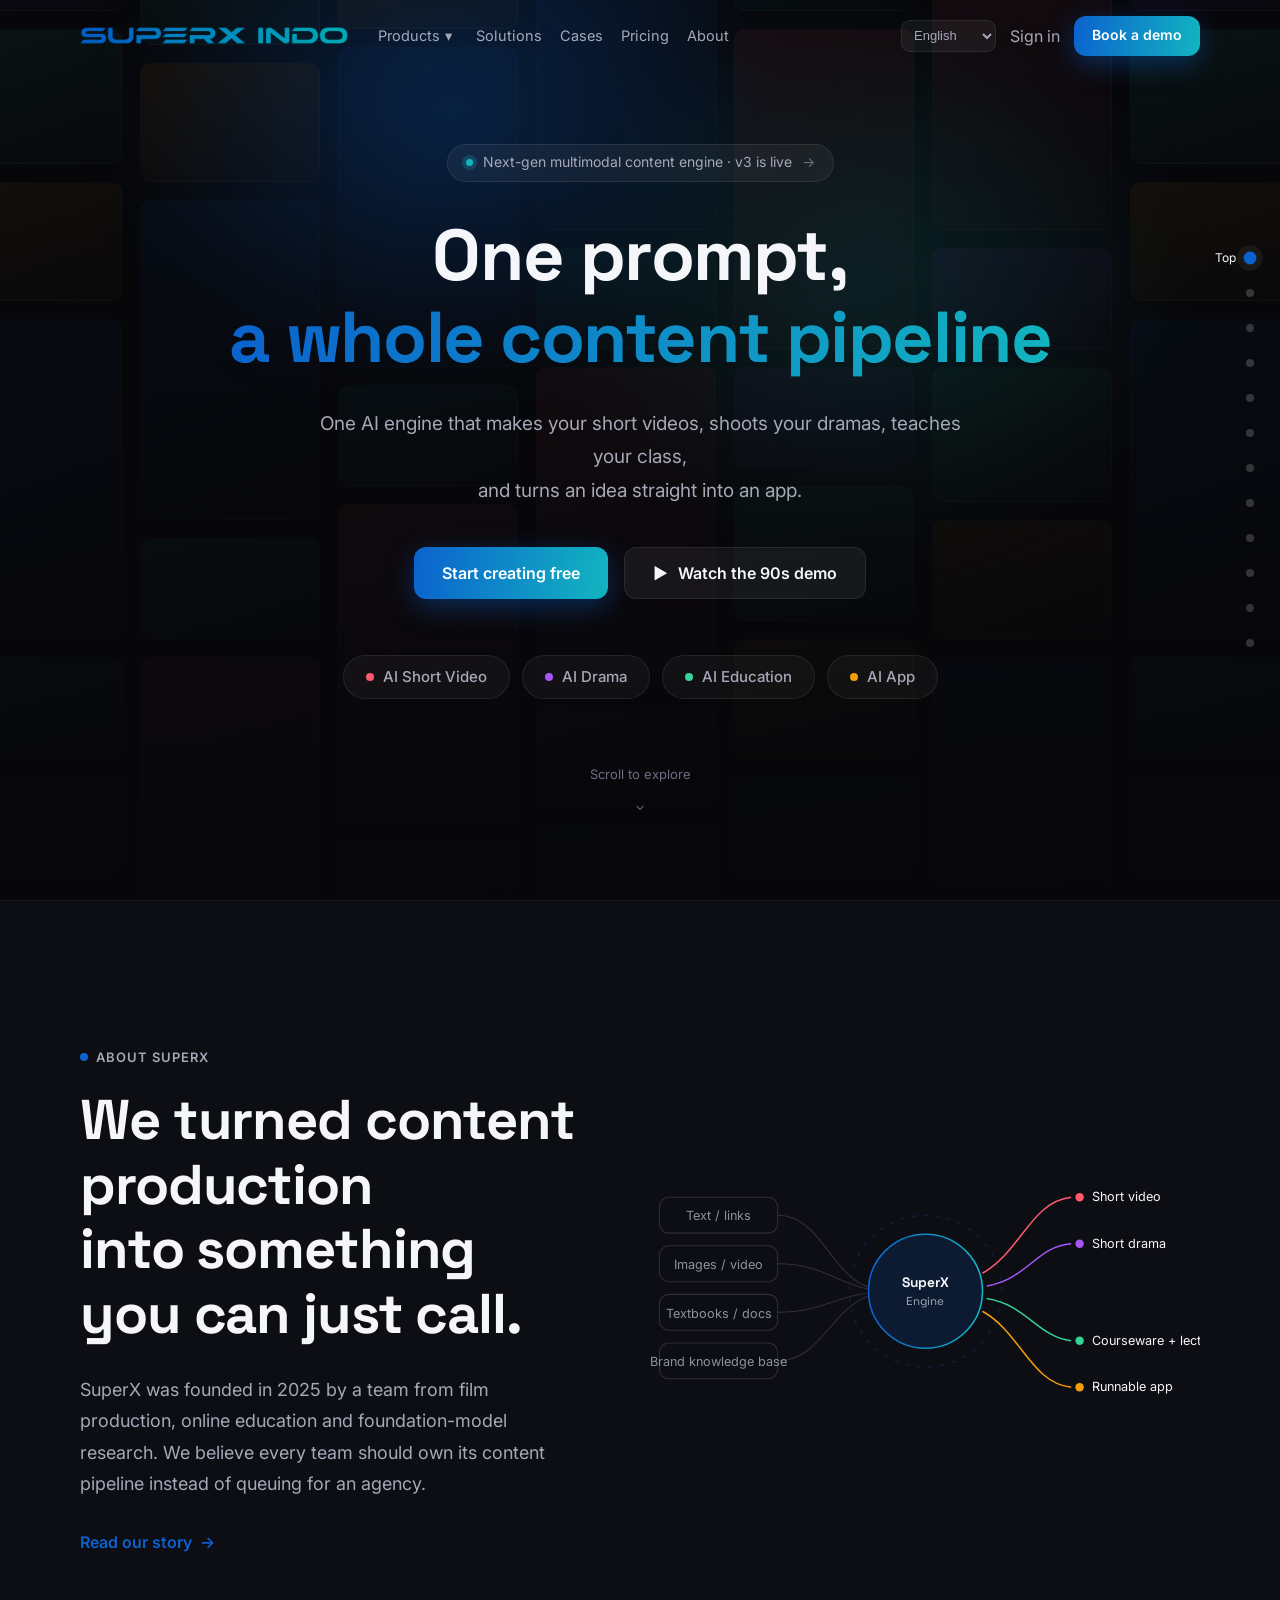
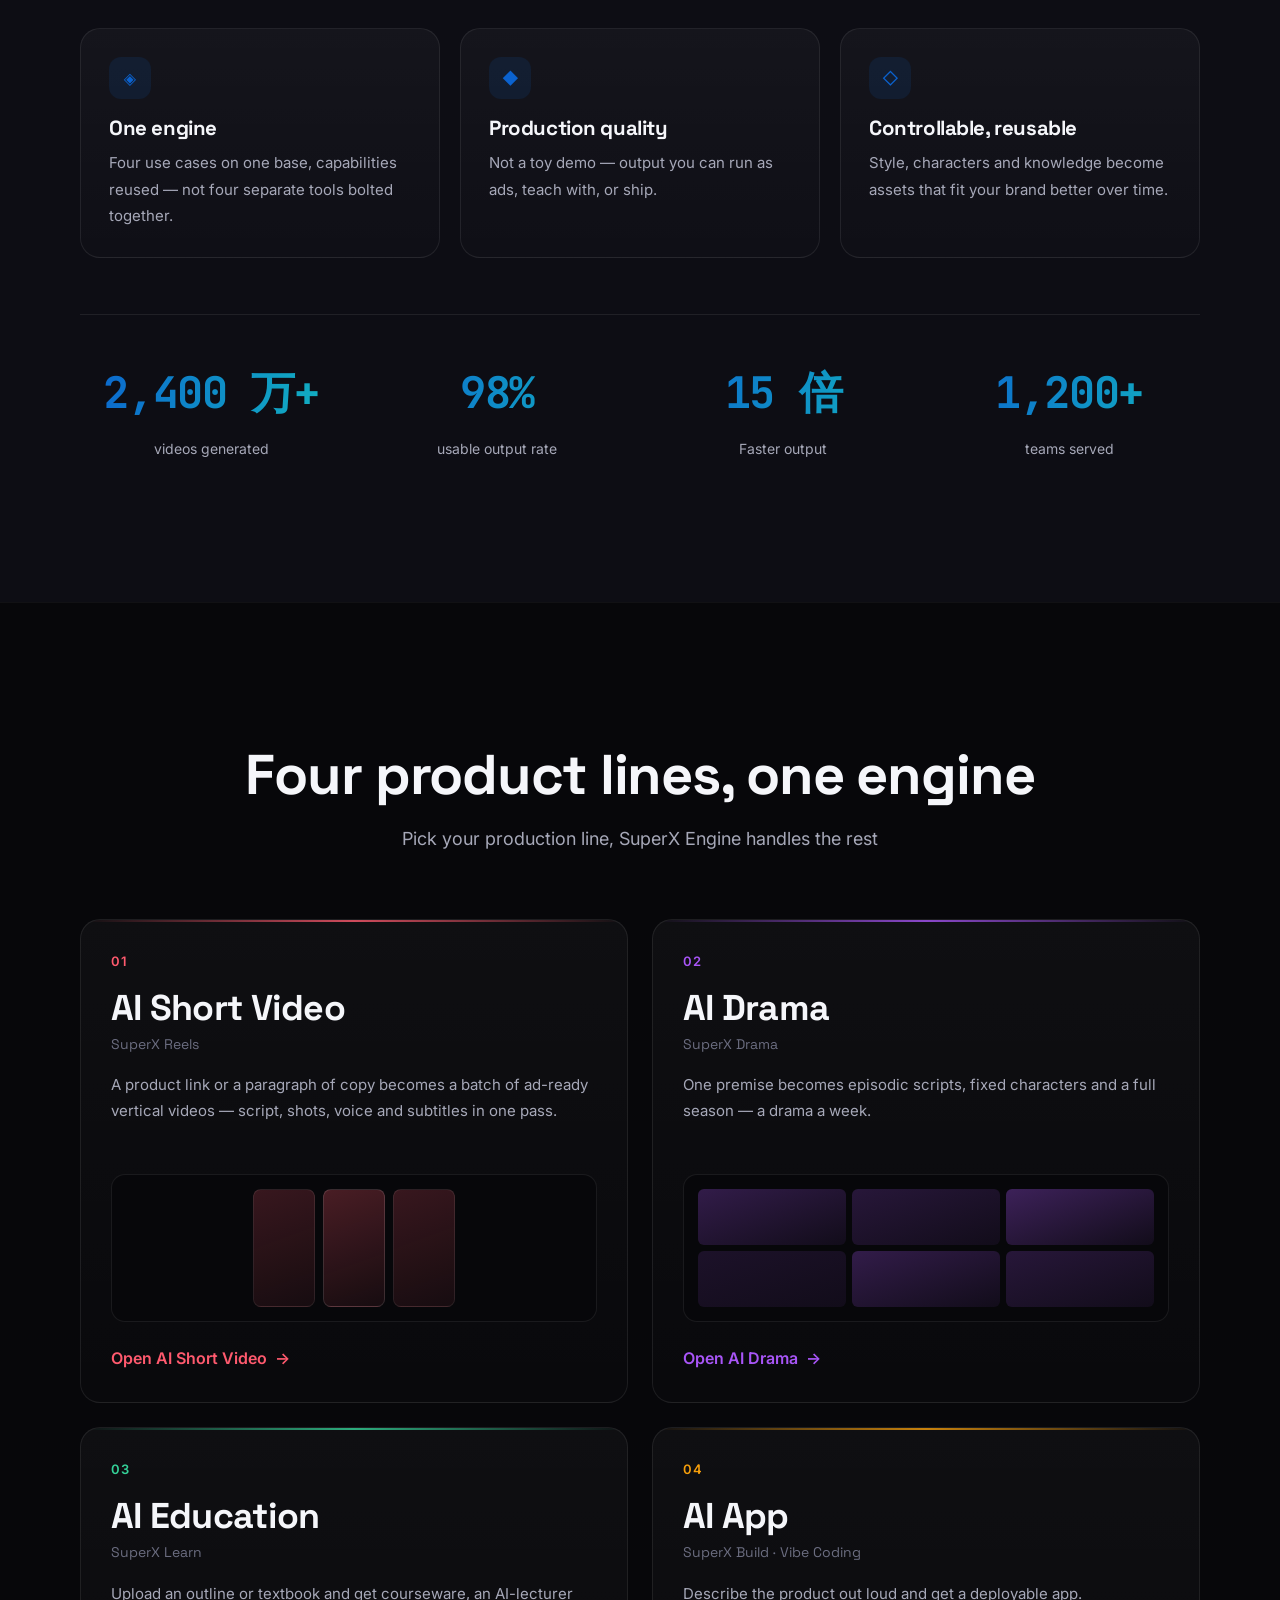
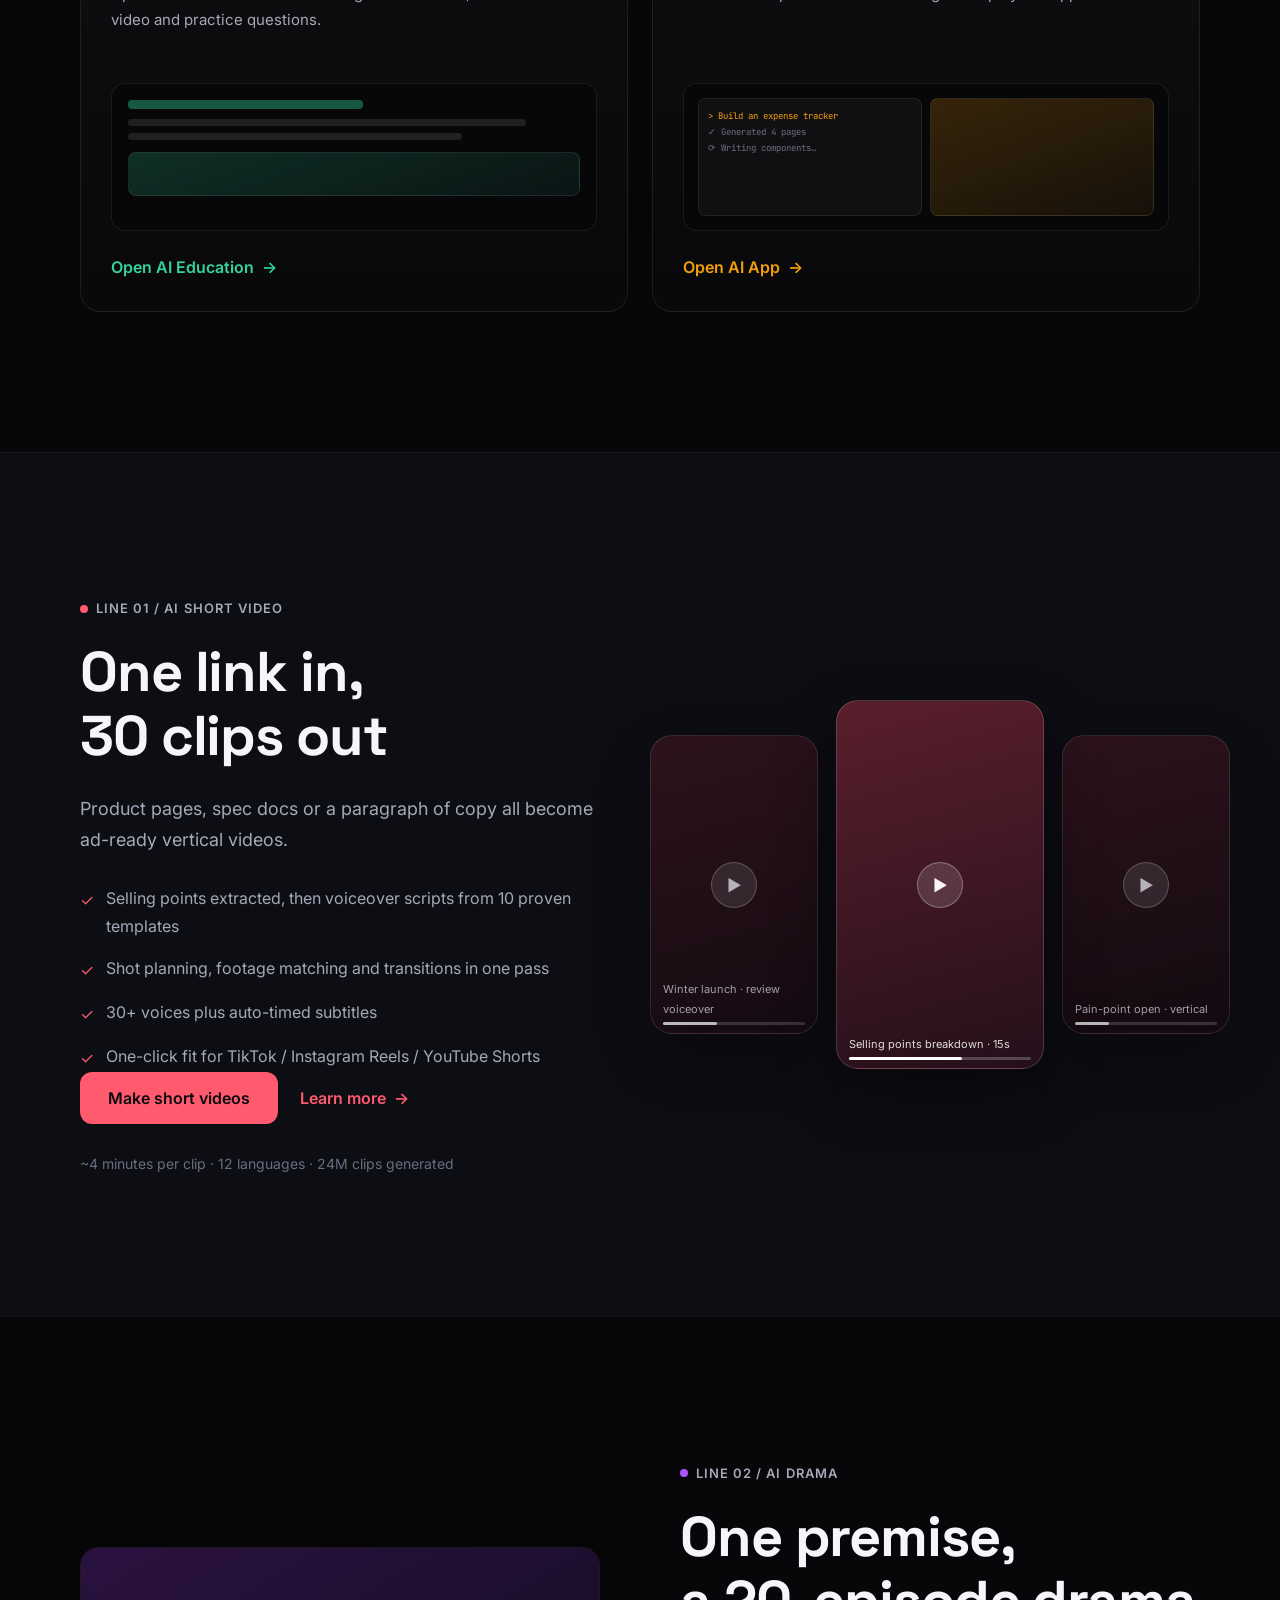
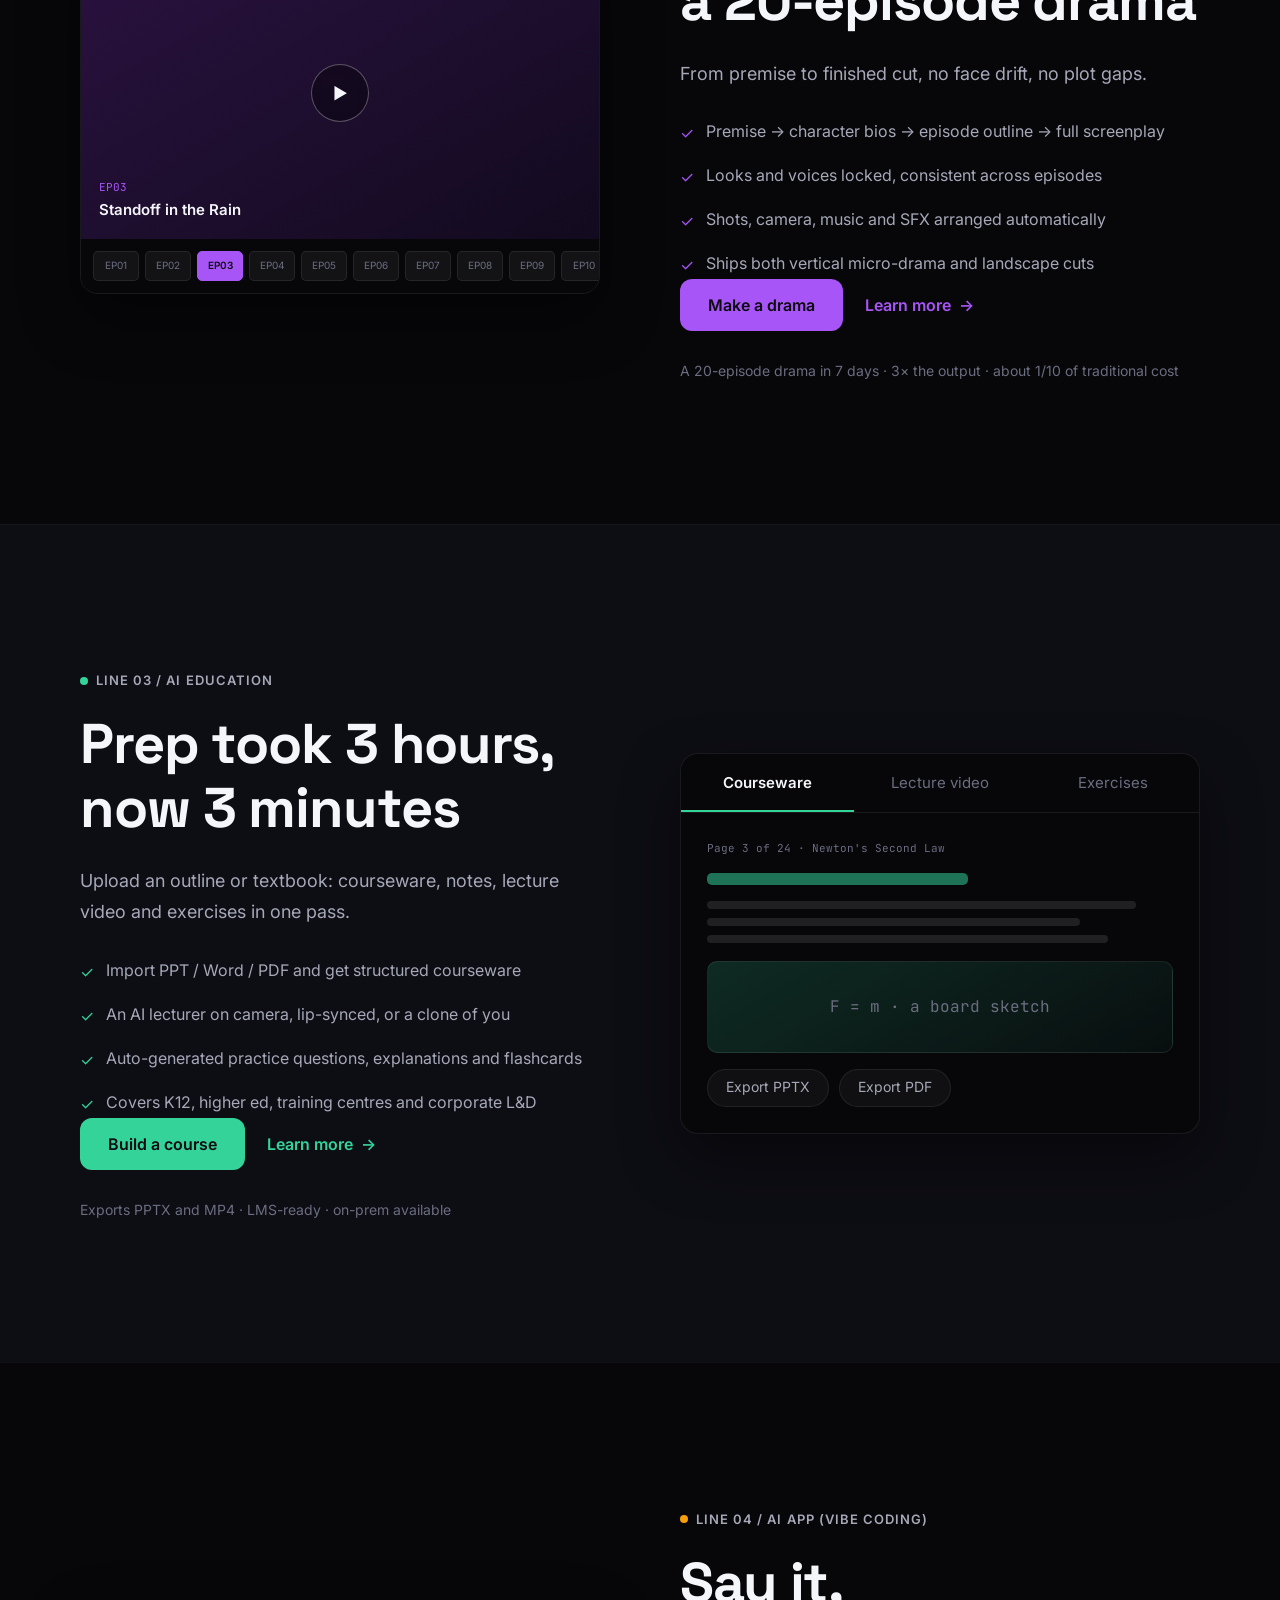
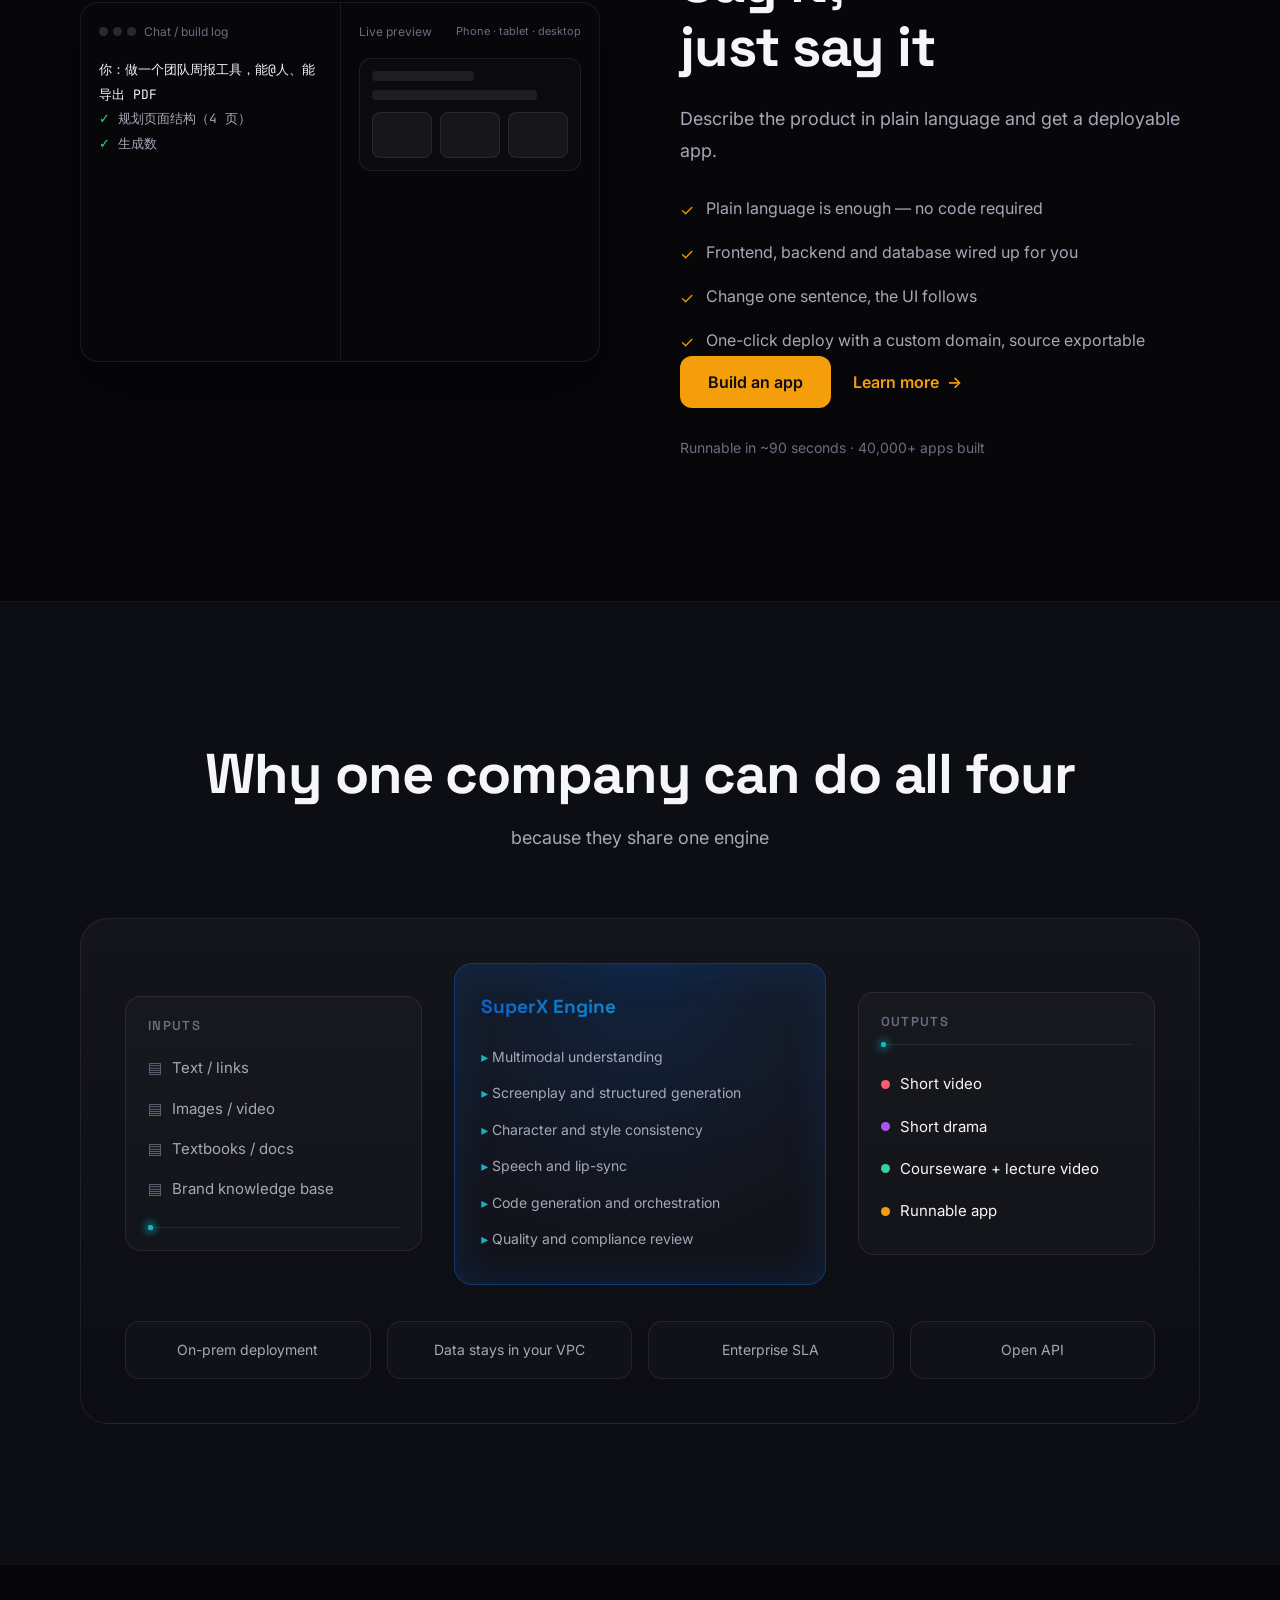
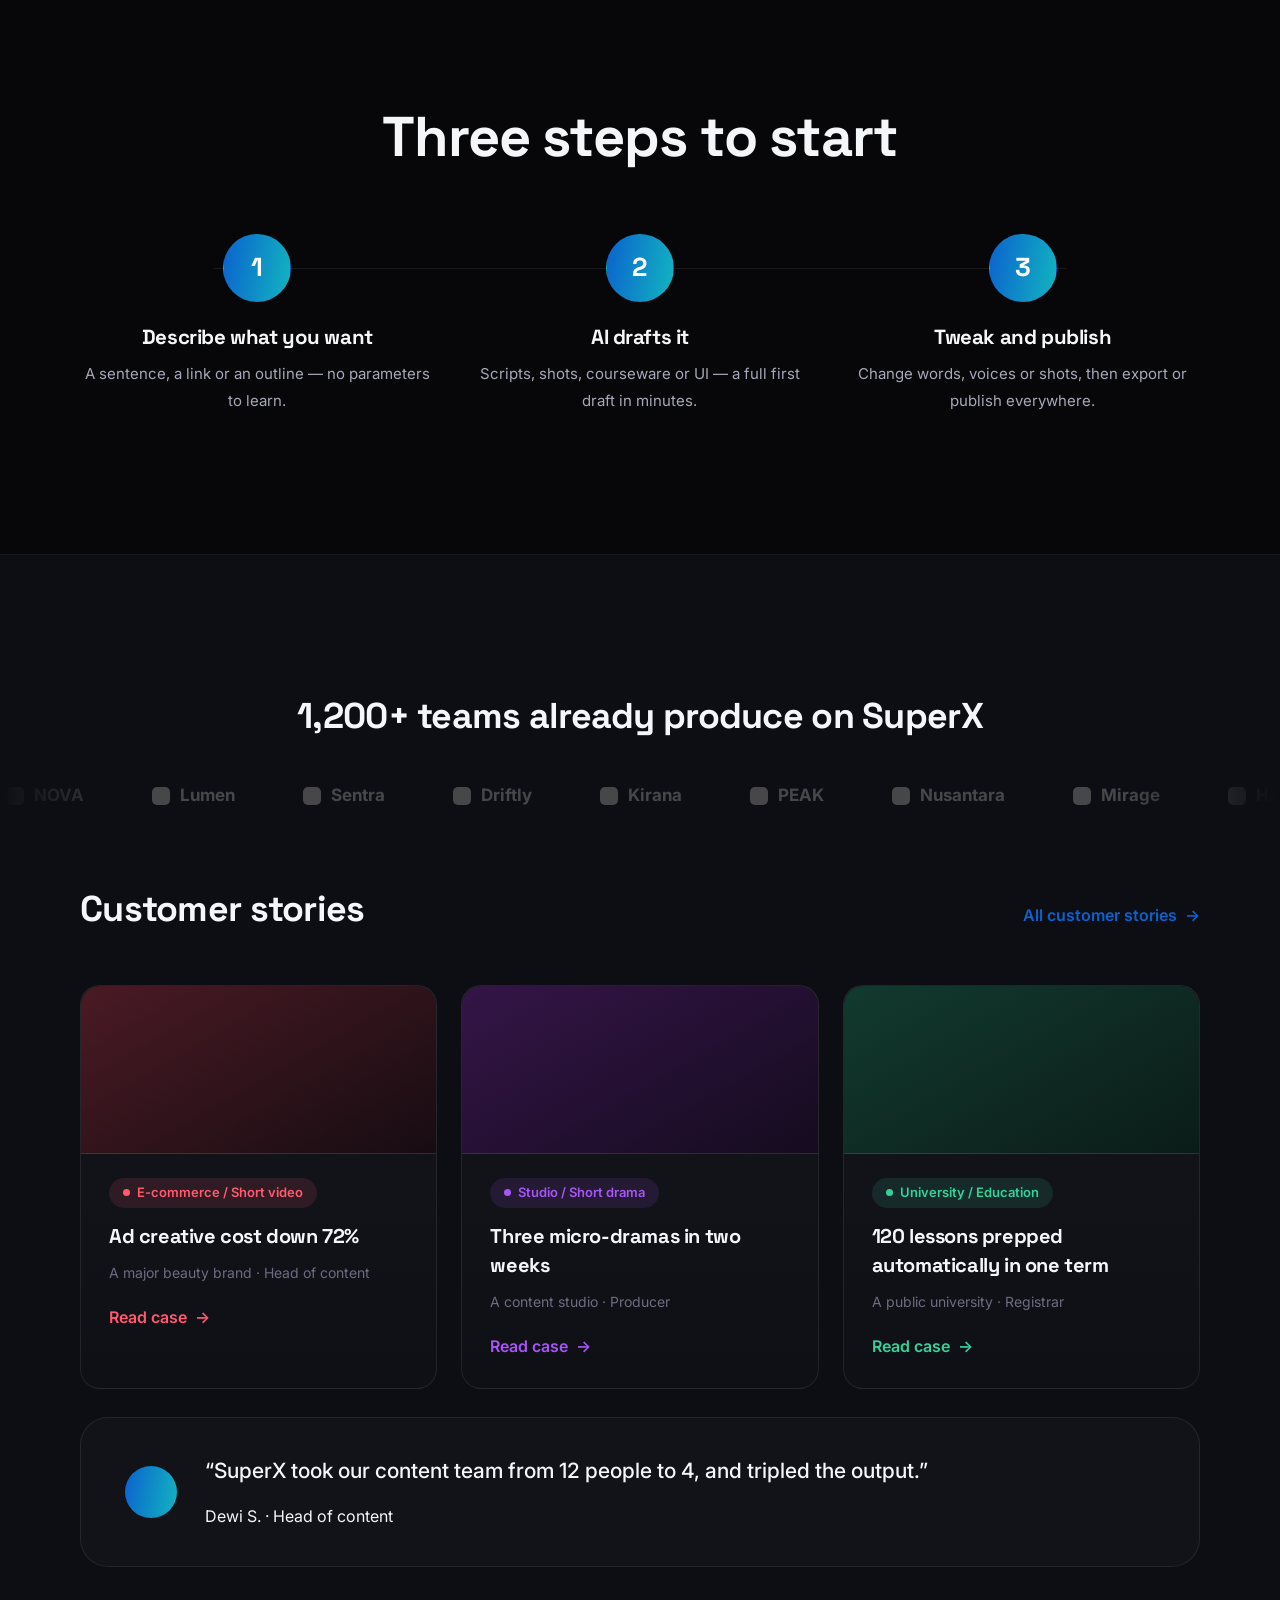
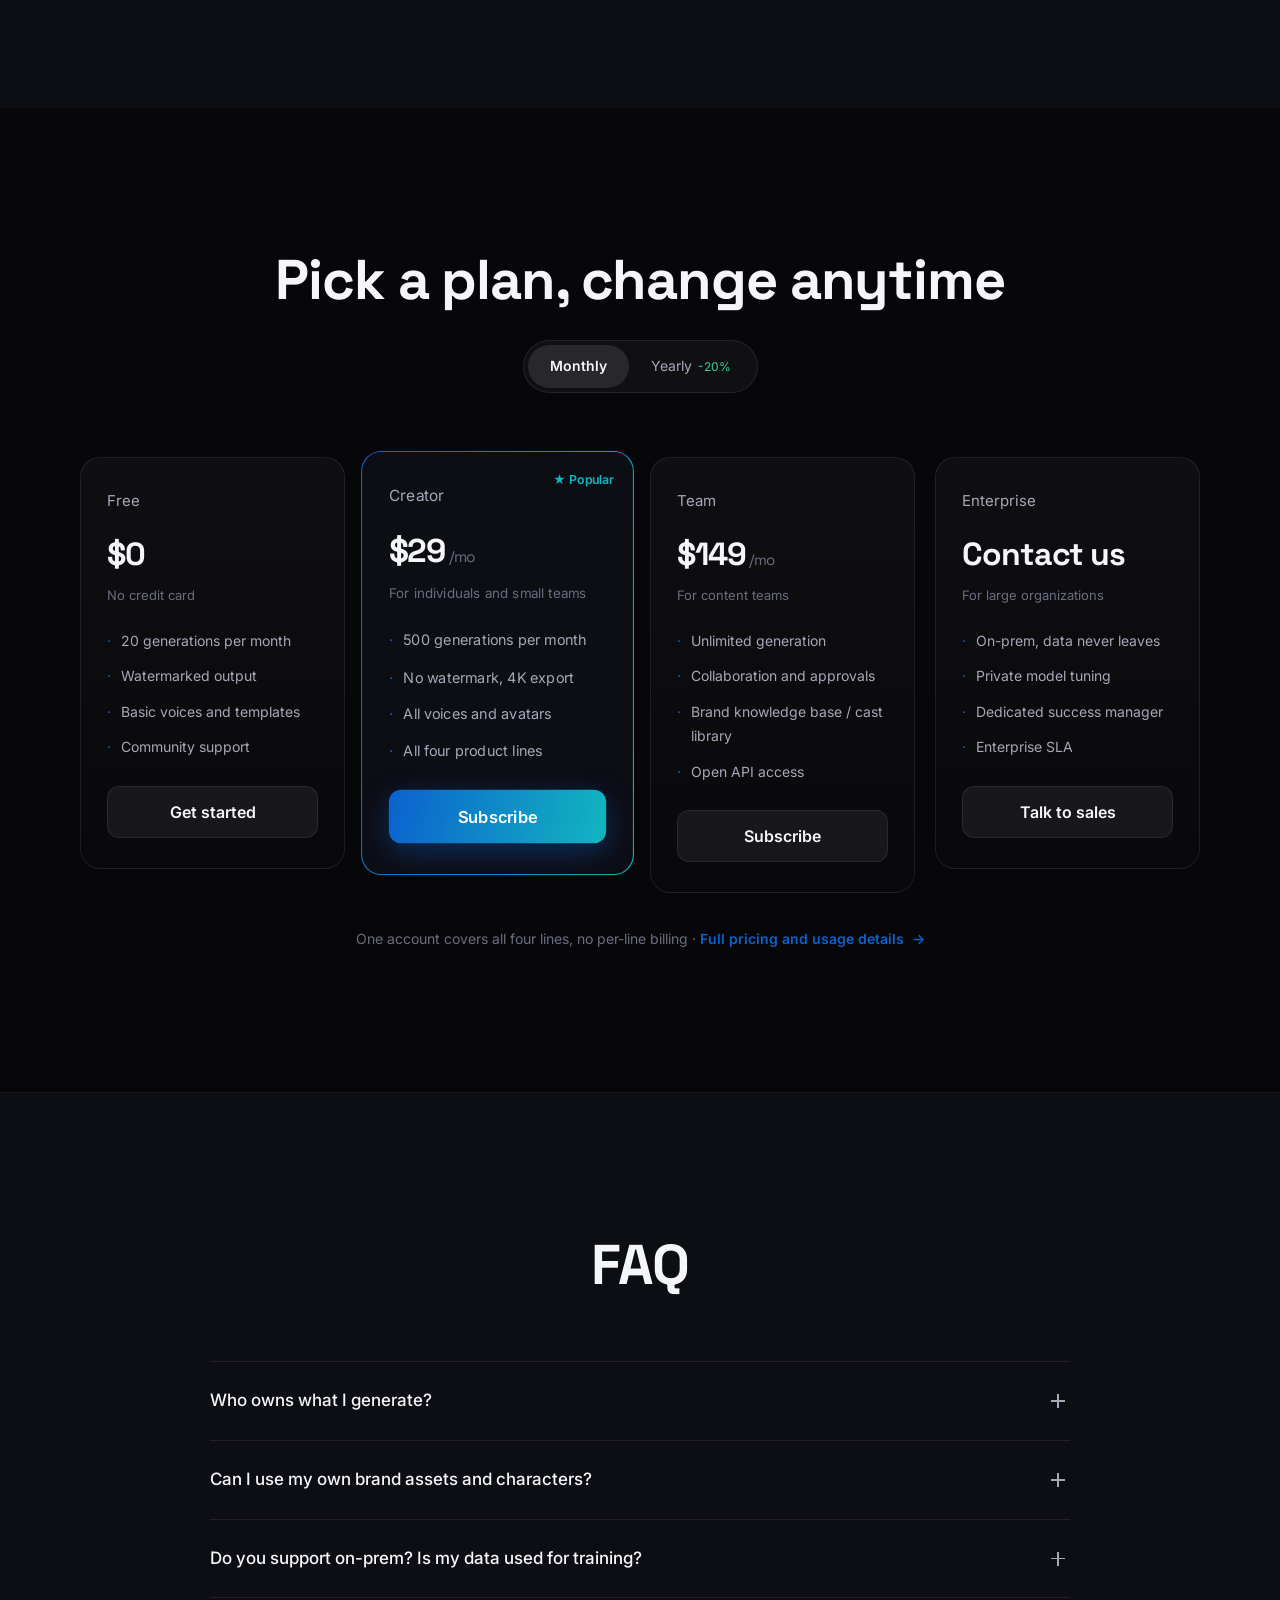
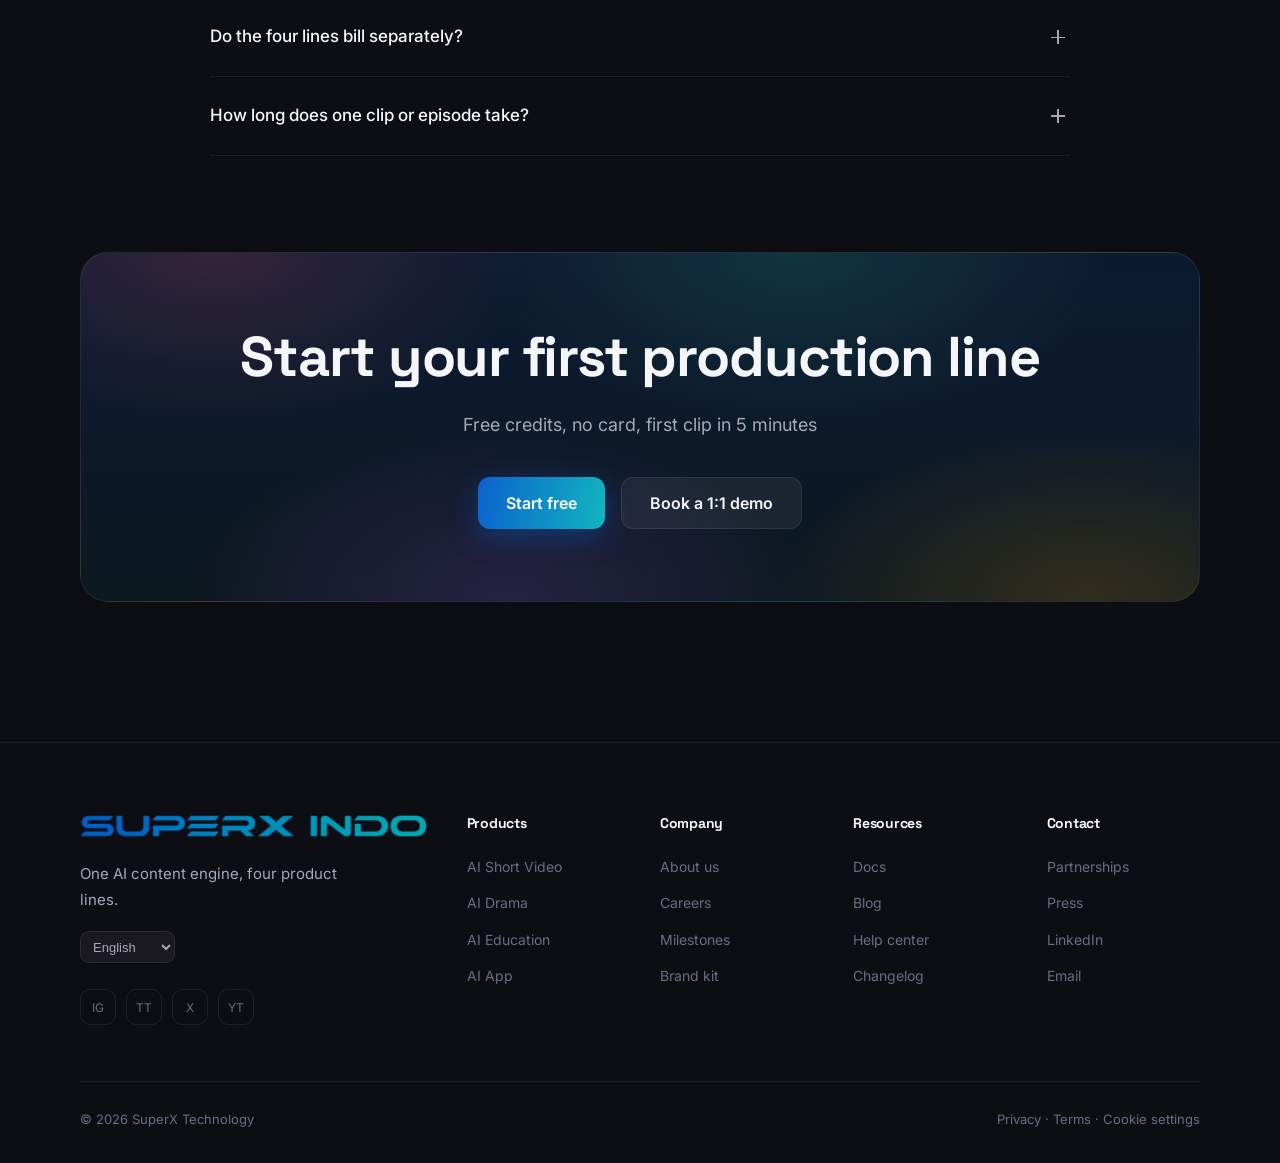
<file: index.html>
<!DOCTYPE html>
<html lang="zh-CN">
<head>
<meta charset="UTF-8">
<meta name="viewport" content="width=device-width, initial-scale=1">
<title>SUPERX INDO · 一句话，生成一整条内容生产线</title>
<meta name="description" content="SUPERX INDO 用同一套 AI 引擎，覆盖短视频、短剧、课程与应用四条生产线。">
<link rel="preconnect" href="https://fonts.googleapis.com">
<link rel="preconnect" href="https://fonts.gstatic.com" crossorigin>
<link href="https://fonts.googleapis.com/css2?family=Inter:wght@400;500;600;700&family=Space+Grotesk:wght@500;700&family=JetBrains+Mono:wght@400;700&display=swap" rel="stylesheet">
<link rel="canonical" href="https://superx-id.com/">
<meta property="og:type" content="website">
<meta property="og:site_name" content="SUPERX INDO">
<meta property="og:url" content="https://superx-id.com/">
<meta property="og:title" content="SUPERX INDO · 一句话，生成一整条内容生产线">
<meta property="og:description" content="SUPERX INDO 用同一套 AI 引擎，覆盖短视频、短剧、课程与应用四条生产线。">
<meta property="og:image" content="https://superx-id.com/assets/img/og.png">
<meta property="og:image:width" content="1200">
<meta property="og:image:height" content="630">
<meta name="twitter:card" content="summary_large_image">
<meta name="theme-color" content="#07070A">
<link rel="stylesheet" href="assets/css/styles.css">
<link rel="icon" href="data:image/svg+xml,<svg xmlns='http://www.w3.org/2000/svg' viewBox='0 0 32 32'><rect x='6' y='6' width='20' height='20' rx='5' transform='rotate(45 16 16)' fill='%230B62CE'/></svg>">
<script src="assets/js/i18n-dict.js"></script>
<script src="assets/js/i18n.js"></script>
</head>
<body>

<!-- ============ 全局导航 ============ -->
<header class="nav" id="nav">
  <div class="wrap">
    <a href="#top" class="logo"><img src="assets/img/logo.png" alt="SUPERX INDO"></a>

    <ul class="nav-links">
      <li>
        <button class="has-menu" aria-haspopup="true">产品 <span aria-hidden="true">▾</span></button>
        <div class="dropdown">
          <a class="dd-item" href="#video">
            <span class="dd-title"><i class="dot" style="background:var(--p1)"></i>AI 短视频</span>
            <span class="dd-desc">批量出片，一条链接变 30 条成片</span>
          </a>
          <a class="dd-item" href="#drama">
            <span class="dd-title"><i class="dot" style="background:var(--p2)"></i>AI 短剧</span>
            <span class="dd-desc">剧本到成片，角色跨集不跑脸</span>
          </a>
          <a class="dd-item" href="#education">
            <span class="dd-title"><i class="dot" style="background:var(--p3)"></i>AI 教育</span>
            <span class="dd-desc">课件 + 讲课视频 + 练习题</span>
          </a>
          <a class="dd-item" href="#app">
            <span class="dd-title"><i class="dot" style="background:var(--p4)"></i>AI App</span>
            <span class="dd-desc">Vibe Coding，说话就能造应用</span>
          </a>
          <div class="dd-foot">
            <span>SuperX Engine · 四条产品线共用的统一底座</span>
            <a class="btn-text" href="#engine">了解引擎 <span class="arrow">→</span></a>
          </div>
        </div>
      </li>
      <li><a href="#engine">解决方案</a></li>
      <li><a href="#cases">案例</a></li>
      <li><a href="#pricing">定价</a></li>
      <li><a href="#about">关于</a></li>
    </ul>

    <div class="nav-actions">
      <span data-lang-switch></span>
      <a href="login.html" class="muted" id="navAuth">登录</a>
      <a href="#cta" class="btn btn-primary btn-sm">预约演示</a>
    </div>

    <button class="burger" id="burger" aria-label="打开菜单" aria-expanded="false"><span></span></button>
  </div>
</header>

<nav class="drawer" id="drawer">
  <a class="drawer-card" href="#video"><i class="dot" style="background:var(--p1)"></i><span><b>AI 短视频</b><br><small class="dim">批量出片</small></span></a>
  <a class="drawer-card" href="#drama"><i class="dot" style="background:var(--p2)"></i><span><b>AI 短剧</b><br><small class="dim">剧本到成片</small></span></a>
  <a class="drawer-card" href="#education"><i class="dot" style="background:var(--p3)"></i><span><b>AI 教育</b><br><small class="dim">课件 + 讲课视频</small></span></a>
  <a class="drawer-card" href="#app"><i class="dot" style="background:var(--p4)"></i><span><b>AI App</b><br><small class="dim">Vibe Coding</small></span></a>
  <div class="drawer-links">
    <a href="#engine">解决方案</a>
    <a href="#cases">案例</a>
    <a href="#pricing">定价</a>
    <a href="#about">关于</a>
    <a href="login.html">登录</a>
  </div>
  <a href="#cta" class="btn btn-primary" style="width:100%;margin-top:18px">预约演示</a>
</nav>

<!-- ============ 右侧章节轴 ============ -->
<nav class="rail" id="rail" aria-label="章节导航">
  <a href="#top" data-target="top"><span class="pip"></span><span class="label">首屏</span></a>
  <a href="#about" data-target="about"><span class="pip"></span><span class="label">关于</span></a>
  <a href="#products" data-target="products"><span class="pip"></span><span class="label">产品</span></a>
  <a href="#video" data-target="video"><span class="pip"></span><span class="label">短视频</span></a>
  <a href="#drama" data-target="drama"><span class="pip"></span><span class="label">短剧</span></a>
  <a href="#education" data-target="education"><span class="pip"></span><span class="label">教育</span></a>
  <a href="#app" data-target="app"><span class="pip"></span><span class="label">AI App</span></a>
  <a href="#engine" data-target="engine"><span class="pip"></span><span class="label">引擎</span></a>
  <a href="#how" data-target="how"><span class="pip"></span><span class="label">流程</span></a>
  <a href="#cases" data-target="cases"><span class="pip"></span><span class="label">案例</span></a>
  <a href="#pricing" data-target="pricing"><span class="pip"></span><span class="label">定价</span></a>
  <a href="#faq" data-target="faq"><span class="pip"></span><span class="label">FAQ</span></a>
</nav>

<main id="top">

<!-- ============ 屏 01 · Hero ============ -->
<section class="hero" data-rail="top">
  <div class="hero-bg" aria-hidden="true">
    <div class="hero-glow"></div>
    <div class="collage" id="collage"></div>
  </div>
  <div class="wrap">
    <a href="#engine" class="announce reveal">
      <span class="dot"></span>新一代多模态内容引擎 · v3 已发布 <span class="dim">→</span>
    </a>
    <h1 class="h-display reveal">一句话，生成<br><span class="grad-text">一整条内容生产线</span></h1>
    <p class="lead reveal">SuperX 用同一套 AI 引擎，帮你做短视频、拍短剧、上好一堂课，<br>也帮你把想法直接变成一个 App。</p>
    <div class="hero-cta reveal">
      <a href="studio.html" class="btn btn-primary">免费开始创作</a>
      <a href="#" class="btn btn-ghost"><span aria-hidden="true">▶</span> 看 90 秒演示</a>
    </div>
    <div class="hero-pills reveal">
      <a href="#video"><i class="dot" style="background:var(--p1)"></i>AI 短视频</a>
      <a href="#drama"><i class="dot" style="background:var(--p2)"></i>AI 短剧</a>
      <a href="#education"><i class="dot" style="background:var(--p3)"></i>AI 教育</a>
      <a href="#app"><i class="dot" style="background:var(--p4)"></i>AI App</a>
    </div>
    <div class="scroll-hint reveal"><span>向下滚动探索</span><span class="chevron" aria-hidden="true">⌄</span></div>
  </div>
</section>

<!-- ============ 屏 02 · 我们是谁 ============ -->
<section class="screen alt" id="about" data-rail="about">
  <div class="wrap">
    <div class="about-grid">
      <div class="reveal">
        <div class="eyebrow"><span class="dot"></span>About SuperX</div>
        <h2 class="h1">我们把「内容生产」<br>做成一件可以调用的事。</h2>
        <p class="lead" style="margin-top:28px">
          SuperX 成立于 2025 年，团队来自影视工业、在线教育与基础模型研究。
          我们相信未来每个团队都应该拥有自己的内容生产线，而不是排队等外包。
        </p>
        <a href="#engine" class="btn-text" style="margin-top:28px">了解我们的故事 <span class="arrow">→</span></a>
      </div>
      <div class="reveal">
        <svg class="engine" viewBox="0 0 520 300" fill="none" xmlns="http://www.w3.org/2000/svg" role="img" aria-label="SuperX 引擎示意图：左侧输入经由中心引擎输出为视频、剧集、课程与应用">
          <defs>
            <linearGradient id="g1" x1="0" y1="0" x2="1" y2="0">
              <stop offset="0" stop-color="#0B62CE"/><stop offset="1" stop-color="#12B5C0"/>
            </linearGradient>
          </defs>
          <!-- 输入 -->
          <g opacity=".85">
            <rect x="8" y="58" width="112" height="34" rx="9" stroke="rgba(255,255,255,.16)"/>
            <text x="64" y="80" fill="#A6A8B8" font-size="12" text-anchor="middle" font-family="Inter,sans-serif">文字 / 链接</text>
            <rect x="8" y="104" width="112" height="34" rx="9" stroke="rgba(255,255,255,.16)"/>
            <text x="64" y="126" fill="#A6A8B8" font-size="12" text-anchor="middle" font-family="Inter,sans-serif">图片 / 视频</text>
            <rect x="8" y="150" width="112" height="34" rx="9" stroke="rgba(255,255,255,.16)"/>
            <text x="64" y="172" fill="#A6A8B8" font-size="12" text-anchor="middle" font-family="Inter,sans-serif">教材 / 文档</text>
            <rect x="8" y="196" width="112" height="34" rx="9" stroke="rgba(255,255,255,.16)"/>
            <text x="64" y="218" fill="#A6A8B8" font-size="12" text-anchor="middle" font-family="Inter,sans-serif">品牌知识库</text>
          </g>
          <!-- 输入连线 -->
          <g stroke="rgba(255,255,255,.14)">
            <path d="M120 75 C 160 75, 170 130, 205 143"/>
            <path d="M120 121 C 160 121, 175 138, 205 145"/>
            <path d="M120 167 C 160 167, 175 152, 205 149"/>
            <path d="M120 213 C 160 213, 170 165, 205 152"/>
          </g>
          <!-- 核心 -->
          <circle cx="260" cy="147" r="54" fill="rgba(11,98,206,.16)" stroke="url(#g1)" stroke-width="1.5"/>
          <circle cx="260" cy="147" r="72" stroke="rgba(11,98,206,.28)" stroke-dasharray="4 7">
            <animateTransform attributeName="transform" type="rotate" from="0 260 147" to="360 260 147" dur="24s" repeatCount="indefinite"/>
          </circle>
          <text x="260" y="143" fill="#F5F6FA" font-size="13" font-weight="700" text-anchor="middle" font-family="Space Grotesk,sans-serif">SuperX</text>
          <text x="260" y="160" fill="#A6A8B8" font-size="11" text-anchor="middle" font-family="Space Grotesk,sans-serif">Engine</text>
          <!-- 输出连线 -->
          <g stroke-width="1.4" fill="none">
            <path d="M314 130 C 350 110, 360 62, 398 58" stroke="#FF5A6E"/>
            <path d="M318 142 C 356 136, 366 104, 398 102" stroke="#A855F7"/>
            <path d="M318 154 C 356 160, 366 190, 398 194" stroke="#34D399"/>
            <path d="M314 166 C 350 186, 360 234, 398 238" stroke="#F59E0B"/>
          </g>
          <!-- 输出 -->
          <g font-size="12" font-family="Inter,sans-serif">
            <circle cx="406" cy="58" r="4" fill="#FF5A6E"/><text x="418" y="62" fill="#F5F6FA">短视频</text>
            <circle cx="406" cy="102" r="4" fill="#A855F7"/><text x="418" y="106" fill="#F5F6FA">短剧</text>
            <circle cx="406" cy="194" r="4" fill="#34D399"/><text x="418" y="198" fill="#F5F6FA">课件 + 讲课</text>
            <circle cx="406" cy="238" r="4" fill="#F59E0B"/><text x="418" y="242" fill="#F5F6FA">可运行应用</text>
          </g>
        </svg>
      </div>
    </div>

    <div class="pillars">
      <div class="card pillar reveal">
        <div class="ico" aria-hidden="true">◈</div>
        <h3 class="h3">一套引擎</h3>
        <p class="muted" style="margin-top:10px;font-size:15px">四个场景共用同一底座，能力互相复用，不是四个独立工具的拼盘。</p>
      </div>
      <div class="card pillar reveal">
        <div class="ico" aria-hidden="true">◆</div>
        <h3 class="h3">工业级质量</h3>
        <p class="muted" style="margin-top:10px;font-size:15px">不是玩具 demo，是能直接投放、直接上课、直接上线的成品。</p>
      </div>
      <div class="card pillar reveal">
        <div class="ico" aria-hidden="true">◇</div>
        <h3 class="h3">可控可复用</h3>
        <p class="muted" style="margin-top:10px;font-size:15px">风格、角色、知识可以沉淀成资产，越用越贴合你的品牌。</p>
      </div>
    </div>

    <div class="metrics reveal">
      <div class="metric"><div class="num mono grad-text" data-count="2400" data-suffix=" 万+">0</div><div class="cap">累计生成视频</div></div>
      <div class="metric"><div class="num mono grad-text" data-count="98" data-suffix="%">0</div><div class="cap">出片可用率</div></div>
      <div class="metric"><div class="num mono grad-text" data-count="15" data-suffix=" 倍">0</div><div class="cap">生产提效</div></div>
      <div class="metric"><div class="num mono grad-text" data-count="1200" data-suffix="+">0</div><div class="cap">服务团队</div></div>
    </div>
  </div>
</section>

<!-- ============ 屏 03 · 产品矩阵 ============ -->
<section class="screen" id="products" data-rail="products">
  <div class="wrap">
    <div class="section-head reveal">
      <h2 class="h1">四条产品线，一个底座</h2>
      <p class="lead">选择你要的生产线，剩下的交给 SuperX Engine</p>
    </div>
    <div class="matrix">

      <a class="card pcard reveal" href="#video" style="--accent:var(--p1);--accent-soft:rgba(255,90,110,.12)">
        <div class="body">
          <div class="idx">01</div>
          <h3 class="h2">AI 短视频</h3>
          <div class="en">SuperX Reels</div>
          <p>一条产品链接 / 一段文案，批量产出可投放的竖屏短视频。脚本、分镜、配音、字幕一次到位。</p>
        </div>
        <div class="thumb">
          <div style="display:flex;gap:8px;padding:14px;height:100%;justify-content:center">
            <div style="flex:none;width:62px;border-radius:8px;background:linear-gradient(160deg,#FF5A6E33,#FF5A6E11);border:1px solid rgba(255,255,255,.08)"></div>
            <div style="flex:none;width:62px;border-radius:8px;background:linear-gradient(160deg,#FF5A6E44,#FF5A6E11);border:1px solid rgba(255,255,255,.12)"></div>
            <div style="flex:none;width:62px;border-radius:8px;background:linear-gradient(160deg,#FF5A6E33,#FF5A6E11);border:1px solid rgba(255,255,255,.08)"></div>
          </div>
        </div>
        <div class="foot"><span class="btn-text">进入 AI 短视频 <span class="arrow">→</span></span></div>
      </a>

      <a class="card pcard reveal" href="#drama" style="--accent:var(--p2);--accent-soft:rgba(168,85,247,.12)">
        <div class="body">
          <div class="idx">02</div>
          <h3 class="h2">AI 短剧</h3>
          <div class="en">SuperX Drama</div>
          <p>一句梗概生成分集剧本、固定角色、连续剧集，一周上线一部短剧。</p>
        </div>
        <div class="thumb">
          <div style="display:grid;grid-template-columns:repeat(3,1fr);gap:6px;padding:14px;height:100%">
            <div style="border-radius:6px;background:linear-gradient(160deg,#A855F744,#A855F711)"></div>
            <div style="border-radius:6px;background:linear-gradient(160deg,#A855F733,#A855F711)"></div>
            <div style="border-radius:6px;background:linear-gradient(160deg,#A855F755,#A855F711)"></div>
            <div style="border-radius:6px;background:linear-gradient(160deg,#A855F722,#A855F711)"></div>
            <div style="border-radius:6px;background:linear-gradient(160deg,#A855F744,#A855F711)"></div>
            <div style="border-radius:6px;background:linear-gradient(160deg,#A855F733,#A855F711)"></div>
          </div>
        </div>
        <div class="foot"><span class="btn-text">进入 AI 短剧 <span class="arrow">→</span></span></div>
      </a>

      <a class="card pcard reveal" href="#education" style="--accent:var(--p3);--accent-soft:rgba(52,211,153,.12)">
        <div class="body">
          <div class="idx">03</div>
          <h3 class="h2">AI 教育</h3>
          <div class="en">SuperX Learn</div>
          <p>上传大纲或教材，生成课件 + 数字讲师讲课视频 + 随堂练习题。</p>
        </div>
        <div class="thumb">
          <div style="padding:16px;height:100%">
            <div style="height:9px;width:52%;border-radius:4px;background:#34D39966;margin-bottom:10px"></div>
            <div style="height:7px;width:88%;border-radius:4px;background:rgba(255,255,255,.1);margin-bottom:7px"></div>
            <div style="height:7px;width:74%;border-radius:4px;background:rgba(255,255,255,.1);margin-bottom:12px"></div>
            <div style="height:44px;border-radius:8px;background:linear-gradient(160deg,#34D39933,#34D39911);border:1px solid rgba(255,255,255,.08)"></div>
          </div>
        </div>
        <div class="foot"><span class="btn-text">进入 AI 教育 <span class="arrow">→</span></span></div>
      </a>

      <a class="card pcard reveal" href="#app" style="--accent:var(--p4);--accent-soft:rgba(245,158,11,.12)">
        <div class="body">
          <div class="idx">04</div>
          <h3 class="h2">AI App</h3>
          <div class="en">SuperX Build · Vibe Coding</div>
          <p>用说话的方式描述产品，直接得到可运行、可部署的应用。</p>
        </div>
        <div class="thumb">
          <div style="display:grid;grid-template-columns:1fr 1fr;gap:8px;padding:14px;height:100%">
            <div class="mono" style="border-radius:8px;background:rgba(255,255,255,.04);border:1px solid rgba(255,255,255,.08);padding:9px;font-size:9px;color:#F59E0B;line-height:1.8">&gt; 做一个记账小程序<br><span style="color:#6B6D80">✓ 生成 4 个页面</span><br><span style="color:#6B6D80">⟳ 编写组件…</span></div>
            <div style="border-radius:8px;background:linear-gradient(160deg,#F59E0B33,#F59E0B11);border:1px solid rgba(255,255,255,.08)"></div>
          </div>
        </div>
        <div class="foot"><span class="btn-text">进入 AI App <span class="arrow">→</span></span></div>
      </a>

    </div>
  </div>
</section>

<!-- ============ 屏 04 · P1 AI 短视频 ============ -->
<section class="screen alt" id="video" data-rail="video" style="--accent:var(--p1);--accent-soft:rgba(255,90,110,.12)">
  <div class="wrap">
    <div class="split">
      <div class="split-text reveal">
        <div class="eyebrow"><span class="dot"></span>产品线 01 / AI 短视频</div>
        <h2 class="h1">一个链接进去，<br>30 条成片出来</h2>
        <p class="lead" style="margin-top:24px">电商详情页、产品文档、一段文案，都能直接变成可投放的竖屏短视频。</p>
        <ul class="feature-list">
          <li><span class="tick">✓</span>自动拆解卖点 → 生成口播脚本，10 种爆款模板</li>
          <li><span class="tick">✓</span>分镜编排 / 素材匹配 / 转场一步到位</li>
          <li><span class="tick">✓</span>30+ 音色配音 + 智能字幕自动打轴</li>
          <li><span class="tick">✓</span>一键适配 TikTok / Instagram Reels / YouTube Shorts</li>
        </ul>
        <a href="studio.html?mode=video" class="btn btn-accent">开始做短视频</a>
        <a href="#cta" class="btn-text" style="margin-left:18px">了解更多 <span class="arrow">→</span></a>
        <p class="split-stats">平均 4 分钟出片 · 支持 12 种语言 · 已生成 2,400 万条</p>
      </div>
      <div class="reveal">
        <div class="phones">
          <div class="phone" style="background:linear-gradient(165deg,#3A1620,#1A0B12)">
            <div class="play" aria-hidden="true">▶</div>
            <div class="cap">冬季新品 · 测评式口播</div><div class="bar"><i></i></div>
          </div>
          <div class="phone" style="background:linear-gradient(165deg,#5A1E2C,#24101A)">
            <div class="play" aria-hidden="true">▶</div>
            <div class="cap">爆款卖点拆解 · 15s</div><div class="bar"><i style="width:62%"></i></div>
          </div>
          <div class="phone" style="background:linear-gradient(165deg,#3A1620,#160A10)">
            <div class="play" aria-hidden="true">▶</div>
            <div class="cap">痛点式开场 · 竖屏</div><div class="bar"><i style="width:24%"></i></div>
          </div>
        </div>
      </div>
    </div>
  </div>
</section>

<!-- ============ 屏 05 · P2 AI 短剧 ============ -->
<section class="screen" id="drama" data-rail="drama" style="--accent:var(--p2);--accent-soft:rgba(168,85,247,.12)">
  <div class="wrap">
    <div class="split mirror">
      <div class="split-text reveal">
        <div class="eyebrow"><span class="dot"></span>产品线 02 / AI 短剧</div>
        <h2 class="h1">一句梗概，<br>一部 20 集短剧</h2>
        <p class="lead" style="margin-top:24px">从故事梗概到成片，角色不跑脸，剧情不断线。</p>
        <ul class="feature-list">
          <li><span class="tick">✓</span>梗概 → 人物小传 → 分集大纲 → 完整剧本</li>
          <li><span class="tick">✓</span>角色形象与音色锁定，跨集保持一致</li>
          <li><span class="tick">✓</span>分镜、运镜、配乐、音效自动编排</li>
          <li><span class="tick">✓</span>支持竖屏微短剧与横屏剧集双版输出</li>
        </ul>
        <a href="studio.html?mode=drama" class="btn btn-accent">开始做短剧</a>
        <a href="#cta" class="btn-text" style="margin-left:18px">了解更多 <span class="arrow">→</span></a>
        <p class="split-stats">7 天一部 20 集短剧 · 同期产量 ×3 · 成本约为传统制作的 1/10</p>
      </div>
      <div class="reveal">
        <div class="stage">
          <div class="frame" id="dramaFrame" style="background:linear-gradient(150deg,#2A1240,#120A1E)">
            <div class="play" aria-hidden="true">▶</div>
            <div style="position:absolute;left:18px;bottom:16px">
              <div class="mono" style="font-size:11px;color:#A855F7">EP03</div>
              <div style="font-size:15px;font-weight:600" id="dramaTitle">雨夜对峙</div>
            </div>
          </div>
          <div class="filmstrip" id="filmstrip" role="tablist" aria-label="剧集选择"></div>
        </div>
      </div>
    </div>
  </div>
</section>

<!-- ============ 屏 06 · P3 AI 教育 ============ -->
<section class="screen alt" id="education" data-rail="education" style="--accent:var(--p3);--accent-soft:rgba(52,211,153,.12)">
  <div class="wrap">
    <div class="split">
      <div class="split-text reveal">
        <div class="eyebrow"><span class="dot"></span>产品线 03 / AI 教育</div>
        <h2 class="h1">备课 3 小时，<br>现在 3 分钟</h2>
        <p class="lead" style="margin-top:24px">上传大纲或教材，课件、讲稿、讲课视频、练习题一次生成。</p>
        <ul class="feature-list">
          <li><span class="tick">✓</span>PPT / Word / PDF 导入，自动生成结构化课件</li>
          <li><span class="tick">✓</span>数字讲师出镜讲课，口型同步、可克隆本人</li>
          <li><span class="tick">✓</span>自动生成随堂练习、解析与知识点卡片</li>
          <li><span class="tick">✓</span>覆盖 K12 / 高校 / 教培 / 企业内训</li>
        </ul>
        <a href="studio.html?mode=education" class="btn btn-accent">开始做课程</a>
        <a href="#cta" class="btn-text" style="margin-left:18px">了解更多 <span class="arrow">→</span></a>
        <p class="split-stats">输出 PPTX 与 MP4 · 可对接 LMS · 数据支持私有化部署</p>
      </div>
      <div class="reveal">
        <div class="tabs">
          <div class="tabbar" id="eduTabs" role="tablist">
            <button class="on" role="tab" aria-selected="true">课件</button>
            <button role="tab" aria-selected="false">讲课视频</button>
            <button role="tab" aria-selected="false">练习题</button>
            <span class="ink"></span>
          </div>

          <div class="tabpanel on" role="tabpanel">
            <div class="dim mono" style="font-size:11px;margin-bottom:14px">第 3 页 / 共 24 页 · 牛顿第二定律</div>
            <div style="height:12px;width:56%;border-radius:5px;background:#34D39988;margin-bottom:16px"></div>
            <div style="height:8px;width:92%;border-radius:4px;background:rgba(255,255,255,.1);margin-bottom:9px"></div>
            <div style="height:8px;width:80%;border-radius:4px;background:rgba(255,255,255,.1);margin-bottom:9px"></div>
            <div style="height:8px;width:86%;border-radius:4px;background:rgba(255,255,255,.1);margin-bottom:18px"></div>
            <div style="height:92px;border-radius:10px;background:linear-gradient(150deg,rgba(52,211,153,.18),rgba(52,211,153,.04));border:1px solid var(--line);display:grid;place-items:center" class="mono dim">F = m · a　板书示意图</div>
            <div style="margin-top:16px;display:flex;gap:10px"><span class="chip btn-sm">导出 PPTX</span><span class="chip btn-sm">导出 PDF</span></div>
          </div>

          <div class="tabpanel" role="tabpanel">
            <div style="display:grid;grid-template-columns:1fr 1.25fr;gap:14px">
              <div style="aspect-ratio:3/4;border-radius:10px;background:linear-gradient(160deg,#10382C,#0A1B17);border:1px solid var(--line);display:grid;place-items:end center;padding-bottom:12px" class="dim mono">数字讲师</div>
              <div style="border-radius:10px;background:rgba(255,255,255,.03);border:1px solid var(--line);padding:14px">
                <div style="height:9px;width:60%;border-radius:4px;background:#34D39977;margin-bottom:12px"></div>
                <div style="height:7px;width:90%;border-radius:4px;background:rgba(255,255,255,.1);margin-bottom:8px"></div>
                <div style="height:7px;width:72%;border-radius:4px;background:rgba(255,255,255,.1)"></div>
              </div>
            </div>
            <div style="margin-top:16px;display:flex;align-items:center;gap:12px">
              <span aria-hidden="true">▶</span>
              <div style="flex:1;height:4px;border-radius:2px;background:rgba(255,255,255,.12)"><i style="display:block;width:22%;height:100%;border-radius:2px;background:var(--p3)"></i></div>
              <span class="mono dim" style="font-size:12px">00:12 / 08:40</span>
            </div>
            <div style="margin-top:16px;display:flex;gap:10px"><span class="chip btn-sm">导出 MP4</span><span class="chip btn-sm">导出 SCORM</span></div>
          </div>

          <div class="tabpanel" role="tabpanel">
            <div style="display:grid;gap:12px">
              <div style="border:1px solid var(--line);border-radius:10px;padding:14px">
                <div style="font-size:14px;margin-bottom:10px"><b class="mono" style="color:var(--p3)">Q1</b> 单选 · 质量不变时，合力增大一倍，加速度将…</div>
                <div style="display:grid;gap:7px">
                  <div style="height:8px;width:46%;border-radius:4px;background:rgba(255,255,255,.1)"></div>
                  <div style="height:8px;width:38%;border-radius:4px;background:rgba(52,211,153,.5)"></div>
                  <div style="height:8px;width:52%;border-radius:4px;background:rgba(255,255,255,.1)"></div>
                </div>
              </div>
              <div style="border:1px solid var(--line);border-radius:10px;padding:14px">
                <div style="font-size:14px"><b class="mono" style="color:var(--p3)">Q2</b> 判断 · 物体不受力时一定静止</div>
              </div>
              <div style="border:1px solid var(--line);border-radius:10px;padding:14px">
                <div style="font-size:14px"><b class="mono" style="color:var(--p3)">Q3</b> 计算 · 求 2kg 物体在 6N 合力下的加速度</div>
              </div>
            </div>
            <div style="margin-top:16px;display:flex;gap:10px"><span class="chip btn-sm">逐题解析</span><span class="chip btn-sm">导出题库</span></div>
          </div>
        </div>
      </div>
    </div>
  </div>
</section>

<!-- ============ 屏 07 · P4 AI App ============ -->
<section class="screen" id="app" data-rail="app" style="--accent:var(--p4);--accent-soft:rgba(245,158,11,.12)">
  <div class="wrap">
    <div class="split mirror">
      <div class="split-text reveal">
        <div class="eyebrow"><span class="dot"></span>产品线 04 / AI App（Vibe Coding）</div>
        <h2 class="h1">想到什么，<br>就说出来</h2>
        <p class="lead" style="margin-top:24px">用自然语言描述产品，直接得到可运行、可部署的应用。</p>
        <ul class="feature-list">
          <li><span class="tick">✓</span>自然语言描述即可开工，无需写一行代码</li>
          <li><span class="tick">✓</span>前端、后端、数据库自动搭好并连通</li>
          <li><span class="tick">✓</span>改一句话，界面立刻跟着变</li>
          <li><span class="tick">✓</span>一键部署带自定义域名，可导出源码不锁定</li>
        </ul>
        <a href="studio.html?mode=app" class="btn btn-accent">开始做应用</a>
        <a href="#cta" class="btn-text" style="margin-left:18px">了解更多 <span class="arrow">→</span></a>
        <p class="split-stats">平均 90 秒出可运行版本 · 已构建 40,000+ 应用</p>
      </div>
      <div class="reveal">
        <div class="ide">
          <div class="pane">
            <div class="pane-head"><span class="dots"><i></i><i></i><i></i></span> 对话 / 生成日志</div>
            <div class="chatlog mono" id="chatlog"></div>
          </div>
          <div class="pane">
            <div class="pane-head" style="justify-content:space-between">
              <span>实时预览</span>
              <span class="dim" style="font-size:11px">手机 · 平板 · 桌面</span>
            </div>
            <div class="mockapp" id="mockapp">
              <div class="row" style="width:52%"></div>
              <div class="row" style="width:84%"></div>
              <div class="blocks"><div></div><div></div><div></div></div>
            </div>
          </div>
        </div>
      </div>
    </div>
  </div>
</section>

<!-- ============ 屏 08 · SuperX Engine ============ -->
<section class="screen alt" id="engine" data-rail="engine">
  <div class="wrap">
    <div class="section-head reveal">
      <h2 class="h1">为什么四件事能由一家公司做好</h2>
      <p class="lead">因为它们共用同一个引擎</p>
    </div>

    <div class="engine-wrap reveal">
      <div class="engine-cols">
        <div class="engine-box">
          <h4>输入层</h4>
          <ul>
            <li><span class="dim">▤</span>文字 / 链接</li>
            <li><span class="dim">▤</span>图片 / 视频</li>
            <li><span class="dim">▤</span>教材 / 文档</li>
            <li><span class="dim">▤</span>品牌知识库</li>
          </ul>
          <div class="wire" style="margin-top:18px"><i></i><i style="animation-delay:.9s"></i><i style="animation-delay:1.8s"></i></div>
        </div>

        <div class="engine-core">
          <div class="name grad-text">SuperX Engine</div>
          <ul>
            <li>多模态理解</li>
            <li>剧本与结构化生成</li>
            <li>角色与风格一致性</li>
            <li>语音与口型合成</li>
            <li>代码生成与编排</li>
            <li>质量与合规审校</li>
          </ul>
        </div>

        <div class="engine-box">
          <h4>输出层</h4>
          <div class="wire" style="margin-bottom:18px"><i></i><i style="animation-delay:1.3s"></i></div>
          <div class="out-line"><i class="dot" style="background:var(--p1)"></i>短视频</div>
          <div class="out-line"><i class="dot" style="background:var(--p2)"></i>短剧</div>
          <div class="out-line"><i class="dot" style="background:var(--p3)"></i>课件 + 讲课视频</div>
          <div class="out-line"><i class="dot" style="background:var(--p4)"></i>可运行应用</div>
        </div>
      </div>

      <div class="engine-badges">
        <div>私有化部署</div>
        <div>数据不出域</div>
        <div>企业级 SLA</div>
        <div>开放 API</div>
      </div>
    </div>
  </div>
</section>

<!-- ============ 屏 09 · 三步流程 ============ -->
<section class="screen" id="how" data-rail="how">
  <div class="wrap">
    <div class="section-head reveal">
      <h2 class="h1">上手只需要三步</h2>
    </div>
    <div class="steps">
      <div class="step reveal">
        <div class="n">1</div>
        <h3 class="h3">描述你要什么</h3>
        <p>一句话、一个链接、一份大纲都行，不需要学任何参数。</p>
      </div>
      <div class="step reveal">
        <div class="n">2</div>
        <h3 class="h3">AI 生成草案</h3>
        <p>脚本、分镜、课件、界面，几分钟内拿到第一版完整产出。</p>
      </div>
      <div class="step reveal">
        <div class="n">3</div>
        <h3 class="h3">微调并发布</h3>
        <p>改词、换音色、换镜头，满意后导出或一键分发到各平台。</p>
      </div>
    </div>
  </div>
</section>

<!-- ============ 屏 10 · 案例 ============ -->
<section class="screen alt" id="cases" data-rail="cases">
  <div class="wrap">
    <div class="section-head reveal" style="margin-bottom:40px">
      <h2 class="h2">已有 1,200+ 团队在 SuperX 上生产内容</h2>
    </div>
  </div>

  <div class="marquee reveal" aria-hidden="true">
    <div class="marquee-track" id="logoTrack"></div>
  </div>

  <div class="wrap" style="margin-top:72px">
    <div style="display:flex;align-items:flex-end;justify-content:space-between;gap:20px" class="reveal">
      <h2 class="h2">客户案例</h2>
      <a href="#" class="btn-text">查看全部案例 <span class="arrow">→</span></a>
    </div>

    <div class="cases">
      <a class="card case reveal" href="#" style="--accent:var(--p1)">
        <div class="cover" style="background:linear-gradient(150deg,#4A1A24,#170C12)"></div>
        <span class="tag" style="--accent-soft:rgba(255,90,110,.12);--accent:var(--p1)"><i class="dot"></i>电商 / 短视频</span>
        <h3>投放素材成本下降 72%</h3>
        <p class="who">某头部美妆品牌 · 内容负责人</p>
        <p style="margin-top:18px"><span class="btn-text">阅读案例 <span class="arrow">→</span></span></p>
      </a>
      <a class="card case reveal" href="#" style="--accent:var(--p2)">
        <div class="cover" style="background:linear-gradient(150deg,#341547,#150B1F)"></div>
        <span class="tag" style="--accent-soft:rgba(168,85,247,.12);--accent:var(--p2)"><i class="dot"></i>内容工作室 / 短剧</span>
        <h3>两周上线三部微短剧</h3>
        <p class="who">某内容工作室 · 制片人</p>
        <p style="margin-top:18px"><span class="btn-text">阅读案例 <span class="arrow">→</span></span></p>
      </a>
      <a class="card case reveal" href="#" style="--accent:var(--p3)">
        <div class="cover" style="background:linear-gradient(150deg,#123A2E,#0B1C18)"></div>
        <span class="tag" style="--accent-soft:rgba(52,211,153,.12);--accent:var(--p3)"><i class="dot"></i>高校 / 教育</span>
        <h3>一学期 120 节课全部自动备课</h3>
        <p class="who">某公立大学 · 教务处</p>
        <p style="margin-top:18px"><span class="btn-text">阅读案例 <span class="arrow">→</span></span></p>
      </a>
    </div>

    <div class="quote reveal">
      <div class="avatar" aria-hidden="true"></div>
      <div>
        <p class="q">「SuperX 让我们的内容团队从 12 人缩到 4 人，产量反而翻了三倍。」</p>
        <p class="who" style="margin-top:14px">Dewi S. · 某公司内容负责人</p>
      </div>
    </div>
  </div>
</section>

<!-- ============ 屏 11 · 定价 ============ -->
<section class="screen" id="pricing" data-rail="pricing">
  <div class="wrap">
    <div class="section-head reveal">
      <h2 class="h1">按需选择，随时升级</h2>
      <div style="margin-top:28px">
        <div class="toggle" id="billing">
          <button class="on" data-mode="monthly">月付</button>
          <button data-mode="yearly">年付<span class="save">-20%</span></button>
        </div>
      </div>
    </div>

    <div class="plans">
      <div class="card plan reveal">
        <div class="pname">免费体验</div>
        <div class="price" data-monthly="$0" data-yearly="$0">$0</div>
        <div class="dim" style="font-size:13px">无需信用卡</div>
        <ul>
          <li>每月 20 条生成额度</li>
          <li>成片带水印</li>
          <li>基础音色与模板</li>
          <li>社区支持</li>
        </ul>
        <a href="#cta" class="btn btn-ghost">开始使用</a>
      </div>

      <div class="card plan featured reveal">
        <div class="ribbon">★ 推荐</div>
        <div class="pname">创作者</div>
        <div class="price" data-monthly="$29" data-yearly="$23">$29<small> /月</small></div>
        <div class="dim" style="font-size:13px">适合个人与小团队</div>
        <ul>
          <li>每月 500 条生成额度</li>
          <li>无水印、4K 导出</li>
          <li>全部音色与数字人</li>
          <li>四条产品线全部可用</li>
        </ul>
        <a href="#cta" class="btn btn-primary">立即订阅</a>
      </div>

      <div class="card plan reveal">
        <div class="pname">团队版</div>
        <div class="price" data-monthly="$149" data-yearly="$119">$149<small> /月</small></div>
        <div class="dim" style="font-size:13px">适合内容团队</div>
        <ul>
          <li>不限量生成</li>
          <li>多人协作与审批</li>
          <li>品牌知识库 / 角色库</li>
          <li>开放 API 接入</li>
        </ul>
        <a href="#cta" class="btn btn-ghost">立即订阅</a>
      </div>

      <div class="card plan reveal">
        <div class="pname">企业定制</div>
        <div class="price" data-monthly="面议" data-yearly="面议">面议</div>
        <div class="dim" style="font-size:13px">适合大型组织</div>
        <ul>
          <li>私有化部署，数据不出域</li>
          <li>专属模型微调</li>
          <li>专属客户成功经理</li>
          <li>企业级 SLA 保障</li>
        </ul>
        <a href="#cta" class="btn btn-ghost">联系销售</a>
      </div>
    </div>

    <p class="pricing-note reveal">一个账号通用四条产品线，不按业务线重复收费 · <a href="#" class="btn-text" style="font-size:14px">查看完整定价与用量说明 <span class="arrow">→</span></a></p>
  </div>
</section>

<!-- ============ 屏 12 · FAQ + CTA ============ -->
<section class="screen alt" id="faq" data-rail="faq">
  <div class="wrap">
    <div class="section-head reveal"><h2 class="h1">常见问题</h2></div>

    <div class="faq reveal">
      <details>
        <summary>生成的内容版权归谁？<span class="plus" aria-hidden="true"></span></summary>
        <div class="answer">你用 SuperX 生成的成片、课件与应用，商用权利归你所有。我们只保留为改进服务所需的匿名统计信息，付费套餐可关闭全部数据留存。</div>
      </details>
      <details>
        <summary>可以用我自己的品牌素材和角色形象吗？<span class="plus" aria-hidden="true"></span></summary>
        <div class="answer">可以。团队版起支持品牌知识库与角色库：上传 Logo、字体、配色、产品图与真人形象后，后续所有生成都会自动沿用，跨条目保持一致。</div>
      </details>
      <details>
        <summary>支持私有化部署吗？数据会被用于训练吗？<span class="plus" aria-hidden="true"></span></summary>
        <div class="answer">企业版支持私有化部署，数据全程不出域。默认情况下我们不会用你的数据训练模型，合同中可写明该条款。</div>
      </details>
      <details>
        <summary>四条产品线要分开付费吗？<span class="plus" aria-hidden="true"></span></summary>
        <div class="answer">不需要。一个账号通用四条产品线，额度在它们之间共享，不按业务线重复收费。</div>
      </details>
      <details>
        <summary>生成一条短视频 / 一集短剧大概需要多久？<span class="plus" aria-hidden="true"></span></summary>
        <div class="answer">短视频平均 4 分钟出片，批量任务并行处理；一集短剧（约 2 分钟成片）通常在 30 分钟内完成，含剧本、分镜、配音与调色。</div>
      </details>
    </div>

    <div class="cta-box reveal" id="cta">
      <h2 class="h1">现在就开始你的第一条生产线</h2>
      <p class="lead">免费额度无需信用卡，5 分钟出第一条成片</p>
      <div class="hero-cta">
        <a href="studio.html" class="btn btn-primary">免费开始</a>
        <a href="#" class="btn btn-ghost">预约 1 对 1 演示</a>
      </div>
    </div>
  </div>
</section>

</main>

<!-- ============ 页脚 ============ -->
<footer class="footer">
  <div class="wrap">
    <div class="foot-grid">
      <div class="foot-brand">
        <a href="#top" class="logo"><img src="assets/img/logo.png" alt="SUPERX INDO"></a>
        <p class="lead">一个 AI 内容引擎，四条产品线。</p>
        <span data-lang-switch></span>
        <div class="socials">
          <a href="#" aria-label="Instagram">IG</a>
          <a href="#" aria-label="TikTok">TT</a>
          <a href="#" aria-label="X">X</a>
          <a href="#" aria-label="YouTube">YT</a>
        </div>
      </div>
      <div class="foot-col">
        <h4>产品</h4>
        <a href="#video">AI 短视频</a>
        <a href="#drama">AI 短剧</a>
        <a href="#education">AI 教育</a>
        <a href="#app">AI App</a>
      </div>
      <div class="foot-col">
        <h4>公司</h4>
        <a href="#about">关于我们</a>
        <a href="#">加入我们</a>
        <a href="#">里程碑</a>
        <a href="#">品牌资料</a>
      </div>
      <div class="foot-col">
        <h4>资源</h4>
        <a href="#">文档</a>
        <a href="#">博客</a>
        <a href="#">帮助中心</a>
        <a href="#">更新日志</a>
      </div>
      <div class="foot-col">
        <h4>联系</h4>
        <a href="#">商务合作</a>
        <a href="#">媒体咨询</a>
        <a href="#">LinkedIn</a>
        <a href="#">邮箱</a>
      </div>
    </div>
    <div class="foot-bottom">
      <span>© 2026 SuperX Technology</span>
      <span><a href="#">隐私政策</a> · <a href="#">服务条款</a> · <a href="#">Cookie 设置</a></span>
    </div>
  </div>
</footer>

<script src="assets/js/auth.js"></script>
<script src="assets/js/main.js"></script>
</body>
</html>
</file>
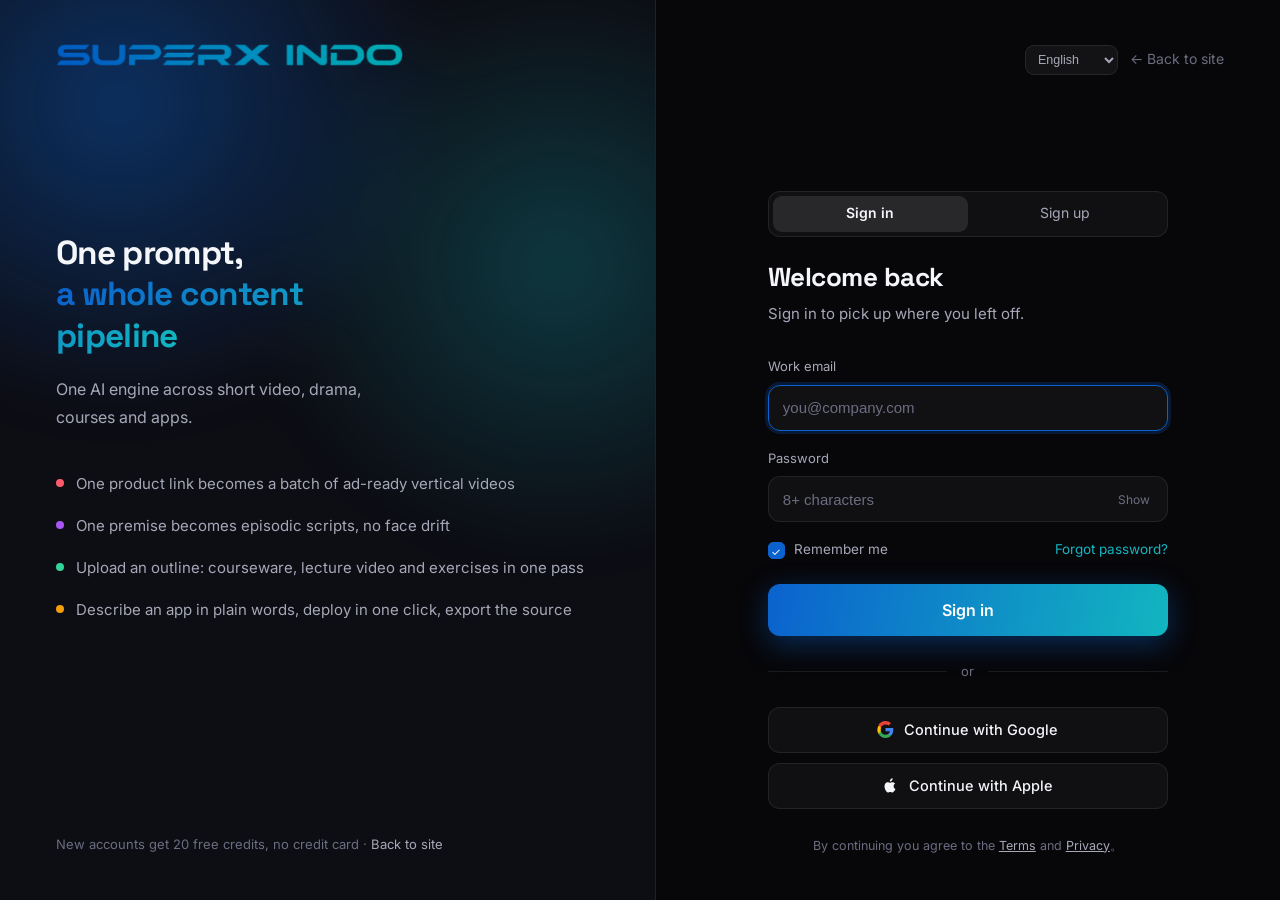
<file: login.html>
<!DOCTYPE html>
<html lang="zh-CN">
<head>
<meta charset="UTF-8">
<meta name="viewport" content="width=device-width, initial-scale=1">
<title>登录 · SUPERX INDO</title>
<meta name="description" content="登录 SUPERX INDO，开始用 AI 生产短视频、短剧、课程与应用。">
<link rel="preconnect" href="https://fonts.googleapis.com">
<link rel="preconnect" href="https://fonts.gstatic.com" crossorigin>
<link href="https://fonts.googleapis.com/css2?family=Inter:wght@400;500;600;700&family=Space+Grotesk:wght@500;700&display=swap" rel="stylesheet">
<link rel="canonical" href="https://superx-id.com/login">
<meta property="og:type" content="website">
<meta property="og:site_name" content="SUPERX INDO">
<meta property="og:url" content="https://superx-id.com/login">
<meta property="og:title" content="登录 · SUPERX INDO">
<meta property="og:description" content="登录 SUPERX INDO，开始用 AI 生产短视频、短剧、课程与应用。">
<meta property="og:image" content="https://superx-id.com/assets/img/og.png">
<meta property="og:image:width" content="1200">
<meta property="og:image:height" content="630">
<meta name="twitter:card" content="summary_large_image">
<meta name="theme-color" content="#07070A">
<link rel="stylesheet" href="assets/css/styles.css">
<link rel="stylesheet" href="assets/css/login.css">
<link rel="icon" href="data:image/svg+xml,<svg xmlns='http://www.w3.org/2000/svg' viewBox='0 0 32 32'><rect x='6' y='6' width='20' height='20' rx='5' transform='rotate(45 16 16)' fill='%230B62CE'/></svg>">
<script src="assets/js/i18n-dict.js"></script>
<script src="assets/js/i18n.js"></script>
</head>
<body>

<div class="auth">

  <!-- 左：品牌面 -->
  <aside class="auth-brand">
    <a href="index.html" class="logo"><img src="assets/img/logo.png" alt="SUPERX INDO"></a>

    <div class="pitch">
      <h1>一句话，生成<br><span class="grad-text">一整条内容生产线</span></h1>
      <p class="sub">同一套 AI 引擎，覆盖短视频、短剧、课程与应用四条生产线。</p>

      <ul class="auth-points">
        <li><i class="dot" style="background:var(--p1)"></i>一个商品链接，批量产出可投放的竖屏短视频</li>
        <li><i class="dot" style="background:var(--p2)"></i>一句梗概生成分集剧本，角色跨集不跑脸</li>
        <li><i class="dot" style="background:var(--p3)"></i>上传大纲，课件、讲课视频、练习题一次生成</li>
        <li><i class="dot" style="background:var(--p4)"></i>说人话造应用，一键部署，可导出源码</li>
      </ul>
    </div>

    <div class="foot">
      新账号赠 20 条免费额度，无需信用卡 · <a href="index.html">回到官网</a>
    </div>
  </aside>

  <!-- 右：表单面 -->
  <main class="auth-panel">
    <div class="auth-top">
      <a href="index.html" class="logo"><img src="assets/img/logo.png" alt="SUPERX INDO"></a>
      <span style="display:flex;gap:12px;align-items:center"><span data-lang-switch></span><a href="index.html">← 回到官网</a></span>
    </div>

    <div class="auth-card">

      <!-- 登录 / 注册 -->
      <section class="view on" id="viewAuth">
        <div class="seg-tabs" id="segTabs" role="tablist">
          <button class="on" data-view="in" role="tab" aria-selected="true">登录</button>
          <button data-view="up" role="tab" aria-selected="false">注册</button>
        </div>

        <h2 id="authTitle">欢迎回来</h2>
        <p class="lead muted" id="authLead">登录后继续你的创作。</p>

        <div class="form-note" id="note"></div>

        <form id="authForm" novalidate>
          <div class="field" id="fName" hidden>
            <label for="name">你的名字</label>
            <input id="name" name="name" type="text" autocomplete="name" placeholder="Dewi Saputra">
            <div class="msg">请填写名字</div>
          </div>

          <div class="field" id="fEmail">
            <label for="email">工作邮箱</label>
            <input id="email" name="email" type="email" autocomplete="email" placeholder="you@company.com">
            <div class="msg">请填写有效的邮箱地址</div>
          </div>

          <div class="field" id="fPass">
            <label for="password">密码</label>
            <div class="wrap-in">
              <input id="password" name="password" type="password" autocomplete="current-password" class="has-peek" placeholder="至少 8 位">
              <button type="button" class="peek" id="peek" aria-label="显示密码">显示</button>
            </div>
            <div class="msg">密码至少 8 位</div>
          </div>

          <div class="row-between" id="rowIn">
            <label class="check">
              <input type="checkbox" id="remember" checked>
              <span class="box">✓</span> 记住我
            </label>
            <a href="#" class="link-sm" id="toForgot">忘记密码？</a>
          </div>

          <div class="row-between" id="rowUp" hidden>
            <label class="check">
              <input type="checkbox" id="agree">
              <span class="box">✓</span> 我已阅读并同意服务条款
            </label>
          </div>

          <button class="btn btn-primary" id="submitBtn" type="submit">登录</button>
        </form>

        <div class="divider">或</div>

        <div class="oauth">
          <button type="button" data-oauth="Google">
            <svg viewBox="0 0 24 24" aria-hidden="true">
              <path fill="#4285F4" d="M23 12.3c0-.8-.1-1.6-.2-2.3H12v4.5h6.2a5.3 5.3 0 0 1-2.3 3.5v2.9h3.7c2.2-2 3.4-5 3.4-8.6z"/>
              <path fill="#34A853" d="M12 24c3.1 0 5.7-1 7.6-2.8l-3.7-2.9c-1 .7-2.3 1.1-3.9 1.1-3 0-5.5-2-6.4-4.7H1.8v3C3.7 21.4 7.6 24 12 24z"/>
              <path fill="#FBBC05" d="M5.6 14.7a7.2 7.2 0 0 1 0-4.6v-3H1.8a12 12 0 0 0 0 10.6l3.8-3z"/>
              <path fill="#EA4335" d="M12 4.8c1.7 0 3.2.6 4.4 1.7l3.3-3.3C17.7 1.2 15.1 0 12 0 7.6 0 3.7 2.6 1.8 6.1l3.8 3C6.5 6.7 9 4.8 12 4.8z"/>
            </svg>
            使用 Google 继续
          </button>
          <button type="button" data-oauth="Apple">
            <svg viewBox="0 0 24 24" aria-hidden="true" fill="currentColor">
              <path d="M16.4 12.8c0-2.4 2-3.6 2.1-3.6-1.1-1.7-2.9-1.9-3.5-1.9-1.5-.2-2.9.9-3.7.9-.8 0-1.9-.9-3.1-.8-1.6 0-3.1.9-3.9 2.4-1.7 2.9-.4 7.2 1.2 9.6.8 1.2 1.7 2.5 3 2.4 1.2 0 1.6-.8 3.1-.8 1.4 0 1.8.8 3.1.8 1.3 0 2.1-1.2 2.9-2.3.9-1.3 1.3-2.6 1.3-2.7-.1 0-2.5-1-2.5-3.9zM14 4.8c.7-.8 1.1-2 1-3.1-1 0-2.2.7-2.9 1.5-.6.7-1.2 1.9-1 3 1.1.1 2.2-.6 2.9-1.4z"/>
            </svg>
            使用 Apple 继续
          </button>
        </div>

        <p class="legal">
          继续即表示你同意 <a href="#">服务条款</a> 与 <a href="#">隐私政策</a>。
        </p>
      </section>

      <!-- 忘记密码 -->
      <section class="view" id="viewForgot">
        <h2>重置密码</h2>
        <p class="lead muted">填写注册邮箱，我们会发一条重置链接过去。</p>

        <form id="forgotForm" novalidate>
          <div class="field" id="fReset">
            <label for="resetEmail">工作邮箱</label>
            <input id="resetEmail" type="email" autocomplete="email" placeholder="you@company.com">
            <div class="msg">请填写有效的邮箱地址</div>
          </div>
          <button class="btn btn-primary" id="resetBtn" type="submit">发送重置链接</button>
        </form>

        <p class="legal"><a href="#" id="backToLogin">← 回到登录</a></p>
      </section>

      <!-- 重置已发送 -->
      <section class="view" id="viewSent">
        <div class="ok-state">
          <div class="ico">✓</div>
          <h2>邮件已发出</h2>
          <p class="lead muted" style="margin:10px auto 0">
            重置链接已发送到 <b id="sentTo" style="color:var(--text-1)"></b>，24 小时内有效。
          </p>
          <p class="legal" style="margin-top:28px">
            没收到？<a href="#" id="resend">重新发送</a> · <a href="#" id="backToLogin2">回到登录</a>
          </p>
        </div>
      </section>

    </div>
  </main>
</div>

<script src="assets/js/auth.js"></script>
<script src="assets/js/login.js"></script>
</body>
</html>
</file>
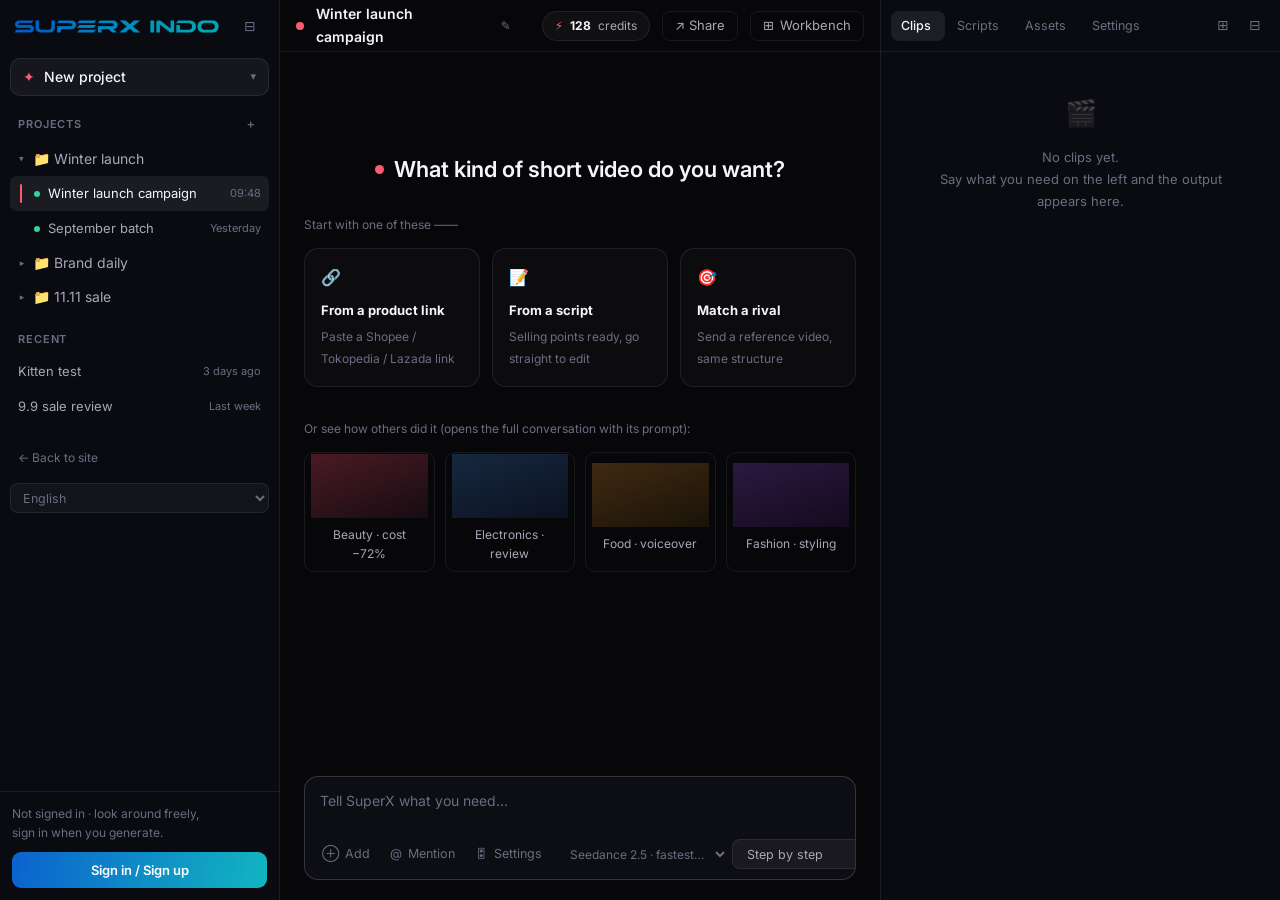
<file: studio.html>
<!DOCTYPE html>
<html lang="zh-CN">
<head>
<meta charset="UTF-8">
<meta name="viewport" content="width=device-width, initial-scale=1">
<title>SuperX Studio</title>
<meta name="description" content="SuperX 创作工作台 · AI 短视频">
<link rel="preconnect" href="https://fonts.googleapis.com">
<link rel="preconnect" href="https://fonts.gstatic.com" crossorigin>
<link href="https://fonts.googleapis.com/css2?family=Inter:wght@400;500;600;700&family=JetBrains+Mono:wght@400;600&display=swap" rel="stylesheet">
<link rel="canonical" href="https://superx-id.com/studio">
<meta property="og:type" content="website">
<meta property="og:site_name" content="SUPERX INDO">
<meta property="og:url" content="https://superx-id.com/studio">
<meta property="og:title" content="SuperX Studio · 创作工作台">
<meta property="og:description" content="四条产品线共用的创作工作台：对话生成，右侧实时看产出。">
<meta property="og:image" content="https://superx-id.com/assets/img/og.png">
<meta property="og:image:width" content="1200">
<meta property="og:image:height" content="630">
<meta name="twitter:card" content="summary_large_image">
<meta name="theme-color" content="#07070A">
<link rel="stylesheet" href="assets/css/studio.css">
<link rel="icon" href="data:image/svg+xml,<svg xmlns='http://www.w3.org/2000/svg' viewBox='0 0 32 32'><rect x='6' y='6' width='20' height='20' rx='5' transform='rotate(45 16 16)' fill='%230B62CE'/></svg>">
<script src="assets/js/i18n-dict.js"></script>
<script src="assets/js/i18n.js"></script>
</head>
<body data-mode="video">

<div class="scrim" id="scrim"></div>

<div class="app">

  <!-- ============ 左栏 ============ -->
  <aside class="nav" id="nav">
    <div class="nav-head">
      <a href="index.html" class="logo"><img src="assets/img/logo.png" alt="SUPERX INDO"></a>
      <div style="flex:1"></div>
      <button class="icon-btn" id="navToggle" aria-label="折叠侧栏" title="折叠侧栏">⊟</button>
    </div>

    <div class="nav-body">
      <button class="new-chat" id="newChat">
        <span style="color:var(--accent)">✦</span> 新建创作
        <span class="caret">▾</span>
      </button>
      <div class="mode-menu" id="modeMenu">
        <button data-mode="video"><i class="dot" style="background:#FF5A6E"></i><span>AI 短视频<span class="sub">批量出片</span></span></button>
        <button data-mode="drama"><i class="dot" style="background:#A855F7"></i><span>AI 短剧<span class="sub">剧本到成片</span></span></button>
        <button data-mode="education"><i class="dot" style="background:#34D399"></i><span>AI 教育<span class="sub">课件 + 讲课视频</span></span></button>
        <button data-mode="app"><i class="dot" style="background:#F59E0B"></i><span>AI App<span class="sub">Vibe Coding</span></span></button>
      </div>

      <div id="navTree"></div>

      <div style="margin-top:18px">
        <a class="back-site" href="index.html">← 返回官网</a>
        <div data-lang-switch style="margin-top:10px"></div>
      </div>
    </div>

    <div class="nav-foot" id="navFoot"></div>

  </aside>

  <!-- ============ 中栏 ============ -->
  <main class="main">
    <header class="top">
      <button class="icon-btn hide-lg" id="navOpen" aria-label="菜单" style="display:none">☰</button>
      <span class="mode-dot"></span>
      <span class="title" id="chatTitle">冬季新品投放</span>
      <button class="icon-btn" style="width:24px;height:24px;font-size:12px" title="重命名">✎</button>
      <span class="env-badge hide-sm" id="envBadge" hidden></span>
      <span class="spacer"></span>
      <span class="credits hide-sm"><span style="color:var(--accent)">⚡</span> <b>128</b> 额度</span>
      <button class="top-btn hide-sm">↗ 分享</button>
      <button class="top-btn" id="sideToggle" title="显示/隐藏工作台">⊞<span class="lb"> 工作台</span></button>
    </header>

    <div class="thread" id="thread">
      <!-- 空状态 -->
      <div class="empty" id="empty">
        <div class="dot-title"><i></i></div>
        <div id="emptyBody"></div>
      </div>

      <!-- 对话流由 JS 注入 -->
      <div class="thread-inner" id="threadInner" hidden></div>
    </div>

    <div class="composer-wrap">
      <div class="params" id="params"></div>

      <div class="composer">
        <textarea id="input" rows="1" placeholder="告诉 SuperX 你要什么…"></textarea>
        <div class="chips" id="chips"></div>
        <div class="composer-bar">
          <button class="cbtn" id="addBtn">⊕<span class="lb"> 添加</span></button>
          <button class="cbtn" id="atBtn">@<span class="lb"> 引用</span></button>
          <button class="cbtn" id="paramBtn">🎛<span class="lb"> 参数</span></button>
          <span class="sp"></span>
          <span id="composerExtra"></span>
          <select class="mode-select" id="runMode" title="执行模式">
            <option value="step">逐步确认</option>
            <option value="auto">自动执行</option>
            <option value="plan">只出方案</option>
          </select>
          <button class="send" id="send" aria-label="发送">↑</button>
        </div>
      </div>
    </div>
  </main>

  <!-- ============ 右栏工作台 ============ -->
  <aside class="side" id="side">
    <div class="side-top">
      <div id="tabs" style="display:flex;gap:2px;min-width:0;overflow-x:auto"></div>
      <span class="sp"></span>
      <button class="icon-btn" id="gridToggle" title="网格 / 单条">⊞</button>
      <button class="icon-btn" id="sideClose" title="收起工作台">⊟</button>
    </div>

    <div class="side-body" id="sideBody"></div>

  </aside>

</div>

<button class="side-handle" id="sideOpen" title="展开工作台">◀</button>
<div class="toast" id="toast"></div>

<script src="assets/js/auth.js"></script>
<script src="assets/js/studio.js"></script>
</body>
</html>
</file>
<file: assets/css/styles.css>
/* ============================================================
   SuperX 官网 · 设计系统
   对应设计稿 docs/design/00-foundation.md §2
   ============================================================ */

:root {
  /* 中性 */
  --ink-900: #07070A;
  --ink-800: #0D0D14;
  --ink-700: #14141F;
  --line: rgba(255, 255, 255, 0.08);
  --line-strong: rgba(255, 255, 255, 0.16);
  --text-1: #F5F6FA;
  --text-2: #A6A8B8;
  --text-3: #6B6D80;

  /* 品牌 */
  --violet: #0B62CE;
  --cyan: #12B5C0;
  --grad: linear-gradient(100deg, #0B62CE 0%, #12B5C0 100%);

  /* 产品线辅色 */
  --p1: #FF5A6E;
  --p2: #A855F7;
  --p3: #34D399;
  --p4: #F59E0B;

  /* 当前分区辅色（各 section 覆盖） */
  --accent: var(--violet);
  --accent-soft: rgba(11, 98, 206, 0.12);

  /* 尺寸 */
  --maxw: 1280px;
  --gutter: 80px;
  --section-y: 140px;
  --r-card: 20px;
  --r-btn: 12px;
  --r-lg: 28px;

  --shadow: 0 24px 60px rgba(0, 0, 0, 0.45);
  --ease: cubic-bezier(0.2, 0.8, 0.2, 1);
}

*, *::before, *::after { box-sizing: border-box; }

html { scroll-behavior: smooth; scroll-padding-top: 80px; }

body {
  margin: 0;
  background: var(--ink-900);
  color: var(--text-1);
  font-family: "Inter", "HarmonyOS Sans SC", "PingFang SC", "Microsoft YaHei", system-ui, sans-serif;
  font-size: 16px;
  line-height: 1.75;
  -webkit-font-smoothing: antialiased;
  overflow-x: hidden;
}

h1, h2, h3, h4 {
  font-family: "Space Grotesk", "Inter", "HarmonyOS Sans SC", "PingFang SC", sans-serif;
  font-weight: 700;
  letter-spacing: -0.02em;
  line-height: 1.15;
  margin: 0;
}

p { margin: 0; }
a { color: inherit; text-decoration: none; }
ul { margin: 0; padding: 0; list-style: none; }
button { font: inherit; color: inherit; background: none; border: 0; cursor: pointer; }

:focus-visible {
  outline: 2px solid var(--cyan);
  outline-offset: 2px;
  border-radius: 4px;
}

/* ---------- 布局 ---------- */
.wrap { width: 100%; max-width: var(--maxw); margin: 0 auto; padding: 0 var(--gutter); }

section.screen {
  position: relative;
  padding: var(--section-y) 0;
  border-top: 1px solid rgba(255, 255, 255, 0.04);
}
section.screen.alt { background: var(--ink-800); }

.eyebrow {
  display: inline-flex; align-items: center; gap: 8px;
  font-size: 13px; font-weight: 600; letter-spacing: 0.08em;
  text-transform: uppercase; color: var(--text-2); margin-bottom: 20px;
}
.eyebrow .dot { width: 8px; height: 8px; border-radius: 50%; background: var(--accent); }

.h-display { font-size: clamp(40px, 6vw, 72px); }
.h1 { font-size: clamp(32px, 4.4vw, 56px); }
.h2 { font-size: clamp(26px, 2.8vw, 36px); }
.h3 { font-size: clamp(20px, 1.6vw, 24px); }

.lead { font-size: 18px; color: var(--text-2); max-width: 56ch; }
.muted { color: var(--text-2); }
.dim { color: var(--text-3); }
.mono { font-family: "JetBrains Mono", ui-monospace, "SF Mono", Menlo, monospace; }

.grad-text {
  background: var(--grad);
  -webkit-background-clip: text; background-clip: text;
  color: transparent;
}

.section-head { text-align: center; margin-bottom: 64px; }
.section-head .lead { margin: 16px auto 0; text-align: center; }

/* ---------- 按钮 ---------- */
.btn {
  display: inline-flex; align-items: center; justify-content: center; gap: 10px;
  height: 52px; padding: 0 28px; border-radius: var(--r-btn);
  font-weight: 600; font-size: 16px; white-space: nowrap;
  transition: transform .2s var(--ease), box-shadow .2s var(--ease), background .2s, border-color .2s;
}
.btn-primary {
  background: var(--grad); color: #fff;
  box-shadow: 0 8px 28px rgba(11, 98, 206, 0.40);
}
.btn-primary:hover { transform: translateY(-2px); filter: brightness(1.08); box-shadow: 0 12px 34px rgba(11, 98, 206, 0.50); }
.btn-primary:active { transform: translateY(0); }
.btn-ghost {
  background: rgba(255, 255, 255, 0.06); color: var(--text-1);
  border: 1px solid var(--line);
}
.btn-ghost:hover { background: rgba(255, 255, 255, 0.1); border-color: var(--line-strong); transform: translateY(-2px); }
.btn-accent { background: var(--accent); color: #0B0B10; }
.btn-accent:hover { transform: translateY(-2px); filter: brightness(1.08); }
.btn-sm { height: 40px; padding: 0 18px; font-size: 14px; }

.btn-text {
  display: inline-flex; align-items: center; gap: 8px;
  font-weight: 600; color: var(--accent); position: relative;
}
.btn-text .arrow { transition: transform .24s var(--ease); }
.btn-text:hover .arrow { transform: translateX(4px); }

/* ---------- 卡片 / 标签 ---------- */
.card {
  position: relative;
  background: linear-gradient(180deg, rgba(255,255,255,0.035), rgba(255,255,255,0.012));
  border: 1px solid var(--line);
  border-radius: var(--r-card);
  padding: 28px;
  transition: transform .28s var(--ease), border-color .28s, box-shadow .28s;
}
.card:hover { transform: translateY(-4px); border-color: var(--line-strong); box-shadow: var(--shadow); }

.tag {
  display: inline-flex; align-items: center; gap: 7px;
  height: 30px; padding: 0 14px; border-radius: 999px;
  font-size: 13px; font-weight: 600;
  background: var(--accent-soft); color: var(--accent);
}
.tag .dot { width: 7px; height: 7px; border-radius: 50%; background: currentColor; }

.chip {
  display: inline-flex; align-items: center; gap: 8px;
  height: 38px; padding: 0 18px; border-radius: 999px;
  border: 1px solid var(--line); background: rgba(255,255,255,0.04);
  font-size: 14px; color: var(--text-2);
  transition: all .2s var(--ease);
}
.chip:hover { color: var(--text-1); border-color: var(--line-strong); background: rgba(255,255,255,0.08); transform: translateY(-2px); }

/* ---------- 导航 ---------- */
.nav {
  position: fixed; inset: 0 0 auto 0; z-index: 100;
  height: 72px; display: flex; align-items: center;
  transition: background .3s, border-color .3s, backdrop-filter .3s;
  border-bottom: 1px solid transparent;
}
.nav.scrolled {
  background: rgba(7, 7, 10, 0.72);
  backdrop-filter: blur(16px); -webkit-backdrop-filter: blur(16px);
  border-bottom-color: var(--line);
}
.nav .wrap { display: flex; align-items: center; gap: 40px; }

.logo { display: inline-flex; align-items: center; }
.logo img { height: 17px; width: auto; display: block; }
.footer .logo img { height: 22px; }

.nav-links { display: flex; align-items: center; gap: 28px; font-size: 15px; color: var(--text-2); }
.nav-links > li { position: relative; }
.nav-links a:hover, .nav-links button:hover { color: var(--text-1); }
.nav-links .has-menu { display: inline-flex; align-items: center; gap: 5px; color: inherit; }
.nav-actions { margin-left: auto; display: flex; align-items: center; gap: 14px; }

.dropdown {
  position: absolute; top: calc(100% + 18px); left: 50%; transform: translateX(-50%) translateY(-8px);
  width: 720px; padding: 22px; border-radius: var(--r-lg);
  background: rgba(16, 16, 24, 0.96);
  backdrop-filter: blur(20px); -webkit-backdrop-filter: blur(20px);
  border: 1px solid var(--line); box-shadow: var(--shadow);
  display: grid; grid-template-columns: repeat(4, 1fr); gap: 10px;
  opacity: 0; visibility: hidden; transition: all .24s var(--ease);
}
.nav-links > li:hover .dropdown,
.nav-links > li:focus-within .dropdown { opacity: 1; visibility: visible; transform: translateX(-50%) translateY(0); }
.dropdown::before { content: ""; position: absolute; top: -18px; left: 0; right: 0; height: 18px; }
.dd-item { padding: 14px; border-radius: 14px; transition: background .2s; }
.dd-item:hover { background: rgba(255, 255, 255, 0.05); }
.dd-item .dd-title { display: flex; align-items: center; gap: 8px; font-weight: 600; font-size: 15px; color: var(--text-1); }
.dd-item .dd-title .dot { width: 8px; height: 8px; border-radius: 50%; }
.dd-item .dd-desc { font-size: 13px; color: var(--text-3); margin-top: 6px; line-height: 1.6; }
.dd-foot {
  grid-column: 1 / -1; margin-top: 8px; padding-top: 16px;
  border-top: 1px solid var(--line); font-size: 14px; color: var(--text-2);
  display: flex; align-items: center; justify-content: space-between;
}

.burger { display: none; width: 44px; height: 44px; align-items: center; justify-content: center; margin-left: auto; }
.burger span { display: block; width: 20px; height: 2px; background: var(--text-1); position: relative; transition: .3s var(--ease); }
.burger span::before, .burger span::after { content: ""; position: absolute; left: 0; width: 20px; height: 2px; background: var(--text-1); transition: .3s var(--ease); }
.burger span::before { top: -6px; } .burger span::after { top: 6px; }
body.menu-open .burger span { background: transparent; }
body.menu-open .burger span::before { top: 0; transform: rotate(45deg); }
body.menu-open .burger span::after { top: 0; transform: rotate(-45deg); }

.drawer {
  position: fixed; inset: 72px 0 0 0; z-index: 99;
  background: rgba(7, 7, 10, 0.98);
  backdrop-filter: blur(20px); -webkit-backdrop-filter: blur(20px);
  padding: 22px 20px 36px; overflow-y: auto;
  transform: translateX(100%); transition: transform .32s var(--ease);
  display: none;
}
body.menu-open .drawer { transform: translateX(0); }
.drawer-card {
  display: flex; align-items: center; gap: 14px;
  padding: 14px; border-radius: 16px; margin-bottom: 10px;
  border: 1px solid var(--line); background: rgba(255,255,255,0.03);
}
.drawer-card .dot { width: 10px; height: 10px; border-radius: 50%; flex: none; }
.drawer-links { margin-top: 16px; display: grid; gap: 2px; font-size: 17px; }
.drawer-links a { padding: 9px 0; color: var(--text-2); }

/* ---------- 右侧章节轴 ---------- */
.rail {
  position: fixed; right: 26px; top: 50%; transform: translateY(-50%); z-index: 60;
  display: flex; flex-direction: column; gap: 14px;
}
.rail a {
  display: flex; align-items: center; gap: 10px;
  flex-direction: row-reverse; color: var(--text-3); font-size: 12px;
}
.rail .pip {
  width: 8px; height: 8px; border-radius: 50%; flex: none;
  background: rgba(255,255,255,0.18); transition: all .3s var(--ease);
}
.rail .label { opacity: 0; transform: translateX(6px); transition: all .3s var(--ease); white-space: nowrap; }
.rail a:hover .label { opacity: 1; transform: translateX(0); }
.rail a.active .pip { background: var(--accent-rail, var(--violet)); transform: scale(1.6); box-shadow: 0 0 0 4px rgba(255,255,255,0.06); }
.rail a.active .label { opacity: 1; transform: translateX(0); color: var(--text-1); }

/* ---------- 滚动进场 ---------- */
.reveal { opacity: 0; transform: translateY(24px); transition: opacity .6s var(--ease), transform .6s var(--ease); }
.reveal.in { opacity: 1; transform: none; }

/* ============================================================
   屏 01 · Hero
   ============================================================ */
.hero { position: relative; min-height: 100vh; display: flex; align-items: center; padding: 120px 0 60px; overflow: hidden; }
.hero-bg { position: absolute; inset: 0; z-index: 0; overflow: hidden; }
.hero-glow {
  position: absolute; width: 1100px; height: 900px; left: 50%; top: -220px; transform: translateX(-50%);
  background:
    radial-gradient(45% 45% at 33% 38%, rgba(11,98,206,0.55), transparent 68%),
    radial-gradient(42% 42% at 70% 56%, rgba(18,181,192,0.34), transparent 70%);
  filter: blur(30px);
}
/* 漂移的生成画面拼贴 */
.collage { position: absolute; inset: -10% -20%; display: flex; gap: 18px; opacity: 0.32; }
.collage-col { display: flex; flex-direction: column; gap: 18px; animation: drift 34s linear infinite; }
.collage-col:nth-child(even) { animation-direction: reverse; animation-duration: 44s; }
.collage-tile { width: 180px; border-radius: 12px; border: 1px solid rgba(255,255,255,0.09); flex: none; }
@keyframes drift { from { transform: translateY(0); } to { transform: translateY(-50%); } }
.hero-bg::after {
  content: ""; position: absolute; inset: 0;
  background: linear-gradient(180deg, rgba(7,7,10,0.42) 0%, rgba(7,7,10,0.68) 58%, var(--ink-900) 100%);
}
.hero .wrap { position: relative; z-index: 1; text-align: center; }

.announce {
  display: inline-flex; align-items: center; gap: 10px;
  height: 38px; padding: 0 18px; border-radius: 999px;
  border: 1px solid var(--line); background: rgba(255,255,255,0.05);
  font-size: 14px; color: var(--text-2); margin-bottom: 32px;
  transition: all .2s var(--ease);
}
.announce:hover { border-color: var(--line-strong); background: rgba(255,255,255,0.09); color: var(--text-1); }
.announce .dot { width: 7px; height: 7px; border-radius: 50%; background: var(--cyan); box-shadow: 0 0 0 4px rgba(18,181,192,0.22); }

.hero h1 { max-width: 20ch; margin: 0 auto; }
.hero .lead { margin: 28px auto 0; text-align: center; font-size: 19px; }
.hero-cta { display: flex; gap: 16px; justify-content: center; margin-top: 40px; flex-wrap: wrap; }

.hero-pills { display: flex; gap: 12px; justify-content: center; margin-top: 56px; flex-wrap: wrap; }
.hero-pills a {
  display: inline-flex; align-items: center; gap: 9px;
  height: 44px; padding: 0 22px; border-radius: 999px;
  border: 1px solid var(--line); background: rgba(255,255,255,0.04);
  font-size: 15px; font-weight: 500; color: var(--text-2);
  transition: all .24s var(--ease);
}
.hero-pills a:hover { color: var(--text-1); transform: translateY(-3px); }
.hero-pills a .dot { width: 8px; height: 8px; border-radius: 50%; }

.scroll-hint { margin-top: 64px; font-size: 13px; color: var(--text-3); display: inline-flex; flex-direction: column; align-items: center; gap: 8px; }
.scroll-hint .chevron { animation: bob 2s ease-in-out infinite; }
@keyframes bob { 0%,100% { transform: translateY(0); opacity: .5; } 50% { transform: translateY(6px); opacity: 1; } }

/* ============================================================
   屏 02 · 我们是谁
   ============================================================ */
.about-grid { display: grid; grid-template-columns: 1fr 1.1fr; gap: 72px; align-items: center; }
.pillars { display: grid; grid-template-columns: repeat(3, 1fr); gap: 20px; margin-top: 72px; }
.pillar .ico {
  width: 42px; height: 42px; border-radius: 12px; margin-bottom: 18px;
  background: var(--accent-soft); display: grid; place-items: center; color: var(--accent);
}
.metrics {
  display: grid; grid-template-columns: repeat(4, 1fr); gap: 24px;
  margin-top: 56px; padding-top: 40px; border-top: 1px solid var(--line);
  text-align: center;
}
.metric .num { font-size: clamp(30px, 3.4vw, 44px); font-weight: 700; letter-spacing: -0.03em; }
.metric .cap { font-size: 14px; color: var(--text-2); margin-top: 6px; }

/* 引擎示意图（屏 02 小图 / 屏 08 大图共用） */
.engine { width: 100%; }
.engine .flow-dot { animation: flow 3s linear infinite; }
@keyframes flow { from { offset-distance: 0%; } to { offset-distance: 100%; } }

/* ============================================================
   屏 03 · 产品矩阵
   ============================================================ */
.matrix { display: grid; grid-template-columns: repeat(2, 1fr); gap: 24px; }
.pcard { overflow: hidden; padding: 0; display: flex; flex-direction: column; }
.pcard::before {
  content: ""; position: absolute; inset: 0 0 auto 0; height: 2px;
  background: linear-gradient(90deg, transparent, var(--accent), transparent);
  opacity: .8;
}
.pcard::after {
  content: ""; position: absolute; inset: 0; pointer-events: none; opacity: 0;
  background: radial-gradient(60% 50% at 50% 0%, var(--accent-soft), transparent 70%);
  transition: opacity .35s var(--ease);
}
.pcard:hover::after { opacity: 1; }
.pcard .body { padding: 30px 30px 24px; position: relative; z-index: 1; }
.pcard .idx { font-size: 13px; font-weight: 600; color: var(--accent); letter-spacing: .1em; }
.pcard h3 { margin: 14px 0 4px; }
.pcard .en { font-size: 14px; color: var(--text-3); font-family: "Space Grotesk", sans-serif; }
.pcard p { color: var(--text-2); font-size: 15px; margin-top: 16px; min-height: 78px; }
.pcard .thumb { margin: 0 30px; height: 148px; border-radius: 14px; border: 1px solid var(--line); overflow: hidden; position: relative; background: var(--ink-900); }
.pcard .foot { padding: 22px 30px 30px; position: relative; z-index: 1; }

/* ============================================================
   屏 04-07 · 产品线分屏
   ============================================================ */
.split { display: grid; grid-template-columns: 1fr 1fr; gap: 80px; align-items: center; }
.split > *, .about-grid > *, .ide > *, .matrix > *, .cases > *, .plans > * { min-width: 0; }
.split.mirror .split-text { order: 2; }
.feature-list { margin-top: 28px; display: grid; gap: 14px; }
.feature-list li { display: flex; gap: 12px; align-items: flex-start; color: var(--text-2); font-size: 16px; }
.feature-list .tick { color: var(--accent); flex: none; margin-top: 2px; }
.split .btn-primary { margin-top: 36px; }
.split-stats { margin-top: 28px; font-size: 14px; color: var(--text-3); }

/* 竖屏手机组（P1） */
.phones { display: flex; gap: 18px; justify-content: center; align-items: center; }
.phone {
  width: 168px; aspect-ratio: 9 / 16; border-radius: 22px; position: relative; overflow: hidden;
  border: 1px solid var(--line-strong); box-shadow: var(--shadow); flex: none;
  animation: float 6s ease-in-out infinite;
}
.phone:nth-child(2) { width: 208px; z-index: 2; animation-delay: -2s; }
.phone:nth-child(3) { animation-delay: -4s; }
.phone:nth-child(1), .phone:nth-child(3) { opacity: .72; --s: .94; }
@keyframes float { 0%,100% { transform: translateY(-6px) scale(var(--s,1)); } 50% { transform: translateY(6px) scale(var(--s,1)); } }
.phone .play {
  position: absolute; inset: 0; margin: auto; width: 46px; height: 46px; border-radius: 50%;
  background: rgba(255,255,255,0.14); backdrop-filter: blur(6px);
  border: 1px solid rgba(255,255,255,0.3); display: grid; place-items: center;
}
.phone .cap { position: absolute; left: 12px; right: 12px; bottom: 14px; font-size: 11px; color: rgba(255,255,255,.85); }
.phone .bar { position: absolute; left: 12px; right: 12px; bottom: 8px; height: 3px; border-radius: 2px; background: rgba(255,255,255,.22); }
.phone .bar i { display: block; height: 100%; width: 38%; border-radius: 2px; background: #fff; }

/* 横屏剧集（P2） */
.stage { border-radius: 18px; overflow: hidden; border: 1px solid var(--line); box-shadow: var(--shadow); }
.stage .frame { aspect-ratio: 16 / 9; position: relative; }
.stage .frame .play { position: absolute; inset: 0; margin: auto; width: 58px; height: 58px; border-radius: 50%; background: rgba(0,0,0,.35); backdrop-filter: blur(6px); border: 1px solid rgba(255,255,255,.3); display: grid; place-items: center; }
.filmstrip { display: flex; gap: 6px; padding: 12px; background: var(--ink-900); overflow-x: auto; scrollbar-width: thin; }
.filmstrip button {
  flex: none; width: 46px; height: 30px; border-radius: 5px;
  border: 1px solid var(--line); background: rgba(255,255,255,.05);
  font-size: 10px; color: var(--text-3); transition: all .2s var(--ease);
}
.filmstrip button:hover { border-color: var(--line-strong); color: var(--text-2); }
.filmstrip button.on { background: var(--accent); border-color: var(--accent); color: #0B0B10; font-weight: 600; }

/* Tab 预览（P3） */
.tabs { border-radius: 18px; border: 1px solid var(--line); overflow: hidden; background: var(--ink-900); box-shadow: var(--shadow); }
.tabbar { display: flex; border-bottom: 1px solid var(--line); position: relative; }
.tabbar button { flex: 1; padding: 16px 0; font-size: 15px; color: var(--text-3); transition: color .2s; }
.tabbar button.on { color: var(--text-1); font-weight: 600; }
.tabbar .ink { position: absolute; bottom: 0; height: 2px; background: var(--accent); transition: all .28s var(--ease); }
.tabpanel { padding: 26px; display: none; }
.tabpanel.on { display: block; animation: fadeup .4s var(--ease); }
@keyframes fadeup { from { opacity: 0; transform: translateY(10px); } to { opacity: 1; transform: none; } }

/* 对话 + 预览（P4） */
.ide { display: grid; grid-template-columns: 1fr 1fr; border-radius: 18px; border: 1px solid var(--line); overflow: hidden; background: var(--ink-900); box-shadow: var(--shadow); min-height: 360px; }
.ide .pane { padding: 18px; }
.ide .pane + .pane { border-left: 1px solid var(--line); }
.ide .pane-head { display: flex; align-items: center; gap: 8px; font-size: 12px; color: var(--text-3); margin-bottom: 16px; }
.ide .pane-head .dots { display: flex; gap: 5px; }
.ide .pane-head .dots i { width: 9px; height: 9px; border-radius: 50%; background: rgba(255,255,255,.14); }
.chatlog { font-size: 13px; line-height: 1.9; }
.chatlog .you { color: var(--text-1); }
.chatlog .done { color: var(--text-2); }
.chatlog .done::before { content: "✓ "; color: var(--p3); }
.chatlog .run { color: var(--accent); }
.caret { display: inline-block; width: 7px; height: 14px; background: var(--accent); vertical-align: -2px; animation: blink 1s steps(2) infinite; }
@keyframes blink { 50% { opacity: 0; } }
.mockapp { border: 1px solid var(--line); border-radius: 12px; padding: 12px; background: rgba(255,255,255,.02); }
.mockapp .row { height: 10px; border-radius: 4px; background: rgba(255,255,255,.08); margin-bottom: 9px; }
.mockapp .row.grow { animation: grow .5s var(--ease) both; }
@keyframes grow { from { opacity: 0; transform: scaleX(.4); transform-origin: left; } to { opacity: 1; transform: none; } }
.mockapp .blocks { display: grid; grid-template-columns: repeat(3, 1fr); gap: 8px; margin-top: 12px; }
.mockapp .blocks div { height: 46px; border-radius: 8px; background: rgba(255,255,255,.05); border: 1px solid var(--line); }

/* ============================================================
   屏 08 · 引擎
   ============================================================ */
.engine-wrap { border: 1px solid var(--line); border-radius: var(--r-lg); padding: 44px; background: linear-gradient(180deg, rgba(255,255,255,0.03), transparent); }
.engine-cols { display: grid; grid-template-columns: 1fr 1.25fr 1fr; gap: 32px; align-items: center; }
.engine-box { border: 1px solid var(--line); border-radius: 16px; padding: 22px; background: rgba(255,255,255,0.025); }
.engine-box h4 { font-size: 13px; color: var(--text-3); letter-spacing: .1em; text-transform: uppercase; margin-bottom: 14px; font-weight: 600; }
.engine-box li { color: var(--text-2); font-size: 15px; padding: 7px 0; display: flex; align-items: center; gap: 10px; }
.engine-core {
  border: 1px solid rgba(11,98,206,.45); border-radius: 18px; padding: 26px;
  background: radial-gradient(70% 90% at 50% 0%, rgba(11,98,206,.20), rgba(255,255,255,.02));
  box-shadow: 0 0 44px rgba(11,98,206,.20) inset;
}
.engine-core .name { font-family: "Space Grotesk", sans-serif; font-weight: 700; font-size: 19px; margin-bottom: 16px; }
.engine-core li { font-size: 14px; color: var(--text-2); padding: 6px 0; }
.engine-core li::before { content: "▸ "; color: var(--cyan); }
.out-line { display: flex; align-items: center; gap: 10px; font-size: 15px; color: var(--text-1); padding: 8px 0; }
.out-line .dot { width: 9px; height: 9px; border-radius: 50%; flex: none; }
.engine-badges { display: grid; grid-template-columns: repeat(4, 1fr); gap: 16px; margin-top: 36px; }
.engine-badges div { text-align: center; padding: 16px; border: 1px solid var(--line); border-radius: 14px; font-size: 14px; color: var(--text-2); background: rgba(255,255,255,.02); }

/* 连线流动光点 */
.wire { position: relative; height: 1px; background: var(--line); overflow: visible; }
.wire i { position: absolute; top: -2px; width: 5px; height: 5px; border-radius: 50%; background: var(--cyan); box-shadow: 0 0 10px var(--cyan); animation: wiremove 2.6s linear infinite; }
@keyframes wiremove { from { left: -4%; opacity: 0; } 15% { opacity: 1; } 85% { opacity: 1; } to { left: 104%; opacity: 0; } }

/* ============================================================
   屏 09 · 三步流程
   ============================================================ */
.steps { display: grid; grid-template-columns: repeat(3, 1fr); gap: 28px; position: relative; }
.steps::before { content: ""; position: absolute; top: 34px; left: 12%; right: 12%; height: 1px; background: var(--line); }
.step { position: relative; text-align: center; }
.step .n {
  width: 68px; height: 68px; margin: 0 auto 24px; border-radius: 50%;
  display: grid; place-items: center; font-size: 26px; font-weight: 700;
  font-family: "Space Grotesk", sans-serif;
  background: var(--ink-900); border: 1px solid var(--line-strong); position: relative; z-index: 1;
}
.step.in .n { background: var(--grad); border-color: transparent; color: #fff; }
.step p { color: var(--text-2); font-size: 15px; margin-top: 12px; }

/* ============================================================
   屏 10 · 案例
   ============================================================ */
.marquee { overflow: hidden; mask-image: linear-gradient(90deg, transparent, #000 12%, #000 88%, transparent); }
.marquee-track { display: flex; gap: 56px; width: max-content; animation: slide 34s linear infinite; }
.marquee:hover .marquee-track { animation-play-state: paused; }
@keyframes slide { to { transform: translateX(-50%); } }
.logo-item {
  display: flex; align-items: center; gap: 10px; height: 40px; padding: 0 6px;
  font-weight: 700; font-size: 17px; color: var(--text-3); filter: grayscale(1); opacity: .6;
  transition: all .3s var(--ease); white-space: nowrap;
}
.logo-item:hover { filter: none; opacity: 1; color: var(--text-1); }
.logo-item .sq { width: 18px; height: 18px; border-radius: 5px; background: currentColor; }

.cases { display: grid; grid-template-columns: repeat(3, 1fr); gap: 24px; margin-top: 56px; }
.case .cover { height: 168px; border-radius: 14px; margin: -28px -28px 22px; border-bottom: 1px solid var(--line); position: relative; overflow: hidden; }
.case .cover { border-radius: var(--r-card) var(--r-card) 0 0; }
.case h3 { font-size: 20px; margin: 14px 0 10px; line-height: 1.45; }
.case .who { font-size: 14px; color: var(--text-3); }
.quote {
  margin-top: 28px; padding: 36px 44px; border-radius: var(--r-lg);
  border: 1px solid var(--line); background: rgba(255,255,255,.025);
  display: flex; align-items: center; gap: 28px;
}
.quote .q { font-size: 21px; line-height: 1.6; font-weight: 500; }
.quote .avatar { width: 52px; height: 52px; border-radius: 50%; background: var(--grad); flex: none; }

/* ============================================================
   屏 11 · 定价
   ============================================================ */
.toggle { display: inline-flex; padding: 4px; border-radius: 999px; border: 1px solid var(--line); background: rgba(255,255,255,.04); }
.toggle button { padding: 9px 22px; border-radius: 999px; font-size: 14px; color: var(--text-2); transition: all .24s var(--ease); }
.toggle button.on { background: rgba(255,255,255,.1); color: var(--text-1); font-weight: 600; }
.toggle .save { color: var(--p3); font-size: 12px; margin-left: 6px; }

.plans { display: grid; grid-template-columns: repeat(4, 1fr); gap: 20px; margin-top: 48px; align-items: start; }
.plan { padding: 30px 26px; }
.plan.featured {
  border-color: transparent; background:
    linear-gradient(var(--ink-800), var(--ink-800)) padding-box,
    var(--grad) border-box;
  border: 1px solid transparent; transform: scale(1.03);
}
.plan.featured:hover { transform: scale(1.03) translateY(-4px); }
.plan .ribbon { position: absolute; top: 16px; right: 18px; font-size: 12px; font-weight: 600; color: var(--cyan); }
.plan .pname { font-size: 15px; color: var(--text-2); }
.plan .price { font-size: 38px; font-weight: 700; letter-spacing: -0.03em; margin: 12px 0 2px; font-family: "Space Grotesk", sans-serif; }
.plan .price small { font-size: 15px; font-weight: 400; color: var(--text-3); }
.plan ul { margin: 22px 0 26px; display: grid; gap: 11px; }
.plan li { font-size: 14px; color: var(--text-2); display: flex; gap: 10px; }
.plan li::before { content: "·"; color: var(--accent); }
.plan .btn { width: 100%; }
.pricing-note { text-align: center; margin-top: 34px; font-size: 14px; color: var(--text-3); }

/* ============================================================
   屏 12 · FAQ + CTA + 页脚
   ============================================================ */
.faq { max-width: 860px; margin: 0 auto; border-top: 1px solid var(--line); }
.faq details { border-bottom: 1px solid var(--line); }
.faq summary {
  list-style: none; cursor: pointer; padding: 24px 0;
  display: flex; align-items: center; justify-content: space-between; gap: 20px;
  font-size: 17px; font-weight: 500; transition: color .2s;
}
.faq summary::-webkit-details-marker { display: none; }
.faq summary:hover { color: var(--cyan); }
.faq summary .plus { flex: none; width: 24px; height: 24px; position: relative; transition: transform .3s var(--ease); }
.faq summary .plus::before, .faq summary .plus::after { content: ""; position: absolute; inset: 0; margin: auto; background: var(--text-2); }
.faq summary .plus::before { width: 14px; height: 1.5px; }
.faq summary .plus::after { width: 1.5px; height: 14px; }
.faq details[open] summary .plus { transform: rotate(45deg); }
.faq .answer { padding: 0 44px 26px 0; color: var(--text-2); font-size: 15px; animation: fadeup .3s var(--ease); }

.cta-box {
  margin-top: 96px; padding: 72px 40px; text-align: center; border-radius: var(--r-lg);
  position: relative; overflow: hidden;
  border: 1px solid var(--line);
  background:
    radial-gradient(40% 70% at 12% 0%, rgba(255,90,110,.16), transparent 70%),
    radial-gradient(40% 70% at 38% 100%, rgba(168,85,247,.16), transparent 70%),
    radial-gradient(40% 70% at 64% 0%, rgba(52,211,153,.14), transparent 70%),
    radial-gradient(40% 70% at 90% 100%, rgba(245,158,11,.16), transparent 70%),
    linear-gradient(180deg, rgba(11,98,206,.16), rgba(18,181,192,.07));
}
.cta-box .h1 { max-width: 18ch; margin: 0 auto; }
.cta-box .lead { margin: 20px auto 0; text-align: center; }
.cta-box .hero-cta { margin-top: 36px; }

.footer { border-top: 1px solid var(--line); background: var(--ink-800); padding: 72px 0 32px; }
.foot-grid { display: grid; grid-template-columns: 1.6fr repeat(4, 1fr); gap: 40px; }
.foot-brand .lead { font-size: 15px; margin-top: 16px; max-width: 30ch; }
.socials { display: flex; gap: 10px; margin-top: 26px; }
.socials a { width: 36px; height: 36px; border-radius: 10px; border: 1px solid var(--line); display: grid; place-items: center; font-size: 12px; color: var(--text-3); transition: all .2s var(--ease); }
.socials a:hover { color: var(--text-1); border-color: var(--line-strong); transform: translateY(-2px); }
.foot-col h4 { font-size: 14px; margin-bottom: 18px; }
.foot-col a { display: block; padding: 6px 0; font-size: 14px; color: var(--text-3); transition: color .2s; }
.foot-col a:hover { color: var(--text-1); }
.foot-bottom { margin-top: 56px; padding-top: 26px; border-top: 1px solid var(--line); display: flex; justify-content: space-between; gap: 20px; font-size: 13px; color: var(--text-3); flex-wrap: wrap; }
.foot-bottom a { color: var(--text-3); }
.foot-bottom a:hover { color: var(--text-1); }

/* ============================================================
   响应式（docs/design/04 §2）
   ============================================================ */
@media (max-width: 1200px) { :root { --gutter: 48px; --maxw: 1120px; } }

@media (max-width: 980px) {
  :root { --gutter: 40px; --section-y: 96px; }
  .rail { display: none; }
  .matrix, .plans, .cases, .steps, .engine-badges, .metrics { grid-template-columns: repeat(2, 1fr); }
  .steps::before { display: none; }
  .engine-cols { grid-template-columns: 1fr; }
  .foot-grid { grid-template-columns: 1fr 1fr 1fr; }
  .plan.featured { transform: none; }
}

@media (max-width: 768px) {
  :root { --gutter: 20px; --section-y: 72px; }
  .logo img { height: 15px; }
  .footer .logo img { height: 17px; }
  .nav-links, .nav-actions { display: none; }
  .burger { display: flex; }
  .drawer { display: block; }
  .split, .about-grid { grid-template-columns: 1fr; gap: 44px; }
  .split.mirror .split-text { order: 0; }
  .pillars, .matrix, .cases, .steps, .plans { grid-template-columns: 1fr; }
  .metrics, .engine-badges { grid-template-columns: repeat(2, 1fr); }
  .ide { grid-template-columns: 1fr; }
  .ide .pane + .pane { border-left: 0; border-top: 1px solid var(--line); }
  .hero-pills { display: grid; grid-template-columns: 1fr 1fr; }
  .hero-pills a { justify-content: center; }
  .hero-cta .btn { width: 100%; }
  .quote { flex-direction: column; text-align: center; padding: 30px 24px; }
  .quote .q { font-size: 18px; }
  .foot-grid { grid-template-columns: 1fr 1fr; }
  .phone { width: 128px; } .phone:nth-child(2) { width: 152px; }
}

@media (max-width: 480px) {
  .phones { gap: 10px; }
  .phone:nth-child(1), .phone:nth-child(3) { display: none; }
  .phone:nth-child(2) { width: 220px; }
  .cta-box { padding: 48px 22px; }
}

/* 减弱动效 */
@media (prefers-reduced-motion: reduce) {
  *, *::before, *::after { animation-duration: .001ms !important; animation-iteration-count: 1 !important; transition-duration: .001ms !important; }
  html { scroll-behavior: auto; }
  .reveal { opacity: 1; transform: none; }
}

/* ---------- 语言切换 ---------- */
.lang-switch {
  height: 32px; padding: 0 8px; border-radius: 9px; font-size: 13px;
  color: var(--text-2); background: rgba(255,255,255,.05);
  border: 1px solid var(--line); cursor: pointer;
  transition: all .18s var(--ease);
}
.lang-switch:hover { color: var(--text-1); border-color: var(--line-strong); }
.footer .lang-switch { margin-top: 18px; }

/* ---------- 拉丁语种的排版微调（英文/印尼语比中文长） ---------- */
html:not([lang="zh-CN"]) .nav .wrap { gap: 24px; }
html:not([lang="zh-CN"]) .nav-links { gap: 18px; font-size: 14.5px; }
html:not([lang="zh-CN"]) .nav .lang-switch { max-width: 104px; }
html:not([lang="zh-CN"]) .nav-links a,
html:not([lang="zh-CN"]) .nav-links .has-menu,
html:not([lang="zh-CN"]) .nav-actions a { white-space: nowrap; }
html:not([lang="zh-CN"]) .hero h1 { max-width: 26ch; }
html:not([lang="zh-CN"]) .plan .price { font-size: 32px; }
html:not([lang="zh-CN"]) .cta-box .h1 { max-width: 24ch; }
</file>
<file: assets/css/login.css>
/* ============================================================
   SuperX · 登录 / 注册
   复用 styles.css 的色板与按钮，只补本页布局
   ============================================================ */

body { overflow-y: auto; }

/* [hidden] 会被 .row-between 的 display:flex 覆盖，这里兜底 */
[hidden] { display: none !important; }

.auth {
  min-height: 100vh;
  display: grid;
  grid-template-columns: 1.05fr 1fr;
}

/* ---------- 左：品牌面 ---------- */
.auth-brand {
  position: relative; overflow: hidden;
  background: var(--ink-800);
  border-right: 1px solid var(--line);
  display: flex; flex-direction: column;
  padding: 44px 56px;
}
.auth-brand::before {
  content: ""; position: absolute; inset: -20% -30% auto -30%; height: 90%;
  background:
    radial-gradient(45% 55% at 30% 35%, rgba(11,98,206,.42), transparent 70%),
    radial-gradient(40% 50% at 72% 55%, rgba(18,181,192,.26), transparent 72%);
  filter: blur(26px); pointer-events: none;
}
.auth-brand > * { position: relative; z-index: 1; }
.auth-brand .logo img { height: 22px; width: auto; display: block; }

.auth-brand .pitch { margin-top: auto; padding-bottom: 8px; }
.auth-brand h1 { font-size: clamp(28px, 2.6vw, 40px); line-height: 1.25; max-width: 14ch; }
.auth-brand .sub { margin-top: 18px; color: var(--text-2); font-size: 16px; max-width: 34ch; }

.auth-points { margin-top: 40px; display: grid; gap: 16px; }
.auth-points li { display: flex; align-items: flex-start; gap: 12px; color: var(--text-2); font-size: 15px; }
.auth-points .dot { width: 8px; height: 8px; border-radius: 50%; flex: none; margin-top: 8px; }

.auth-brand .foot { margin-top: auto; padding-top: 36px; font-size: 13px; color: var(--text-3); }
.auth-brand .foot a { color: var(--text-2); }
.auth-brand .foot a:hover { color: var(--text-1); }

/* ---------- 右：表单面 ---------- */
.auth-panel {
  display: flex; flex-direction: column; justify-content: center;
  padding: 44px 56px;
}
.auth-card { width: 100%; max-width: 400px; margin: 0 auto; }
.auth-top { display: flex; justify-content: flex-end; margin-bottom: auto; }
.auth-top a { font-size: 14px; color: var(--text-3); }
.auth-top a:hover { color: var(--text-1); }

.auth-card h2 { font-size: 26px; margin-bottom: 8px; }
.auth-card .lead { font-size: 15px; margin-bottom: 28px; }

.seg-tabs {
  display: flex; padding: 4px; border-radius: 12px; margin-bottom: 26px;
  border: 1px solid var(--line); background: rgba(255,255,255,.04);
}
.seg-tabs button {
  flex: 1; height: 36px; border-radius: 9px; font-size: 14px; color: var(--text-2);
  transition: all .2s var(--ease);
}
.seg-tabs button.on { background: rgba(255,255,255,.1); color: var(--text-1); font-weight: 600; }

.field { margin-bottom: 16px; }
.field label { display: block; font-size: 13px; color: var(--text-2); margin-bottom: 7px; }
.field .wrap-in { position: relative; }
.field input {
  width: 100%; height: 46px; padding: 0 14px; border-radius: 12px;
  background: rgba(255,255,255,.04); border: 1px solid var(--line); color: var(--text-1);
  font-size: 15px; outline: none; transition: border-color .2s, box-shadow .2s;
}
.field input::placeholder { color: var(--text-3); }
.field input:focus { border-color: var(--violet); box-shadow: 0 0 0 3px rgba(11,98,206,.22); }
.field.err input { border-color: var(--p1); }
.field .msg { display: none; margin-top: 7px; font-size: 12.5px; color: var(--p1); }
.field.err .msg { display: block; }
.field .peek {
  position: absolute; right: 8px; top: 50%; transform: translateY(-50%);
  height: 32px; padding: 0 10px; border-radius: 8px; font-size: 12px; color: var(--text-3);
}
.field .peek:hover { color: var(--text-1); background: rgba(255,255,255,.07); }
.field input[type="password"], .field input.has-peek { padding-right: 62px; }

.row-between { display: flex; align-items: center; justify-content: space-between; margin: 4px 0 22px; }
.check { display: inline-flex; align-items: center; gap: 9px; font-size: 13.5px; color: var(--text-2); cursor: pointer; }
.check input { position: absolute; opacity: 0; width: 0; height: 0; }
.check .box {
  width: 17px; height: 17px; border-radius: 5px; border: 1px solid var(--line-strong);
  display: grid; place-items: center; font-size: 11px; color: transparent; flex: none;
  transition: all .18s var(--ease);
}
.check input:checked + .box { background: var(--violet); border-color: var(--violet); color: #fff; }
.check input:focus-visible + .box { outline: 2px solid var(--cyan); outline-offset: 2px; }
.link-sm { font-size: 13.5px; color: var(--cyan); }
.link-sm:hover { text-decoration: underline; }

.auth-card .btn { width: 100%; }
.btn[disabled] { opacity: .6; pointer-events: none; }
.spinner {
  width: 15px; height: 15px; border-radius: 50%; flex: none;
  border: 2px solid rgba(255,255,255,.35); border-top-color: #fff;
  animation: spin .7s linear infinite;
}
@keyframes spin { to { transform: rotate(360deg); } }

.divider { display: flex; align-items: center; gap: 14px; margin: 24px 0; color: var(--text-3); font-size: 13px; }
.divider::before, .divider::after { content: ""; flex: 1; height: 1px; background: var(--line); }

.oauth { display: grid; gap: 10px; }
.oauth button {
  display: flex; align-items: center; justify-content: center; gap: 10px;
  height: 46px; border-radius: 12px; font-size: 14.5px; font-weight: 500;
  border: 1px solid var(--line); background: rgba(255,255,255,.04); color: var(--text-1);
  transition: all .2s var(--ease);
}
.oauth button:hover { background: rgba(255,255,255,.09); border-color: var(--line-strong); transform: translateY(-1px); }
.oauth svg { width: 17px; height: 17px; flex: none; }

.legal { margin-top: 26px; font-size: 12.5px; color: var(--text-3); line-height: 1.7; text-align: center; }
.legal a { color: var(--text-2); text-decoration: underline; }

.form-note {
  display: none; margin-bottom: 18px; padding: 11px 14px; border-radius: 10px;
  font-size: 13px; line-height: 1.6;
  border: 1px solid rgba(18,181,192,.3); background: rgba(18,181,192,.08); color: var(--text-2);
}
.form-note.on { display: block; }

.view { display: none; }
.view.on { display: block; animation: fadeup .3s var(--ease); }
@keyframes fadeup { from { opacity: 0; transform: translateY(8px); } to { opacity: 1; transform: none; } }

.ok-state { text-align: center; padding: 10px 0; }
.ok-state .ico {
  width: 54px; height: 54px; border-radius: 50%; margin: 0 auto 20px;
  display: grid; place-items: center; font-size: 22px;
  background: rgba(52,211,153,.14); color: #34D399; border: 1px solid rgba(52,211,153,.3);
}

/* ---------- 响应式 ---------- */
@media (max-width: 960px) {
  .auth { grid-template-columns: 1fr; }
  .auth-brand { display: none; }
  .auth-panel { padding: 28px 20px 48px; min-height: 100vh; }
  .auth-top { justify-content: space-between; align-items: center; gap: 12px; margin-bottom: 40px; }
  .auth-top .logo img { height: 14px; width: auto; display: block; }
  .auth-top a { white-space: nowrap; }
}
@media (min-width: 961px) { .auth-top .logo { display: none; } }

@media (prefers-reduced-motion: reduce) {
  *, *::before, *::after { animation-duration: .001ms !important; transition-duration: .001ms !important; }
}

.auth-top .lang-switch { height: 30px; font-size: 12.5px; }
.auth-brand .foot .lang-switch { margin-left: 10px; }
</file>
<file: assets/css/studio.css>
/* ============================================================
   SuperX Studio · 创作工作台
   对应设计稿 docs/design/05-studio.md
   信息密度约为官网的 60%，去掉光晕与大留白
   ============================================================ */

:root {
  --ink-900: #07070A;
  --ink-850: #0A0A11;
  --ink-800: #0D0D14;
  --ink-700: #14141F;
  --ink-600: #1B1B27;
  --line: rgba(255, 255, 255, 0.08);
  --line-strong: rgba(255, 255, 255, 0.16);
  --text-1: #F5F6FA;
  --text-2: #A6A8B8;
  --text-3: #6B6D80;

  --violet: #0B62CE;
  --cyan: #12B5C0;
  --grad: linear-gradient(100deg, #0B62CE 0%, #12B5C0 100%);

  --p1: #FF5A6E;
  --p2: #A855F7;
  --p3: #34D399;
  --p4: #F59E0B;

  --ok: #34D399;
  --warn: #F5C84C;
  --err: #FF5A6E;

  /* 当前模式辅色，由 body[data-mode] 覆盖 */
  --accent: #FF5A6E;
  --accent-soft: rgba(255, 90, 110, 0.12);

  --nav-w: 280px;
  --side-w: 480px;
  --top-h: 52px;
  --r: 10px;
  --r-lg: 14px;
  --ease: cubic-bezier(0.2, 0.8, 0.2, 1);
}

body[data-mode="video"]     { --accent: #FF5A6E; --accent-soft: rgba(255,90,110,.12); }
body[data-mode="drama"]     { --accent: #A855F7; --accent-soft: rgba(168,85,247,.12); }
body[data-mode="education"] { --accent: #34D399; --accent-soft: rgba(52,211,153,.12); }
body[data-mode="app"]       { --accent: #F59E0B; --accent-soft: rgba(245,158,11,.12); }

*, *::before, *::after { box-sizing: border-box; }

body {
  margin: 0;
  height: 100vh;
  overflow: hidden;
  background: var(--ink-900);
  color: var(--text-1);
  font-family: "Inter", "HarmonyOS Sans SC", "PingFang SC", "Microsoft YaHei", system-ui, sans-serif;
  font-size: 14px;
  line-height: 1.6;
  -webkit-font-smoothing: antialiased;
}

h1, h2, h3, h4 { margin: 0; font-weight: 600; letter-spacing: -0.01em; }
p { margin: 0; }
ul { margin: 0; padding: 0; list-style: none; }
a { color: inherit; text-decoration: none; }
button { font: inherit; color: inherit; background: none; border: 0; cursor: pointer; }
input, select, textarea { font: inherit; color: inherit; }
:focus-visible { outline: 2px solid var(--cyan); outline-offset: 2px; border-radius: 4px; }

/* [hidden] 会被带 display 的类选择器覆盖，这里兜底 */
[hidden] { display: none !important; }

.mono { font-family: "JetBrains Mono", ui-monospace, "SF Mono", Menlo, monospace; }
.dim { color: var(--text-3); }
.muted { color: var(--text-2); }
.grad-text { background: var(--grad); -webkit-background-clip: text; background-clip: text; color: transparent; }

::-webkit-scrollbar { width: 10px; height: 10px; }
::-webkit-scrollbar-thumb { background: rgba(255,255,255,.1); border-radius: 6px; border: 3px solid transparent; background-clip: content-box; }
::-webkit-scrollbar-thumb:hover { background: rgba(255,255,255,.2); background-clip: content-box; }
::-webkit-scrollbar-track { background: transparent; }

/* ---------- 外框 ---------- */
.app { display: grid; grid-template-columns: var(--nav-w) 1fr var(--side-w); height: 100vh; }
body.nav-collapsed .app { grid-template-columns: 0px 1fr var(--side-w); }
body.side-collapsed .app { grid-template-columns: var(--nav-w) 1fr 0px; }
body.nav-collapsed.side-collapsed .app { grid-template-columns: 0px 1fr 0px; }

/* ============================================================
   左栏
   ============================================================ */
.nav {
  background: var(--ink-850);
  border-right: 1px solid var(--line);
  display: flex; flex-direction: column;
  overflow: hidden; min-width: 0;
}
.nav-head { height: var(--top-h); display: flex; align-items: center; gap: 10px; padding: 0 14px; flex: none; }
.logo { display: inline-flex; align-items: center; min-width: 0; }
.logo img { height: 13px; width: auto; display: block; }
.icon-btn {
  width: 30px; height: 30px; border-radius: 8px; display: grid; place-items: center;
  color: var(--text-3); transition: all .18s var(--ease); flex: none;
}
.icon-btn:hover { background: rgba(255,255,255,.07); color: var(--text-1); }
.icon-btn.on { background: var(--accent-soft); color: var(--accent); }

.nav-body { flex: 1; min-height: 0; overflow-y: auto; padding: 6px 10px 10px; }

.new-chat {
  display: flex; align-items: center; gap: 9px; width: 100%;
  height: 38px; padding: 0 12px; border-radius: var(--r);
  background: rgba(255,255,255,.05); border: 1px solid var(--line);
  font-weight: 500; margin-bottom: 18px;
  transition: all .18s var(--ease);
}
.new-chat:hover { background: rgba(255,255,255,.09); border-color: var(--line-strong); }
.new-chat .caret { margin-left: auto; color: var(--text-3); font-size: 11px; }

.mode-menu {
  position: absolute; z-index: 40; width: 250px; padding: 6px;
  background: var(--ink-700); border: 1px solid var(--line-strong);
  border-radius: var(--r-lg); box-shadow: 0 18px 48px rgba(0,0,0,.6);
  opacity: 0; visibility: hidden; transform: translateY(-6px);
  transition: all .18s var(--ease);
}
.mode-menu.open { opacity: 1; visibility: visible; transform: none; }
.mode-menu button {
  display: flex; align-items: center; gap: 10px; width: 100%;
  padding: 9px 10px; border-radius: 8px; text-align: left;
  transition: background .15s;
}
.mode-menu button:hover { background: rgba(255,255,255,.06); }
.mode-menu .dot { width: 8px; height: 8px; border-radius: 50%; flex: none; }
.mode-menu .sub { display: block; font-size: 12px; color: var(--text-3); }

.nav-label {
  display: flex; align-items: center; justify-content: space-between;
  font-size: 11px; font-weight: 600; letter-spacing: .08em; text-transform: uppercase;
  color: var(--text-3); padding: 0 8px; margin: 16px 0 6px;
}
.nav-label:first-child { margin-top: 0; }

.tree-folder { display: flex; align-items: center; gap: 7px; padding: 6px 8px; border-radius: 7px; color: var(--text-2); width: 100%; transition: background .15s; }
.tree-folder:hover { background: rgba(255,255,255,.05); }
.tree-folder .tw { font-size: 9px; color: var(--text-3); width: 8px; transition: transform .2s var(--ease); }
.tree-folder.open .tw { transform: rotate(90deg); }

.chat-item {
  display: flex; align-items: center; gap: 8px; width: 100%;
  padding: 7px 8px 7px 24px; border-radius: 7px; position: relative;
  color: var(--text-2); font-size: 13px; transition: background .15s, color .15s;
}
.chat-item:hover { background: rgba(255,255,255,.05); color: var(--text-1); }
.chat-item.on { background: rgba(255,255,255,.07); color: var(--text-1); }
.chat-item.on::before {
  content: ""; position: absolute; left: 10px; top: 8px; bottom: 8px;
  width: 2px; border-radius: 2px; background: var(--accent);
}
.chat-item .t { flex: 1; overflow: hidden; text-overflow: ellipsis; white-space: nowrap; text-align: left; }
.chat-item .time { font-size: 11px; color: var(--text-3); flex: none; }

.nav-foot { flex: none; padding: 12px; border-top: 1px solid var(--line); }
.user-row { display: flex; align-items: center; gap: 10px; margin-bottom: 10px; }
.avatar { width: 30px; height: 30px; border-radius: 50%; background: linear-gradient(140deg, #F59E0B, #FF5A6E); flex: none; }
.quota { height: 3px; border-radius: 2px; background: rgba(255,255,255,.1); margin: 7px 0 10px; overflow: hidden; }
.quota i { display: block; height: 100%; width: 60%; background: var(--grad); border-radius: 2px; }
.upgrade {
  display: flex; align-items: center; justify-content: center; gap: 7px; width: 100%;
  height: 34px; border-radius: 9px; background: var(--grad); color: #fff;
  font-weight: 600; font-size: 13px; transition: filter .18s, transform .18s var(--ease);
}
.upgrade:hover { filter: brightness(1.1); transform: translateY(-1px); }

/* ============================================================
   中栏
   ============================================================ */
.main { display: flex; flex-direction: column; min-width: 0; min-height: 0; background: var(--ink-900); }

.top {
  height: var(--top-h); flex: none; display: flex; align-items: center; gap: 12px;
  padding: 0 16px; border-bottom: 1px solid var(--line);
}
.top .mode-dot { width: 8px; height: 8px; border-radius: 50%; background: var(--accent); flex: none; }
.top .title { font-weight: 600; font-size: 14px; }
.top .spacer { flex: 1; }
.credits {
  display: inline-flex; align-items: center; gap: 7px; height: 30px; padding: 0 12px;
  border-radius: 999px; border: 1px solid var(--line); background: rgba(255,255,255,.04);
  font-size: 12px; color: var(--text-2);
}
.credits b { color: var(--text-1); }
.top-btn {
  display: inline-flex; align-items: center; gap: 6px; height: 30px; padding: 0 12px;
  border-radius: 8px; border: 1px solid var(--line); font-size: 13px; color: var(--text-2);
  transition: all .18s var(--ease);
}
.top-btn:hover { color: var(--text-1); border-color: var(--line-strong); background: rgba(255,255,255,.05); }

.thread { flex: 1; min-height: 0; overflow-y: auto; padding: 28px 0 8px; scroll-behavior: smooth; }
.thread-inner { max-width: 720px; margin: 0 auto; padding: 0 24px; }

/* ---------- 空状态 ---------- */
.empty { max-width: 720px; margin: 0 auto; padding: 8vh 24px 0; text-align: center; }
.empty .dot-title { display: inline-flex; align-items: center; gap: 10px; font-size: 22px; font-weight: 600; margin-bottom: 28px; }
.empty .dot-title i { width: 9px; height: 9px; border-radius: 50%; background: var(--accent); }
.starter-grid { display: grid; grid-template-columns: repeat(3, 1fr); gap: 12px; margin-top: 14px; }
.starter {
  padding: 16px; border-radius: var(--r-lg); border: 1px solid var(--line);
  background: rgba(255,255,255,.025); text-align: left;
  transition: all .2s var(--ease);
}
.starter:hover { border-color: var(--accent); background: var(--accent-soft); transform: translateY(-2px); }
.starter .ico { font-size: 16px; margin-bottom: 9px; }
.starter b { display: block; font-size: 13px; margin-bottom: 4px; }
.starter span { font-size: 12px; color: var(--text-3); line-height: 1.5; }

.sample-row { display: grid; grid-template-columns: repeat(4, 1fr); gap: 10px; margin-top: 14px; }
.sample {
  border-radius: var(--r); border: 1px solid var(--line); overflow: hidden;
  transition: all .2s var(--ease);
}
.sample:hover { border-color: var(--line-strong); transform: translateY(-2px); }
.sample .cov { height: 64px; }
.sample .nm { padding: 7px; font-size: 12px; color: var(--text-2); }

.empty-label { font-size: 12px; color: var(--text-3); margin-top: 32px; text-align: left; }

/* ---------- 消息 ---------- */
.msg { margin-bottom: 26px; }
.msg-user { display: flex; justify-content: flex-end; }
.bubble {
  max-width: 78%; padding: 11px 15px; border-radius: 14px 14px 4px 14px;
  background: var(--ink-700); border: 1px solid var(--line); font-size: 14px;
}
.bubble .attach {
  display: inline-flex; align-items: center; gap: 6px; margin-top: 9px;
  height: 26px; padding: 0 10px; border-radius: 7px;
  background: rgba(255,255,255,.06); font-size: 12px; color: var(--text-2);
}

.agent-head { display: flex; align-items: center; gap: 8px; font-weight: 600; font-size: 13px; margin-bottom: 14px; }
.agent-head .mark { width: 15px; height: 15px; border-radius: 4px; background: var(--grad); transform: rotate(45deg); }

/* 折叠步骤行 */
.step {
  border-radius: 9px; margin-bottom: 8px;
  border: 1px solid transparent; transition: border-color .2s, background .2s;
}
.step.open { border-color: var(--line); background: rgba(255,255,255,.02); }
.step-row {
  display: flex; align-items: center; gap: 9px; width: 100%;
  padding: 6px 9px; font-size: 13px; color: var(--text-2); text-align: left;
  border-radius: 9px; transition: background .15s;
}
.step-row:hover { background: rgba(255,255,255,.04); color: var(--text-1); }
.step-row .st { color: var(--ok); flex: none; font-size: 12px; }
.step-row .st.run { color: var(--accent); animation: spin 1.1s linear infinite; }
@keyframes spin { to { transform: rotate(360deg); } }
.step-row .dur { color: var(--text-3); font-size: 12px; margin-left: auto; }
.step-row .tw { color: var(--text-3); font-size: 10px; transition: transform .2s var(--ease); }
.step.open .step-row .tw { transform: rotate(90deg); }
.step-detail { display: none; padding: 2px 12px 12px 30px; font-size: 12.5px; color: var(--text-3); }
.step.open .step-detail { display: block; }
.step-detail .tool { display: flex; gap: 8px; padding: 4px 0; }
.step-detail .tool b { color: var(--text-2); font-weight: 500; }
.step-detail .res { padding-left: 18px; color: var(--text-3); }

.say { font-size: 14px; line-height: 1.75; margin: 14px 0; color: var(--text-1); }
.say.small { font-size: 13.5px; color: var(--text-2); }

.tool-call {
  display: inline-flex; align-items: center; gap: 8px; margin: 12px 0;
  font-size: 13px; color: var(--text-2);
}
.tool-call .sp { color: var(--accent); }
.tool-call .ok { color: var(--ok); }

/* ---------- 产物卡 ---------- */
.artifact {
  border: 1px solid var(--line); border-radius: var(--r-lg); overflow: hidden;
  background: rgba(255,255,255,.025); margin: 12px 0;
  transition: border-color .2s, transform .2s var(--ease);
}
.artifact:hover { border-color: var(--line-strong); }
.artifact-head {
  display: flex; align-items: center; gap: 9px; padding: 11px 13px;
  font-size: 13px; font-weight: 500; border-bottom: 1px solid var(--line);
}
.artifact-head .open { margin-left: auto; color: var(--accent); font-size: 12.5px; font-weight: 500; }
.artifact-body { padding: 12px 13px; font-size: 12.5px; color: var(--text-3); }
.script-line { padding: 4px 0; display: flex; gap: 8px; }
.script-line b { color: var(--accent); font-weight: 600; flex: none; }

/* 生成中的批次 */
.batch-tiles { display: flex; gap: 8px; margin: 10px 0 12px; }
.tile {
  width: 52px; aspect-ratio: 9/16; border-radius: 7px; position: relative; overflow: hidden;
  border: 1px solid var(--line); background: var(--ink-700);
  display: grid; place-items: center; font-size: 10px; color: var(--text-3);
}
.tile.ok { border-color: rgba(52,211,153,.4); background: linear-gradient(160deg, rgba(52,211,153,.14), transparent); color: var(--ok); }
.tile.run { border-color: var(--accent); color: var(--accent); }
.tile.fail { border-color: rgba(255,90,110,.5); background: linear-gradient(160deg, rgba(255,90,110,.14), transparent); color: var(--err); }
.tile .fill { position: absolute; left: 0; right: 0; bottom: 0; background: var(--accent-soft); transition: height .3s linear; }
.tile span { position: relative; z-index: 1; }
.batch-foot { display: flex; align-items: center; gap: 10px; font-size: 12.5px; color: var(--text-3); }
.batch-foot .link { margin-left: auto; color: var(--accent); }

/* 快捷回复 */
.quick { display: flex; gap: 9px; flex-wrap: wrap; margin: 14px 0 4px; }
.quick button {
  height: 32px; padding: 0 14px; border-radius: 8px; font-size: 13px;
  border: 1px solid var(--line); background: rgba(255,255,255,.04); color: var(--text-2);
  transition: all .18s var(--ease);
}
.quick button:hover { color: var(--text-1); border-color: var(--accent); background: var(--accent-soft); }

/* 失败卡 */
.fail-card {
  border: 1px solid rgba(255,90,110,.35); border-radius: var(--r-lg);
  background: rgba(255,90,110,.05); margin: 12px 0;
}
.fail-card .fh { display: flex; align-items: center; gap: 9px; padding: 11px 13px; font-size: 13px; color: var(--err); font-weight: 500; }
.fail-card .fb { padding: 0 13px 13px; font-size: 12.5px; color: var(--text-2); }
.fail-card .fb .row { padding: 3px 0; }
.fail-card .acts { display: flex; gap: 8px; margin-top: 11px; flex-wrap: wrap; }
.fail-card .acts button {
  height: 30px; padding: 0 13px; border-radius: 8px; font-size: 12.5px;
  border: 1px solid var(--line-strong); background: rgba(255,255,255,.05);
  transition: all .18s var(--ease);
}
.fail-card .acts button:hover { background: rgba(255,255,255,.1); }
.fail-card .note { margin-top: 9px; font-size: 12px; color: var(--ok); }

/* 完成汇报 */
.report { font-size: 13.5px; line-height: 1.85; }
.report b { font-weight: 600; }
.report ul { margin: 8px 0; }
.report li { padding-left: 14px; position: relative; color: var(--text-2); }
.report li::before { content: "·"; position: absolute; left: 3px; color: var(--accent); }
.done-bar {
  display: flex; align-items: center; gap: 9px; margin: 16px 0 6px;
  padding: 10px 13px; border-radius: var(--r); font-size: 13px;
  border: 1px solid var(--line); background: rgba(255,255,255,.03); color: var(--text-2);
}
.done-bar .st { color: var(--ok); }
.msg-acts { display: flex; gap: 6px; margin-top: 8px; flex-wrap: wrap; }
.msg-acts button { white-space: nowrap; }
.msg-acts button { font-size: 12px; color: var(--text-3); padding: 4px 8px; border-radius: 6px; transition: all .15s; }
.msg-acts button:hover { color: var(--text-1); background: rgba(255,255,255,.06); }

/* ---------- 输入区 ---------- */
.composer-wrap { flex: none; padding: 10px 24px 20px; }
.composer {
  max-width: 720px; margin: 0 auto;
  border: 1px solid var(--line-strong); border-radius: var(--r-lg);
  background: var(--ink-800); overflow: hidden;
  transition: border-color .2s;
}
.composer:focus-within { border-color: var(--accent); }
.composer textarea {
  width: 100%; border: 0; background: none; resize: none; outline: none;
  padding: 13px 15px 4px; font-size: 14px; line-height: 1.6; min-height: 48px; max-height: 180px;
}
.composer textarea::placeholder { color: var(--text-3); }
.chips { display: flex; gap: 7px; padding: 0 15px 8px; flex-wrap: wrap; }
.chips:empty { display: none; }
.chip-a {
  display: inline-flex; align-items: center; gap: 6px; height: 26px; padding: 0 9px;
  border-radius: 7px; background: rgba(255,255,255,.06); font-size: 12px; color: var(--text-2);
}
.chip-a button { color: var(--text-3); font-size: 13px; line-height: 1; }
.chip-a button:hover { color: var(--text-1); }

.composer-bar { display: flex; align-items: center; gap: 4px; padding: 7px 9px 9px; }
.cbtn {
  display: inline-flex; align-items: center; gap: 6px; height: 30px; padding: 0 10px;
  border-radius: 8px; font-size: 12.5px; color: var(--text-3); transition: all .18s var(--ease);
}
.cbtn:hover { color: var(--text-1); background: rgba(255,255,255,.06); }
.cbtn.on { color: var(--accent); background: var(--accent-soft); }
.composer-bar .sp { flex: 1; }
.mode-select {
  height: 30px; padding: 0 10px; border-radius: 8px; font-size: 12.5px;
  color: var(--text-2); background: rgba(255,255,255,.05); border: 1px solid var(--line);
  cursor: pointer;
}
.send {
  width: 32px; height: 32px; border-radius: 9px; display: grid; place-items: center;
  background: var(--grad); color: #fff; margin-left: 6px;
  transition: filter .18s, transform .18s var(--ease);
}
.send:hover { filter: brightness(1.12); transform: translateY(-1px); }
.send.stop { background: var(--err); }

/* 参数面板 */
.params {
  max-width: 720px; margin: 0 auto 10px; padding: 16px;
  border: 1px solid var(--line); border-radius: var(--r-lg); background: var(--ink-800);
  display: none;
}
.params.open { display: block; animation: slideup .22s var(--ease); }
@keyframes slideup { from { opacity: 0; transform: translateY(8px); } to { opacity: 1; transform: none; } }
.prow { display: grid; grid-template-columns: 76px 1fr; gap: 12px; align-items: center; padding: 6px 0; }
.prow > span { font-size: 12.5px; color: var(--text-3); }
.seg { display: flex; gap: 6px; flex-wrap: wrap; }
.seg button {
  height: 28px; padding: 0 12px; border-radius: 7px; font-size: 12.5px;
  border: 1px solid var(--line); color: var(--text-2); transition: all .16s var(--ease);
}
.seg button:hover { border-color: var(--line-strong); color: var(--text-1); }
.seg button.on { background: var(--accent); border-color: var(--accent); color: #0B0B10; font-weight: 600; }

/* ============================================================
   右栏工作台
   ============================================================ */
.side {
  background: var(--ink-850); border-left: 1px solid var(--line);
  display: flex; flex-direction: column; overflow: hidden; min-width: 0;
}
.side-top {
  height: var(--top-h); flex: none; display: flex; align-items: center; gap: 2px;
  padding: 0 10px; border-bottom: 1px solid var(--line);
}
.tab {
  height: 30px; padding: 0 12px; border-radius: 8px; font-size: 13px; color: var(--text-3);
  transition: all .18s var(--ease);
}
.tab:hover { color: var(--text-1); background: rgba(255,255,255,.05); }
.tab.on { color: var(--text-1); background: rgba(255,255,255,.08); font-weight: 500; }
.tab .n { font-size: 11px; color: var(--text-3); margin-left: 4px; }
.side-top .sp { flex: 1; }
.side-body { flex: 1; min-height: 0; overflow-y: auto; padding: 16px; }
.panel { display: none; }
.panel.on { display: block; animation: slideup .22s var(--ease); }

/* 成片预览 */
.player { display: grid; grid-template-columns: 1fr 1fr; gap: 14px; }
.stage9 {
  aspect-ratio: 9/16; border-radius: var(--r-lg); position: relative; overflow: hidden;
  border: 1px solid var(--line); background: linear-gradient(165deg, #5A1E2C, #24101A);
}
.stage9 .play {
  position: absolute; inset: 0; margin: auto; width: 44px; height: 44px; border-radius: 50%;
  background: rgba(255,255,255,.16); backdrop-filter: blur(6px);
  border: 1px solid rgba(255,255,255,.3); display: grid; place-items: center; color: #fff;
  transition: transform .2s var(--ease), background .2s;
}
.stage9 .play:hover { transform: scale(1.08); background: rgba(255,255,255,.26); }
.stage9 .sub9 {
  position: absolute; left: 10px; right: 10px; bottom: 30px; text-align: center;
  font-size: 11.5px; font-weight: 600; color: #fff; text-shadow: 0 1px 4px rgba(0,0,0,.8);
}
.stage9 .scrub { position: absolute; left: 10px; right: 10px; bottom: 12px; }
.stage9 .scrub .bar { height: 3px; border-radius: 2px; background: rgba(255,255,255,.25); overflow: hidden; }
.stage9 .scrub .bar i { display: block; height: 100%; background: #fff; border-radius: 2px; transition: width .2s linear; }
.stage9 .scrub .t { display: flex; justify-content: space-between; font-size: 10px; color: rgba(255,255,255,.8); margin-top: 4px; }

.meta h3 { font-size: 15px; margin-bottom: 4px; }
.meta .cap { font-size: 12px; color: var(--text-3); padding-bottom: 12px; border-bottom: 1px solid var(--line); margin-bottom: 12px; }
.mrow { display: flex; align-items: center; justify-content: space-between; padding: 6px 0; font-size: 12.5px; }
.mrow > span { color: var(--text-3); }
.mini-select {
  height: 26px; padding: 0 8px; border-radius: 7px; font-size: 12px;
  background: rgba(255,255,255,.05); border: 1px solid var(--line); color: var(--text-1); cursor: pointer;
}
.meta .acts { display: grid; grid-template-columns: 1fr 1fr; gap: 8px; margin-top: 14px; }
.sbtn {
  height: 32px; border-radius: 8px; font-size: 12.5px; display: inline-flex;
  align-items: center; justify-content: center; gap: 6px;
  border: 1px solid var(--line); background: rgba(255,255,255,.05); color: var(--text-2);
  transition: all .18s var(--ease);
}
.sbtn:hover { color: var(--text-1); border-color: var(--line-strong); background: rgba(255,255,255,.09); }
.sbtn.primary { background: var(--accent); border-color: var(--accent); color: #0B0B10; font-weight: 600; }
.sbtn.primary:hover { filter: brightness(1.08); color: #0B0B10; }

.sec-label { font-size: 11px; font-weight: 600; letter-spacing: .07em; text-transform: uppercase; color: var(--text-3); margin: 22px 0 9px; }

/* 分镜 */
.shots { display: grid; grid-template-columns: repeat(5, 1fr); gap: 7px; }
.shot {
  padding: 9px 6px; border-radius: 9px; border: 1px solid var(--line);
  background: rgba(255,255,255,.025); text-align: center; transition: all .18s var(--ease);
}
.shot:hover { border-color: var(--line-strong); transform: translateY(-2px); }
.shot.on { border-color: var(--accent); background: var(--accent-soft); }
.shot .n { font-size: 12px; font-weight: 600; }
.shot .t { font-size: 10px; color: var(--text-3); margin-top: 2px; }

.shot-detail { margin-top: 12px; border: 1px solid var(--line); border-radius: var(--r-lg); overflow: hidden; }
.shot-detail .sd-head { padding: 10px 12px; font-size: 12.5px; font-weight: 600; border-bottom: 1px solid var(--line); background: rgba(255,255,255,.02); }
.sd-row { display: grid; grid-template-columns: 40px 1fr auto; gap: 10px; padding: 9px 12px; font-size: 12.5px; align-items: start; border-bottom: 1px solid var(--line); }
.sd-row:last-child { border-bottom: 0; }
.sd-row > .k { color: var(--text-3); }
.sd-row > .v { color: var(--text-1); line-height: 1.55; }
.sd-row .act { font-size: 12px; color: var(--accent); white-space: nowrap; }

/* 其他成片缩略 */
.others { display: flex; gap: 8px; align-items: center; }
.oth {
  width: 46px; aspect-ratio: 9/16; border-radius: 7px; border: 1px solid var(--line);
  position: relative; overflow: hidden; display: grid; place-items: center;
  font-size: 11px; font-weight: 600; color: rgba(255,255,255,.75); transition: all .18s var(--ease);
}
.oth:hover { transform: translateY(-2px); border-color: var(--line-strong); }
.oth.on { border-color: var(--accent); }
.oth .warn { position: absolute; top: 3px; right: 3px; font-size: 9px; color: var(--err); }

/* 网格模式 */
.grid5 { display: grid; grid-template-columns: repeat(3, 1fr); gap: 10px; }
.gcard { border-radius: var(--r); overflow: hidden; border: 1px solid var(--line); position: relative; transition: all .18s var(--ease); }
.gcard:hover { border-color: var(--line-strong); transform: translateY(-2px); }
.gcard.sel { border-color: var(--accent); }
.gcard .g9 { aspect-ratio: 9/16; position: relative; display: grid; place-items: center; }
.gcard .g9 .pl { width: 30px; height: 30px; border-radius: 50%; background: rgba(255,255,255,.18); display: grid; place-items: center; font-size: 11px; }
.gcard .gm { padding: 7px 8px; font-size: 11px; color: var(--text-2); display: flex; justify-content: space-between; align-items: center; background: var(--ink-800); }
.gcard .ck {
  position: absolute; top: 6px; left: 6px; width: 17px; height: 17px; border-radius: 5px;
  border: 1px solid rgba(255,255,255,.5); background: rgba(0,0,0,.45);
  display: grid; place-items: center; font-size: 10px; color: transparent;
}
.gcard.sel .ck { background: var(--accent); border-color: var(--accent); color: #0B0B10; }
.gbar { display: flex; align-items: center; gap: 8px; margin-top: 14px; font-size: 12.5px; color: var(--text-3); }
.gbar .sp { flex: 1; }

/* 脚本面板 */
.script-card { border: 1px solid var(--line); border-radius: var(--r-lg); margin-bottom: 10px; overflow: hidden; transition: border-color .2s; }
.script-card:hover { border-color: var(--line-strong); }
.script-card .sh { display: flex; align-items: center; gap: 9px; padding: 11px 13px; font-size: 13px; font-weight: 500; }
.script-card .sh b { color: var(--accent); }
.script-card .sh .tagx { margin-left: auto; font-size: 11px; color: var(--text-3); }
.script-card .sb { padding: 0 13px 12px; font-size: 12.5px; color: var(--text-2); line-height: 1.7; }

/* 素材面板 */
.assets-grid { display: grid; grid-template-columns: repeat(3, 1fr); gap: 9px; }
.asset { aspect-ratio: 1; border-radius: 9px; border: 1px solid var(--line); position: relative; overflow: hidden; }
.asset .lb { position: absolute; left: 0; right: 0; bottom: 0; padding: 5px 7px; font-size: 10px; background: linear-gradient(transparent, rgba(0,0,0,.75)); color: rgba(255,255,255,.85); }

/* 空工作台 */
.side-empty { display: grid; place-items: center; height: 100%; text-align: center; padding: 24px; }
.side-empty .ic { font-size: 26px; opacity: .3; margin-bottom: 12px; }
.side-empty p { font-size: 13px; color: var(--text-3); line-height: 1.7; }

/* 折叠时的把手 */
.side-handle {
  position: fixed; right: 0; top: 50%; transform: translateY(-50%); z-index: 55;
  width: 22px; height: 64px; border-radius: 9px 0 0 9px;
  border: 1px solid var(--line); border-right: 0; background: var(--ink-700);
  display: none; place-items: center; color: var(--text-3); font-size: 11px;
}
body.side-collapsed .side-handle { display: grid; }
.side-handle:hover { color: var(--text-1); background: var(--ink-600); }

/* Toast */
.toast {
  position: fixed; top: 64px; right: 20px; z-index: 90;
  padding: 10px 15px; border-radius: var(--r); font-size: 13px;
  background: var(--ink-600); border: 1px solid var(--line-strong);
  box-shadow: 0 14px 40px rgba(0,0,0,.5);
  opacity: 0; transform: translateY(-8px); transition: all .24s var(--ease); pointer-events: none;
}
.toast.show { opacity: 1; transform: none; }

/* 返回官网 */
.back-site { font-size: 12px; color: var(--text-3); display: flex; align-items: center; gap: 6px; padding: 6px 8px; border-radius: 7px; }
.back-site:hover { color: var(--text-1); background: rgba(255,255,255,.05); }

/* ============================================================
   响应式
   ============================================================ */
@media (max-width: 1280px) { :root { --side-w: 400px; } }

@media (max-width: 1024px) {
  :root { --nav-w: 240px; }
  .app { grid-template-columns: var(--nav-w) 1fr; }
  body.side-collapsed .app, body.nav-collapsed .app { grid-template-columns: var(--nav-w) 1fr; }
  body.nav-collapsed .app { grid-template-columns: 0px 1fr; }
  .side {
    position: fixed; right: 0; top: 0; bottom: 0; width: min(480px, 62vw); z-index: 50;
    transform: translateX(100%); transition: transform .28s var(--ease);
    box-shadow: -18px 0 50px rgba(0,0,0,.5);
  }
  body:not(.side-collapsed) .side { transform: none; }
  .player { grid-template-columns: 1fr; }
  .stage9 { width: min(220px, 100%); justify-self: center; }
}

@media (max-width: 768px) {
  /* 这三条要一起写：1024 断点里的 body.side-collapsed .app 特指度更高，
     只覆盖 .app 的话手机上主区会一直停在 240px */
  .app,
  body.side-collapsed .app,
  body.nav-collapsed .app { grid-template-columns: 1fr; }
  .nav {
    position: fixed; left: 0; top: 0; bottom: 0; width: 280px; z-index: 60;
    transform: translateX(-100%); transition: transform .28s var(--ease);
  }
  body.nav-open .nav { transform: none; }
  .side { width: 100%; }
  .thread-inner, .composer, .params, .empty { max-width: 100%; }
  .composer-wrap { padding: 8px 14px 14px; }
  .thread { padding-top: 18px; }
  .thread-inner { padding: 0 14px; }
  .starter-grid { grid-template-columns: 1fr; }
  .sample-row { grid-template-columns: repeat(2, 1fr); }
  .grid5 { grid-template-columns: repeat(2, 1fr); }
  .shots { grid-template-columns: repeat(5, 1fr); gap: 5px; }
  .top .title { font-size: 13px; overflow: hidden; text-overflow: ellipsis; white-space: nowrap; max-width: 40vw; }
  .hide-sm { display: none !important; }
  .lb { display: none; }
  .cbtn { padding: 0 9px; }
  .top-btn { padding: 0 10px; }
  .mode-select { max-width: 92px; }
  .composer-bar .mini-sel { max-width: 116px; font-size: 11.5px; padding: 0 4px; }
  /* 模型/强度选择器放不下时换行，发送按钮始终贴右 */
  .composer-bar { flex-wrap: wrap; row-gap: 6px; }
  .composer-bar .sp { display: none; }
  .send { margin-left: auto; }
  .done-bar { flex-wrap: wrap; }
}

.scrim {
  position: fixed; inset: 0; z-index: 45; background: rgba(0,0,0,.55);
  opacity: 0; visibility: hidden; transition: all .25s var(--ease);
}
body.nav-open .scrim { opacity: 1; visibility: visible; }
@media (min-width: 769px) { .scrim { display: none; } }

@media (prefers-reduced-motion: reduce) {
  *, *::before, *::after { animation-duration: .001ms !important; transition-duration: .001ms !important; }
  .thread { scroll-behavior: auto; }
}

/* ============================================================
   短剧模式 · 右栏工作台
   对应设计稿 docs/design/05-studio.md §7
   ============================================================ */

/* 面包屑 */
.crumb {
  display: flex; align-items: center; gap: 7px; flex-wrap: wrap;
  font-size: 12.5px; color: var(--text-3); margin-bottom: 12px;
}
.crumb b { color: var(--text-1); font-weight: 600; }
.crumb .sep { opacity: .5; }

/* 16:9 舞台 */
.stage16 {
  aspect-ratio: 16/9; border-radius: var(--r-lg); position: relative; overflow: hidden;
  border: 1px solid var(--line);
}
.stage16 .play {
  position: absolute; inset: 0; margin: auto; width: 46px; height: 46px; border-radius: 50%;
  background: rgba(0,0,0,.4); backdrop-filter: blur(6px);
  border: 1px solid rgba(255,255,255,.3); display: grid; place-items: center; color: #fff;
  transition: transform .2s var(--ease), background .2s;
}
.stage16 .play:hover { transform: scale(1.08); background: rgba(0,0,0,.6); }
.stage16 .ep { position: absolute; left: 12px; top: 11px; font-size: 11px; font-weight: 600; color: var(--accent); }
.stage16 .nm { position: absolute; left: 12px; top: 28px; font-size: 14px; font-weight: 600; }
.stage16 .line {
  position: absolute; left: 12px; right: 12px; bottom: 30px; text-align: center;
  font-size: 12px; color: #fff; text-shadow: 0 1px 5px rgba(0,0,0,.9); line-height: 1.5;
}
.stage16 .scrub { position: absolute; left: 12px; right: 12px; bottom: 11px; }
.stage16 .scrub .bar { height: 3px; border-radius: 2px; background: rgba(255,255,255,.25); overflow: hidden; }
.stage16 .scrub .bar i { display: block; height: 100%; background: #fff; border-radius: 2px; }
.stage16 .scrub .t { display: flex; justify-content: space-between; font-size: 10px; color: rgba(255,255,255,.8); margin-top: 4px; }

/* 剧集进度条 */
.eps { display: grid; grid-template-columns: repeat(10, 1fr); gap: 4px; }
.ep-cell {
  aspect-ratio: 1; border-radius: 6px; border: 1px solid var(--line);
  display: grid; place-items: center; font-size: 10px; font-weight: 600;
  color: var(--text-3); background: rgba(255,255,255,.02);
  transition: all .16s var(--ease); position: relative; overflow: hidden;
}
.ep-cell:hover { border-color: var(--line-strong); transform: translateY(-1px); }
.ep-cell.ok { border-color: rgba(52,211,153,.4); background: rgba(52,211,153,.1); color: var(--ok); }
.ep-cell.run { border-color: var(--accent); color: var(--accent); }
.ep-cell.run .fill { position: absolute; inset: auto 0 0 0; background: var(--accent-soft); }
.ep-cell.on { border-color: var(--accent); background: var(--accent); color: #0B0B10; }
.ep-cell span { position: relative; z-index: 1; }
.ep-legend { display: flex; gap: 14px; flex-wrap: wrap; margin-top: 9px; font-size: 11px; color: var(--text-3); }
.ep-legend i { display: inline-block; width: 8px; height: 8px; border-radius: 2px; margin-right: 5px; vertical-align: 0; }

/* 剧本块 */
.screenplay {
  border: 1px solid var(--line); border-radius: var(--r-lg); overflow: hidden;
  background: rgba(255,255,255,.02);
}
.screenplay .sp-head {
  display: flex; align-items: center; gap: 8px; padding: 10px 12px;
  font-size: 12.5px; font-weight: 600; border-bottom: 1px solid var(--line);
}
.screenplay .sp-head .act { margin-left: auto; font-size: 12px; color: var(--accent); font-weight: 500; }
.screenplay .sp-body { padding: 12px; font-size: 12.5px; line-height: 1.9; max-height: 260px; overflow-y: auto; }
.screenplay .sp-body.all { max-height: none; }
.sl-scene { color: var(--text-3); }
.sl-move { color: var(--p2); }
.sl-name { color: var(--text-1); font-weight: 600; }
.sl-note { color: var(--text-3); font-size: 11.5px; }
.sl-line { color: var(--text-1); }
.sl-line.on { background: var(--accent-soft); border-radius: 5px; padding: 0 4px; }

/* 角色 */
.cast { display: flex; gap: 8px; flex-wrap: wrap; }
.cast-chip {
  display: inline-flex; align-items: center; gap: 8px; height: 34px; padding: 0 12px 0 4px;
  border-radius: 999px; border: 1px solid var(--line); background: rgba(255,255,255,.03);
  font-size: 12.5px; transition: all .18s var(--ease);
}
.cast-chip:hover { border-color: var(--accent); background: var(--accent-soft); }
.cast-chip .face { width: 26px; height: 26px; border-radius: 50%; flex: none; }

.char-card { border: 1px solid var(--line); border-radius: var(--r-lg); padding: 14px; margin-bottom: 10px; transition: border-color .2s; }
.char-card:hover { border-color: var(--line-strong); }
.char-top { display: flex; gap: 12px; }
.char-top .face { width: 52px; height: 52px; border-radius: 12px; flex: none; }
.char-top h4 { font-size: 14px; }
.char-top .role { font-size: 11px; color: var(--accent); margin-left: 6px; font-weight: 500; }
.char-top .bio { font-size: 12px; color: var(--text-3); margin-top: 4px; line-height: 1.6; }
.char-meta { display: flex; align-items: center; gap: 10px; margin-top: 11px; font-size: 12px; flex-wrap: wrap; }
.lock {
  display: inline-flex; align-items: center; gap: 6px; height: 26px; padding: 0 10px;
  border-radius: 7px; border: 1px solid var(--line); font-size: 12px; color: var(--text-3);
  transition: all .18s var(--ease);
}
.lock.on { border-color: var(--ok); color: var(--ok); background: rgba(52,211,153,.1); }
.refs { display: flex; gap: 6px; margin-top: 11px; align-items: center; }
.ref {
  width: 44px; aspect-ratio: 3/4; border-radius: 7px; border: 1px solid var(--line);
  display: grid; place-items: end center; padding-bottom: 3px; font-size: 9px; color: rgba(255,255,255,.7);
}
.ref.add { border-style: dashed; color: var(--text-3); place-items: center; font-size: 14px; }
.ref.add:hover { border-color: var(--accent); color: var(--accent); }

.hint {
  margin-top: 14px; padding: 11px 13px; border-radius: var(--r);
  background: var(--accent-soft); font-size: 12.5px; color: var(--text-2); line-height: 1.7;
}

/* 短剧的批次格子是横版 */
.tile.wide { width: 74px; aspect-ratio: 16/9; }

@media (max-width: 1024px) {
  .stage16 { width: 100%; }
}
@media (max-width: 768px) {
  .eps { grid-template-columns: repeat(5, 1fr); }
}

/* ============================================================
   登录态：左栏底部 + 未登录拦截弹窗
   ============================================================ */
.avatar-txt {
  display: grid; place-items: center; font-size: 12px; font-weight: 700; color: #0B0B10;
}
.signin-btn {
  display: flex; align-items: center; justify-content: center; gap: 8px; width: 100%;
  height: 36px; border-radius: 9px; background: var(--grad); color: #fff;
  font-weight: 600; font-size: 13px; transition: filter .18s, transform .18s var(--ease);
}
.signin-btn:hover { filter: brightness(1.1); transform: translateY(-1px); }
.nav-foot .anon { font-size: 12px; color: var(--text-3); line-height: 1.6; margin-bottom: 10px; }
.signout { font-size: 12px; color: var(--text-3); padding: 4px 8px; border-radius: 6px; }
.signout:hover { color: var(--text-1); background: rgba(255,255,255,.06); }

.modal-scrim {
  position: fixed; inset: 0; z-index: 120; display: grid; place-items: center; padding: 20px;
  background: rgba(0,0,0,.72); backdrop-filter: blur(6px); -webkit-backdrop-filter: blur(6px);
  opacity: 0; visibility: hidden; transition: all .24s var(--ease);
}
.modal-scrim.on { opacity: 1; visibility: visible; }
.modal {
  width: 100%; max-width: 420px; padding: 28px; border-radius: 18px;
  border: 1px solid var(--line-strong); background: var(--ink-700);
  box-shadow: 0 30px 80px rgba(0,0,0,.6);
  transform: translateY(10px); transition: transform .24s var(--ease);
}
.modal-scrim.on .modal { transform: none; }
.modal h3 { font-size: 19px; margin-bottom: 10px; }
.modal p { font-size: 13.5px; color: var(--text-2); line-height: 1.75; }
.modal .acts { display: grid; gap: 9px; margin-top: 22px; }
.modal .acts a, .modal .acts button {
  display: flex; align-items: center; justify-content: center; height: 42px;
  border-radius: 11px; font-size: 14px; font-weight: 600; transition: all .18s var(--ease);
}
.modal .acts .go { background: var(--grad); color: #fff; }
.modal .acts .go:hover { filter: brightness(1.1); }
.modal .acts .later { border: 1px solid var(--line); color: var(--text-2); font-weight: 500; }
.modal .acts .later:hover { background: rgba(255,255,255,.06); color: var(--text-1); }

/* ============================================================
   AI App（Vibe Coding）模式
   ============================================================ */

/* 顶栏环境徽标 */
.env-badge {
  display: inline-flex; align-items: center; gap: 7px; height: 24px; padding: 0 10px;
  border-radius: 7px; border: 1px solid var(--line); background: rgba(255,255,255,.04);
  font-size: 12px; color: var(--text-3); white-space: nowrap;
}
.env-badge b { color: var(--text-2); font-weight: 500; }
.env-badge .sep { opacity: .45; }

/* 底部模型 / 强度 */
.composer-bar .mini-sel {
  height: 30px; padding: 0 8px; border-radius: 8px; font-size: 12px;
  color: var(--text-3); background: none; border: 0; cursor: pointer;
  max-width: 170px; text-overflow: ellipsis;
}
.composer-bar .mini-sel:hover { color: var(--text-1); background: rgba(255,255,255,.06); }

/* 左栏会话状态点 */
.chat-item .st-dot { width: 6px; height: 6px; border-radius: 50%; flex: none; }
.chat-item .st-dot.run { background: var(--p4); box-shadow: 0 0 0 3px rgba(245,158,11,.16); }
.chat-item .st-dot.ok { background: var(--ok); }
.chat-item .st-dot.err { background: var(--err); }

/* 设备框 */
.device-bar { display: flex; align-items: center; gap: 6px; margin-bottom: 14px; }
.device-bar .seg2 { display: flex; gap: 4px; padding: 3px; border-radius: 9px; border: 1px solid var(--line); background: rgba(255,255,255,.03); }
.device-bar .seg2 button { height: 26px; padding: 0 11px; border-radius: 7px; font-size: 12px; color: var(--text-3); transition: all .16s var(--ease); }
.device-bar .seg2 button.on { background: rgba(255,255,255,.1); color: var(--text-1); font-weight: 500; }
.device-bar .url {
  margin-left: auto; display: inline-flex; align-items: center; gap: 6px; height: 26px; padding: 0 10px;
  border-radius: 7px; background: rgba(255,255,255,.04); border: 1px solid var(--line);
  font-size: 11px; color: var(--text-3); max-width: 55%; overflow: hidden; text-overflow: ellipsis; white-space: nowrap;
}

.device {
  border: 1px solid var(--line-strong); border-radius: 14px; overflow: hidden;
  background: #0F1016; margin: 0 auto; transition: max-width .3s var(--ease);
}
.device.phone { max-width: 260px; }
.device.tablet { max-width: 380px; }
.device.desktop { max-width: 100%; }
.device .chrome {
  height: 28px; display: flex; align-items: center; gap: 5px; padding: 0 10px;
  border-bottom: 1px solid var(--line); background: rgba(255,255,255,.03);
}
.device .chrome i { width: 8px; height: 8px; border-radius: 50%; background: rgba(255,255,255,.14); }
.device .chrome .u { margin-left: 8px; font-size: 10px; color: var(--text-3); }

/* 假 App 界面 */
.fake { padding: 12px; font-size: 11px; }
.fake .fh { display: flex; align-items: center; justify-content: space-between; margin-bottom: 11px; }
.fake .fh b { font-size: 12.5px; }
.fake .btn-x { height: 24px; padding: 0 10px; border-radius: 7px; background: var(--accent); color: #0B0B10; font-weight: 600; font-size: 10.5px; display: inline-flex; align-items: center; }
.fake .weeks { display: flex; gap: 5px; margin-bottom: 11px; }
.fake .weeks span { height: 22px; padding: 0 9px; border-radius: 6px; border: 1px solid var(--line); color: var(--text-3); display: inline-flex; align-items: center; font-size: 10px; }
.fake .weeks span.on { background: var(--accent-soft); border-color: var(--accent); color: var(--accent); }
.fake .card-x { border: 1px solid var(--line); border-radius: 9px; padding: 10px; margin-bottom: 8px; background: rgba(255,255,255,.02); }
.fake .card-x .who { display: flex; align-items: center; gap: 7px; margin-bottom: 7px; }
.fake .card-x .ava { width: 18px; height: 18px; border-radius: 50%; flex: none; }
.fake .card-x .ln { height: 6px; border-radius: 3px; background: rgba(255,255,255,.1); margin-bottom: 5px; }
.fake .card-x .mention { color: var(--accent); }
.fake .grow-in { animation: growin .45s var(--ease) both; }
@keyframes growin { from { opacity: 0; transform: translateY(6px); } to { opacity: 1; transform: none; } }

/* 文件树 + 代码 */
.code-split { display: grid; grid-template-rows: auto 1fr; gap: 12px; }
.tree { border: 1px solid var(--line); border-radius: var(--r); padding: 8px; max-height: 210px; overflow: auto; }
.tree button {
  display: flex; align-items: center; gap: 7px; width: 100%; padding: 4px 7px; border-radius: 6px;
  font-size: 12px; color: var(--text-2); text-align: left; transition: background .15s;
  font-family: "JetBrains Mono", ui-monospace, monospace;
}
.tree button:hover { background: rgba(255,255,255,.05); color: var(--text-1); }
.tree button.on { background: var(--accent-soft); color: var(--accent); }
.tree .dep { display: inline-block; }
.tree .new { margin-left: auto; font-size: 9px; color: var(--ok); font-family: Inter, sans-serif; }

.code {
  border: 1px solid var(--line); border-radius: var(--r); overflow: hidden; background: #0B0C12;
}
.code .ch { display: flex; align-items: center; gap: 8px; padding: 8px 11px; border-bottom: 1px solid var(--line); font-size: 11.5px; color: var(--text-3); }
.code .ch .fn { color: var(--text-2); font-family: "JetBrains Mono", monospace; }
.code .ch .cp { margin-left: auto; font-size: 11px; color: var(--accent); }
.code pre {
  margin: 0; padding: 12px; font-size: 11.5px; line-height: 1.75; overflow: auto; max-height: 330px;
  font-family: "JetBrains Mono", ui-monospace, monospace; color: #C9CCE0;
}
.code .k { color: #C084FC; }   /* 关键字 */
.code .s { color: #7FD88F; }   /* 字符串 */
.code .f { color: #63B3ED; }   /* 函数/组件 */
.code .c { color: #5C6079; }   /* 注释 */
.code .p { color: #F0A868; }   /* 属性 */

/* 数据库 */
.tbl { border: 1px solid var(--line); border-radius: var(--r); overflow: hidden; margin-bottom: 12px; }
.tbl .th {
  display: flex; align-items: center; gap: 8px; padding: 9px 12px; font-size: 12.5px; font-weight: 600;
  border-bottom: 1px solid var(--line); background: rgba(255,255,255,.03);
  font-family: "JetBrains Mono", monospace;
}
.tbl .th .rows { margin-left: auto; font-size: 11px; color: var(--text-3); font-family: Inter, sans-serif; font-weight: 400; }
.tbl .col { display: grid; grid-template-columns: 1fr auto; gap: 10px; padding: 7px 12px; font-size: 11.5px; border-bottom: 1px solid rgba(255,255,255,.04); font-family: "JetBrains Mono", monospace; }
.tbl .col:last-child { border-bottom: 0; }
.tbl .col .nm { color: var(--text-1); }
.tbl .col .ty { color: var(--text-3); }
.tbl .col .pk { color: var(--p4); font-size: 10px; }

/* 部署 */
.deploy-box { border: 1px solid var(--line); border-radius: var(--r-lg); padding: 16px; }
.deploy-url {
  display: flex; align-items: center; gap: 9px; padding: 10px 12px; border-radius: var(--r);
  background: rgba(255,255,255,.04); border: 1px solid var(--line); margin-bottom: 14px;
  font-size: 12px; font-family: "JetBrains Mono", monospace; color: var(--text-2);
}
.deploy-url .live { width: 7px; height: 7px; border-radius: 50%; background: var(--ok); flex: none; box-shadow: 0 0 0 3px rgba(52,211,153,.18); }
.deploy-url .cp { margin-left: auto; font-size: 11px; color: var(--accent); font-family: Inter, sans-serif; }
.build-log {
  border: 1px solid var(--line); border-radius: var(--r); background: #0B0C12; padding: 11px;
  font-size: 11px; line-height: 1.85; font-family: "JetBrains Mono", monospace; color: var(--text-3);
  max-height: 180px; overflow: auto;
}
.build-log .ok { color: var(--ok); }
.build-log .run { color: var(--accent); }

/* ---------- 语言切换 ---------- */
.lang-switch {
  width: 100%; height: 30px; padding: 0 8px; border-radius: 8px; font-size: 12.5px;
  color: var(--text-3); background: rgba(255,255,255,.04);
  border: 1px solid var(--line); cursor: pointer; transition: all .18s var(--ease);
}
.lang-switch:hover { color: var(--text-1); border-color: var(--line-strong); }

/* ---------- 拉丁语种的排版微调 ---------- */
html:not([lang="zh-CN"]) .tab { padding: 0 10px; font-size: 12.5px; }
html:not([lang="zh-CN"]) .cbtn { padding: 0 8px; }
html:not([lang="zh-CN"]) .top-btn { white-space: nowrap; }

/* ============================================================
   AI 教育模式
   ============================================================ */

/* 课件翻页器 */
.deck { border: 1px solid var(--line); border-radius: var(--r-lg); overflow: hidden; background: var(--ink-900); }
.deck-bar {
  display: flex; align-items: center; gap: 8px; padding: 8px 11px;
  border-bottom: 1px solid var(--line); font-size: 12px; color: var(--text-3);
  background: rgba(255,255,255,.02);
}
.deck-bar .pg { margin-left: auto; display: inline-flex; align-items: center; gap: 6px; }
.deck-bar button {
  width: 24px; height: 24px; border-radius: 6px; color: var(--text-3);
  display: grid; place-items: center; transition: all .16s var(--ease);
}
.deck-bar button:hover { background: rgba(255,255,255,.08); color: var(--text-1); }
.deck-bar button[disabled] { opacity: .3; pointer-events: none; }

.slide { aspect-ratio: 16/9; padding: 18px 20px; display: flex; flex-direction: column; background: linear-gradient(160deg, rgba(52,211,153,.05), transparent); }
.slide h4 { font-size: 15px; margin-bottom: 4px; }
.slide .kicker { font-size: 10.5px; color: var(--accent); letter-spacing: .08em; text-transform: uppercase; margin-bottom: 10px; }
.slide ul { display: grid; gap: 7px; font-size: 12px; color: var(--text-2); }
.slide li { display: flex; gap: 8px; line-height: 1.55; }
.slide li::before { content: "▸"; color: var(--accent); flex: none; }
.slide .figure {
  margin-top: auto; height: 62px; border-radius: 9px; display: grid; place-items: center;
  border: 1px dashed rgba(255,255,255,.14); background: rgba(255,255,255,.02);
  font-size: 11.5px; color: var(--text-3);
}
.slide .board { font-family: "JetBrains Mono", monospace; color: var(--text-2); }

.thumbs { display: grid; grid-template-columns: repeat(6, 1fr); gap: 5px; margin-top: 10px; }
.thumbs button {
  aspect-ratio: 16/10; border-radius: 5px; border: 1px solid var(--line);
  background: rgba(255,255,255,.03); font-size: 9px; color: var(--text-3);
  transition: all .16s var(--ease);
}
.thumbs button:hover { border-color: var(--line-strong); }
.thumbs button.on { border-color: var(--accent); background: var(--accent-soft); color: var(--accent); }

/* 讲课视频：讲师 + 课件分屏 */
.lesson { display: grid; grid-template-columns: 1fr 1.35fr; gap: 10px; border: 1px solid var(--line); border-radius: var(--r-lg); padding: 10px; background: var(--ink-900); }
.tutor-frame { aspect-ratio: 3/4; border-radius: 10px; position: relative; overflow: hidden; display: grid; place-items: end center; padding-bottom: 10px; }
.tutor-frame .nm { font-size: 11px; color: rgba(255,255,255,.85); text-shadow: 0 1px 4px rgba(0,0,0,.7); }
.tutor-frame .mouth {
  position: absolute; left: 50%; top: 52%; width: 16px; height: 4px; border-radius: 3px;
  background: rgba(255,255,255,.55); transform: translateX(-50%);
}
.tutor-frame.talking .mouth { animation: talk .28s steps(2) infinite; }
@keyframes talk { 0%,100% { height: 3px; } 50% { height: 8px; } }
.lesson-slide { border-radius: 10px; border: 1px solid var(--line); overflow: hidden; }

.tutors { display: flex; gap: 8px; align-items: center; flex-wrap: wrap; }
.tutor {
  display: flex; flex-direction: column; align-items: center; gap: 5px; width: 60px;
  font-size: 10.5px; line-height: 1.35; color: var(--text-3); transition: color .16s;
}
.tutor .face { width: 40px; height: 40px; border-radius: 50%; border: 2px solid transparent; transition: all .18s var(--ease); }
.tutor:hover { color: var(--text-1); }
.tutor.on { color: var(--accent); }
.tutor.on .face { border-color: var(--accent); transform: scale(1.06); }
.tutor.clone .face { display: grid; place-items: center; border: 1px dashed rgba(255,255,255,.2); background: rgba(255,255,255,.03); font-size: 15px; }

/* 练习题 */
.q { border: 1px solid var(--line); border-radius: var(--r); padding: 12px; margin-bottom: 10px; }
.q .qh { display: flex; gap: 8px; font-size: 12.5px; margin-bottom: 10px; line-height: 1.6; }
.q .qh b { color: var(--accent); font-family: "JetBrains Mono", monospace; flex: none; }
.q .opt {
  display: flex; align-items: center; gap: 9px; padding: 7px 10px; border-radius: 7px;
  font-size: 12px; color: var(--text-2); border: 1px solid transparent; margin-bottom: 5px;
}
.q .opt .k { width: 16px; height: 16px; border-radius: 4px; border: 1px solid var(--line-strong); display: grid; place-items: center; font-size: 9px; flex: none; }
.q .opt.right { border-color: rgba(52,211,153,.4); background: rgba(52,211,153,.08); color: var(--text-1); }
.q .opt.right .k { background: var(--ok); border-color: var(--ok); color: #0B0B10; font-weight: 700; }
.q .why { margin-top: 9px; padding-top: 9px; border-top: 1px solid var(--line); font-size: 11.5px; color: var(--text-3); line-height: 1.7; display: none; }
.q.open .why { display: block; }
.q .toggle-why { font-size: 11.5px; color: var(--accent); margin-top: 8px; }

/* 知识点图谱 */
.kmap { display: flex; flex-wrap: wrap; gap: 6px; }
.kmap span {
  height: 26px; padding: 0 11px; border-radius: 999px; font-size: 11.5px;
  display: inline-flex; align-items: center;
  border: 1px solid var(--line); background: rgba(255,255,255,.03); color: var(--text-2);
}
.kmap span.core { border-color: var(--accent); color: var(--accent); background: var(--accent-soft); }

@media (max-width: 768px) {
  .lesson { grid-template-columns: 1fr; }
  .thumbs { grid-template-columns: repeat(4, 1fr); }
}
</file>
